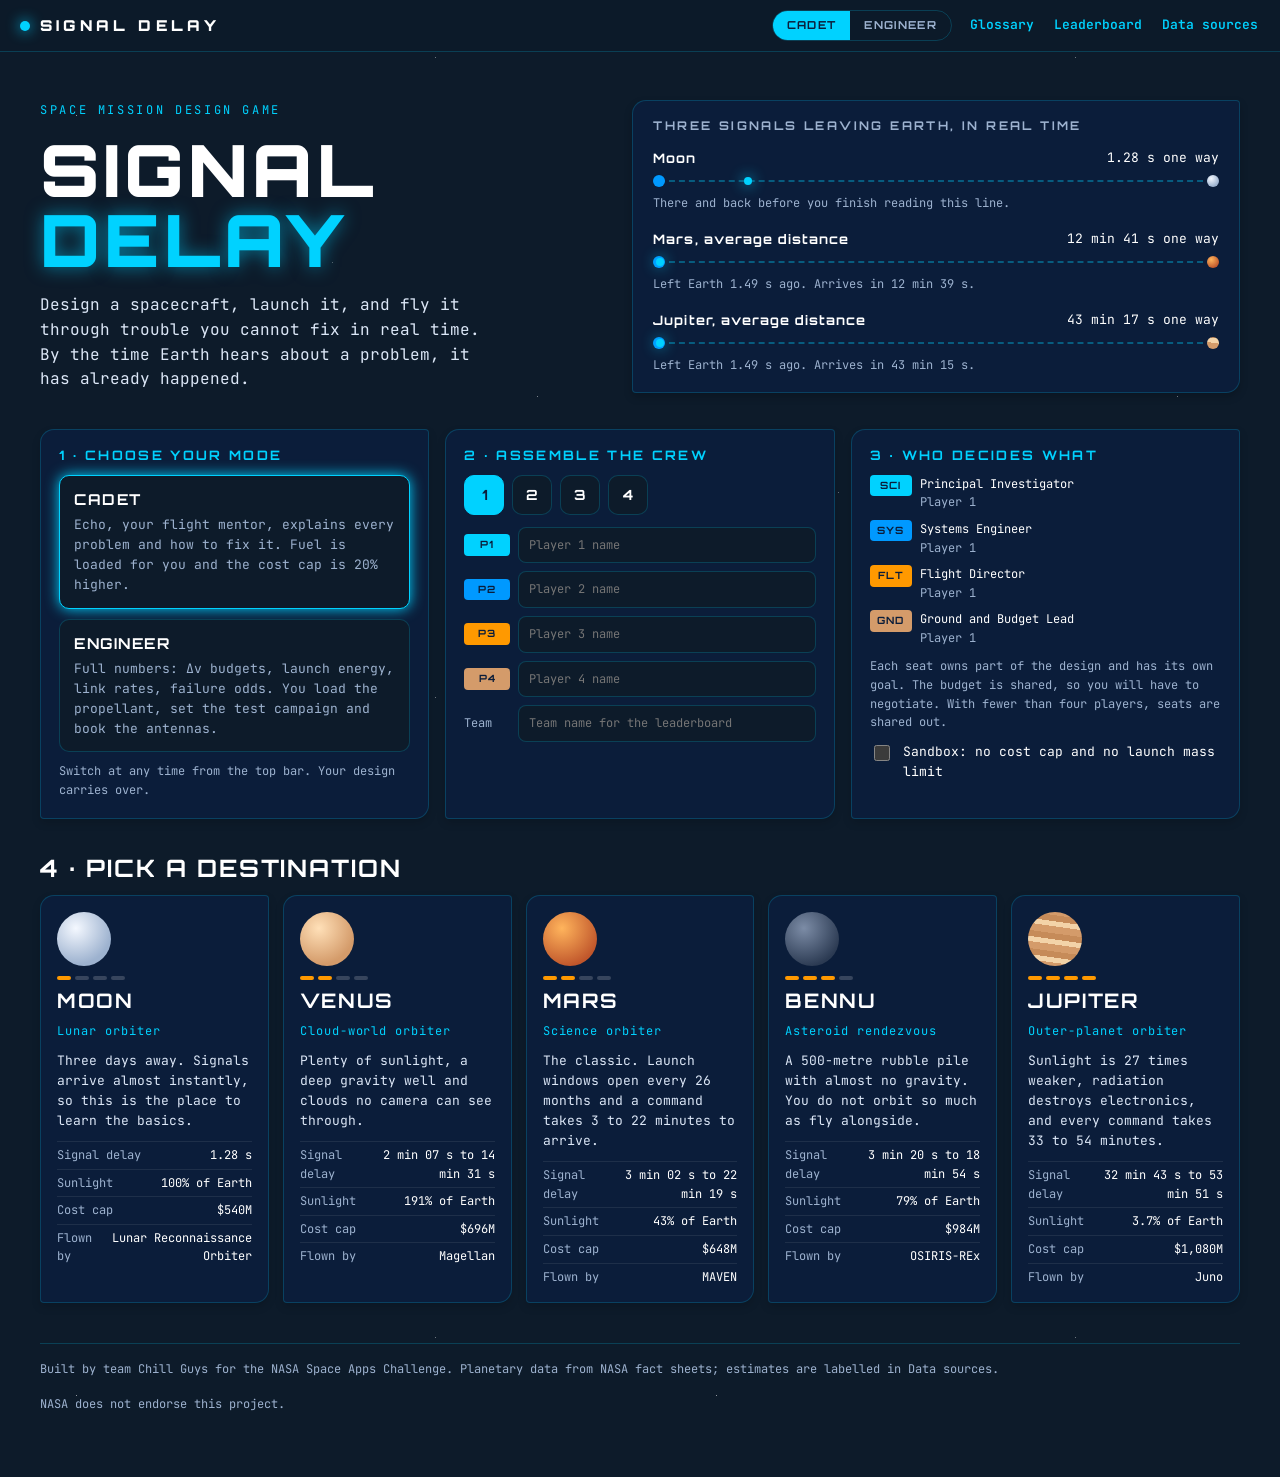
<file: team-documents/Signal Delay.html>
<!DOCTYPE html>
<html lang="en">
<head>
<meta charset="utf-8">
<meta name="viewport" content="width=device-width, initial-scale=1">
<title>Signal Delay</title>
<link rel="preconnect" href="https://fonts.googleapis.com">
<link href="https://fonts.googleapis.com/css2?family=Orbitron:wght@700;900&amp;family=JetBrains+Mono:wght@400;600&amp;display=swap" rel="stylesheet">
<style>
/* Signal Delay. One visual world: mission control at night, built on the team style sheet.
   Layout idea: a three-zone console (step rail, decisions, live telemetry) under a thin status bar. */
:root {
  color-scheme: dark;
  --ink: #0D1B2A;        /* page */
  --navy: #0B1D3A;       /* panels */
  --navy-2: #12294F;     /* raised panels */
  --cyan: #00D2FF;       /* secondary: live values, selection, glow */
  --blue: #0099FF;       /* secondary: links, second role */
  --orange: #FF9900;     /* accent: the one action that matters */
  --amber: #FFAE00;      /* accent: caution */
  --tan: #C68B59;        /* character tone */
  --sand: #D49B6A;       /* character tone */
  --white: #FFFFFF;
  --mute: #9DB2CF;       /* secondary text, navy-biased grey */
  --line: rgba(0, 210, 255, .20);
  --bad: #FF5D6C;        /* semantic: blocked */
  --display: 'Orbitron', 'Eurostile', 'Bank Gothic', 'Trebuchet MS', sans-serif;
  --body: 'JetBrains Mono', 'DejaVu Sans Mono', 'Menlo', 'Consolas', monospace;
  --shadow-1: 0 4px 8px rgba(0, 0, 0, .20);
  --shadow-2: 0 4px 8px rgba(0, 0, 0, .15);
  --shadow-3: 0 2px 4px rgba(0, 0, 0, .10);
  --glow: 0 0 14px #00D2FF;
  --leaf: 14px 4px 14px 4px;
}
* { box-sizing: border-box; }
html, body { margin: 0; }
body {
  background: var(--ink);
  background-image: radial-gradient(1px 1px at 12% 18%, rgba(255,255,255,.55) 50%, transparent 51%), radial-gradient(1px 1px at 68% 9%, rgba(255,255,255,.4) 50%, transparent 51%), radial-gradient(1px 1px at 84% 62%, rgba(255,255,255,.45) 50%, transparent 51%), radial-gradient(1px 1px at 31% 77%, rgba(255,255,255,.35) 50%, transparent 51%), radial-gradient(1px 1px at 52% 41%, rgba(255,255,255,.3) 50%, transparent 51%);
  background-size: 640px 640px;
  color: var(--white); font-family: var(--body); font-size: 14px; line-height: 1.55;
  -webkit-font-smoothing: antialiased;
}
h1, h2, h3, h4 { font-family: var(--display); font-weight: 700; line-height: 1.1; margin: 0; text-wrap: balance; letter-spacing: .02em; }
p { margin: 0; }
a { color: var(--cyan); font-weight: 600; }
button { font: inherit; color: inherit; cursor: pointer; }
:focus-visible { outline: 2px solid var(--amber); outline-offset: 2px; }
.num { font-variant-numeric: tabular-nums; }
.mute { color: var(--mute); }
.eng-only { display: none; }
body.engineer .eng-only { display: revert; }
body.engineer .cadet-only { display: none; }

/* ---------- status bar ---------- */
.bar { position: sticky; top: 0; z-index: 30; display: flex; align-items: center; gap: 16px; flex-wrap: wrap; padding: 10px 20px; background: rgba(13, 27, 42, .94); border-bottom: 1px solid var(--line); backdrop-filter: blur(6px); }
.brand { font-family: var(--display); font-weight: 900; letter-spacing: .28em; font-size: 15px; background: none; border: 0; padding: 0; display: flex; align-items: center; gap: 10px; }
.brand i { width: 10px; height: 10px; border-radius: 50%; background: var(--cyan); box-shadow: var(--glow); display: inline-block; }
.bar .spacer { flex: 1; }
.owlt { display: flex; align-items: baseline; gap: 8px; font-size: 12px; color: var(--mute); }
.owlt b { color: var(--cyan); font-size: 14px; }
.seg { display: inline-flex; border: 1px solid var(--line); border-radius: 999px; overflow: hidden; }
.seg button { background: none; border: 0; padding: 6px 14px; font-family: var(--display); font-weight: 700; font-size: 11px; letter-spacing: .12em; color: var(--mute); }
.seg button[aria-pressed="true"] { background: var(--cyan); color: var(--navy); }
.link { background: none; border: 0; color: var(--cyan); font-weight: 600; padding: 4px 2px; font-size: 13px; }
.link:hover { text-decoration: underline; }

/* ---------- buttons ---------- */
.btn { font-family: var(--display); font-weight: 700; font-size: 14px; letter-spacing: .08em; padding: 12px 22px; border-radius: var(--leaf); border: 1px solid var(--cyan); background: transparent; color: var(--cyan); box-shadow: var(--shadow-3); transition: box-shadow .15s, transform .15s; }
.btn:hover { box-shadow: var(--glow); }
.btn.primary { background: var(--orange); border-color: var(--orange); color: var(--navy); }
.btn.primary:hover { box-shadow: 0 0 14px var(--orange); }
.btn[disabled] { opacity: .4; cursor: not-allowed; box-shadow: none; }
.btn.small { font-size: 11px; padding: 8px 14px; }

/* ---------- home ---------- */
.wrap { max-width: 1240px; margin: 0 auto; padding: 0 20px 64px; }
.hero { display: grid; grid-template-columns: minmax(0, 1fr) minmax(0, 1.1fr); gap: 40px; align-items: center; padding: 48px 0 36px; }
.eyebrow { font-size: 12px; letter-spacing: .22em; text-transform: uppercase; color: var(--cyan); margin-bottom: 14px; }
.display { font-size: clamp(44px, 8vw, 72px); font-weight: 900; letter-spacing: .06em; text-transform: uppercase; line-height: .98; }
.display span { color: var(--cyan); text-shadow: 0 0 18px rgba(0, 210, 255, .55); }
.lede { font-size: 16px; max-width: 46ch; margin-top: 18px; color: #DCE7F7; }
.lanes { background: var(--navy); border: 1px solid var(--line); border-radius: var(--leaf); padding: 18px 20px; box-shadow: var(--shadow-1); display: grid; gap: 16px; }
.lanes h2 { font-size: 12px; letter-spacing: .2em; color: var(--mute); }
.lane { display: grid; gap: 6px; }
.lane-top { display: flex; justify-content: space-between; gap: 12px; font-size: 13px; }
.lane-top b { font-family: var(--display); letter-spacing: .08em; }
.track { position: relative; height: 14px; }
.track::before { content: ''; position: absolute; left: 6px; right: 6px; top: 6px; border-top: 2px dashed rgba(0, 210, 255, .35); }
.track .earth, .track .body { position: absolute; top: 1px; width: 12px; height: 12px; border-radius: 50%; }
.track .earth { left: 0; background: var(--blue); }
.track .body { right: 0; background: var(--sand); }
.track .pulse { position: absolute; top: 3px; width: 8px; height: 8px; margin-left: -4px; border-radius: 50%; background: var(--cyan); box-shadow: var(--glow); }
.lane small { color: var(--mute); font-size: 12px; }

.setup { display: grid; grid-template-columns: repeat(3, minmax(0, 1fr)); gap: 16px; margin-bottom: 36px; }
.panel { background: var(--navy); border: 1px solid var(--line); border-radius: var(--leaf); padding: 18px; box-shadow: var(--shadow-2); }
.panel h3 { font-size: 13px; letter-spacing: .18em; text-transform: uppercase; color: var(--cyan); margin-bottom: 12px; }
.modes { display: grid; gap: 10px; }
.mode { text-align: left; background: var(--ink); border: 1px solid var(--line); border-radius: 10px; padding: 12px 14px; display: grid; gap: 4px; }
.mode b { font-family: var(--display); letter-spacing: .1em; font-size: 15px; }
.mode span { color: var(--mute); font-size: 13px; }
.mode[aria-pressed="true"] { border-color: var(--cyan); box-shadow: var(--glow); }
.count { display: flex; gap: 8px; margin-bottom: 12px; }
.count button { width: 40px; height: 40px; border-radius: 10px; border: 1px solid var(--line); background: var(--ink); font-family: var(--display); font-weight: 700; }
.count button[aria-pressed="true"] { background: var(--cyan); color: var(--navy); border-color: var(--cyan); }
.crew { display: grid; gap: 8px; }
.crew label { display: grid; grid-template-columns: 46px 1fr; align-items: center; gap: 8px; font-size: 12px; }
input[type="text"] { width: 100%; background: var(--ink); border: 1px solid var(--line); border-radius: 8px; color: var(--white); font: inherit; padding: 8px 10px; }
.tagrole { font-family: var(--display); font-weight: 700; font-size: 10px; letter-spacing: .1em; padding: 3px 6px; border-radius: 4px; color: var(--navy); text-align: center; }
.r-pi { background: var(--cyan); } .r-se { background: var(--blue); } .r-fd { background: var(--orange); } .r-ops { background: var(--sand); }
.check { display: flex; gap: 10px; align-items: flex-start; font-size: 13px; }
.check input { width: 18px; height: 18px; accent-color: var(--cyan); margin-top: 2px; }

.sec-title { display: flex; align-items: baseline; justify-content: space-between; gap: 16px; flex-wrap: wrap; margin: 0 0 14px; }
.sec-title h2 { font-size: 24px; text-transform: uppercase; letter-spacing: .08em; }
.missions { display: grid; grid-template-columns: repeat(5, minmax(0, 1fr)); gap: 14px; }
.mission { text-align: left; background: var(--navy); border: 1px solid var(--line); border-radius: var(--leaf); padding: 16px; display: grid; gap: 10px; align-content: start; box-shadow: var(--shadow-2); transition: box-shadow .15s, transform .15s; }
.mission:hover { box-shadow: var(--glow); transform: translateY(-2px); }
.mission .planet { width: 54px; height: 54px; border-radius: 50%; }
.mission h3 { font-size: 20px; letter-spacing: .08em; text-transform: uppercase; }
.mission .tag { color: var(--cyan); font-size: 12px; letter-spacing: .08em; }
.mission p { color: #DCE7F7; font-size: 13px; }
.mission dl { margin: 0; display: grid; gap: 4px; font-size: 12px; }
.mission dl div { display: flex; justify-content: space-between; gap: 8px; border-top: 1px solid rgba(255,255,255,.08); padding-top: 4px; }
.mission dt { color: var(--mute); } .mission dd { margin: 0; text-align: right; }
.level { display: flex; gap: 4px; } .level i { width: 14px; height: 4px; background: rgba(255,255,255,.18); border-radius: 2px; } .level i.on { background: var(--orange); }
.foot { margin-top: 40px; padding-top: 16px; border-top: 1px solid var(--line); color: var(--mute); font-size: 12px; display: flex; gap: 16px; flex-wrap: wrap; justify-content: space-between; }

/* ---------- design console ---------- */
.console { display: grid; grid-template-columns: 210px minmax(0, 1fr) 340px; gap: 18px; max-width: 1400px; margin: 0 auto; padding: 18px 20px 64px; align-items: start; }
.rail { position: sticky; top: 64px; display: grid; gap: 6px; }
.rail .mname { font-family: var(--display); font-size: 18px; letter-spacing: .1em; text-transform: uppercase; }
.rail .cml { font-size: 11px; color: var(--amber); letter-spacing: .06em; margin: 2px 0 10px; }
.stepbtn { display: grid; grid-template-columns: 26px 1fr auto; gap: 8px; align-items: center; text-align: left; background: none; border: 1px solid transparent; border-radius: 10px; padding: 8px 8px; }
.stepbtn .n { width: 26px; height: 26px; border-radius: 50%; border: 1px solid var(--line); display: grid; place-items: center; font-family: var(--display); font-size: 11px; font-weight: 700; color: var(--mute); }
.stepbtn .t { font-size: 13px; } .stepbtn .s { display: block; font-size: 10px; color: var(--mute); letter-spacing: .08em; text-transform: uppercase; }
.stepbtn[aria-current="step"] { background: var(--navy); border-color: var(--cyan); box-shadow: var(--glow); }
.stepbtn[aria-current="step"] .n { background: var(--cyan); color: var(--navy); border-color: var(--cyan); }
.stepbtn .dot { width: 8px; height: 8px; border-radius: 50%; } .dot.bad { background: var(--bad); } .dot.warn { background: var(--amber); }
.main { display: grid; gap: 16px; min-width: 0; }
.stephead { display: flex; justify-content: space-between; gap: 16px; align-items: flex-end; flex-wrap: wrap; }
.stephead h2 { font-size: 32px; text-transform: uppercase; letter-spacing: .06em; }
.stephead .why { color: #DCE7F7; max-width: 62ch; margin-top: 8px; font-size: 14px; }
.owner { display: flex; align-items: center; gap: 8px; font-size: 12px; color: var(--mute); }
.group { display: grid; gap: 10px; }
.group > h3 { font-size: 13px; letter-spacing: .18em; text-transform: uppercase; color: var(--cyan); display: flex; gap: 10px; align-items: baseline; flex-wrap: wrap; }
.group > h3 small { font-family: var(--body); font-weight: 400; letter-spacing: 0; text-transform: none; color: var(--mute); font-size: 12px; }
.group > p.note { color: var(--mute); font-size: 13px; max-width: 70ch; }
.opts { display: grid; grid-template-columns: repeat(auto-fill, minmax(230px, 1fr)); gap: 10px; }
.opt { text-align: left; background: var(--navy); border: 1px solid var(--line); border-radius: var(--leaf); padding: 12px 14px; display: grid; gap: 6px; align-content: start; box-shadow: var(--shadow-3); transition: box-shadow .15s, border-color .15s; }
.opt:hover { border-color: var(--cyan); }
.opt.sel { border-color: var(--cyan); box-shadow: var(--glow); background: var(--navy-2); }
.opt.dim { opacity: .55; }
.opt-h { font-family: var(--display); font-weight: 700; font-size: 14px; letter-spacing: .04em; display: flex; justify-content: space-between; gap: 8px; }
.opt-h em { font-style: normal; font-family: var(--body); font-size: 11px; font-weight: 400; color: var(--navy); background: var(--cyan); border-radius: 4px; padding: 1px 6px; align-self: start; white-space: nowrap; }
.opt-d { color: #DCE7F7; font-size: 13px; }
.opt-n { color: var(--amber); font-size: 12px; }
.chips { display: flex; flex-wrap: wrap; gap: 4px 6px; }
.chip { font-size: 11px; border: 1px solid rgba(255,255,255,.16); border-radius: 4px; padding: 1px 6px; color: var(--mute); }
.chip b { color: var(--white); font-weight: 600; }
.src { font-size: 10px; letter-spacing: .06em; text-transform: uppercase; border-radius: 3px; padding: 1px 5px; border: 1px solid var(--line); color: var(--cyan); }
.src.est { color: var(--amber); border-color: rgba(255, 174, 0, .4); }
.slider { background: var(--navy); border: 1px solid var(--line); border-radius: var(--leaf); padding: 12px 14px; display: grid; gap: 6px; }
.slider label { display: flex; justify-content: space-between; gap: 12px; font-size: 13px; }
.slider output { color: var(--cyan); font-weight: 600; }
.slider small { color: var(--mute); font-size: 12px; }
input[type="range"] { width: 100%; accent-color: var(--cyan); }
.stepper { display: inline-flex; align-items: center; gap: 10px; }
.stepper button { width: 34px; height: 34px; border-radius: 8px; border: 1px solid var(--line); background: var(--ink); font-weight: 700; }
.navrow { display: flex; justify-content: space-between; gap: 12px; margin-top: 8px; }
.table { width: 100%; border-collapse: collapse; font-size: 13px; }
.table th, .table td { text-align: left; padding: 6px 8px; border-bottom: 1px solid rgba(255,255,255,.08); }
.table th { color: var(--mute); font-weight: 400; font-size: 11px; letter-spacing: .08em; text-transform: uppercase; }
.table td.r, .table th.r { text-align: right; }
.scroll { overflow-x: auto; }
details.numbers { background: var(--navy); border: 1px dashed var(--line); border-radius: 10px; padding: 10px 14px; }
details.numbers summary { cursor: pointer; font-family: var(--display); font-size: 12px; letter-spacing: .14em; text-transform: uppercase; color: var(--cyan); }
.plot { background: var(--navy); border: 1px solid var(--line); border-radius: var(--leaf); padding: 8px; }
.plot canvas { width: 100%; height: 240px; display: block; }

/* ---------- telemetry ---------- */
.tele { position: sticky; top: 64px; display: grid; gap: 12px; }
.tip { display: grid; grid-template-columns: 54px 1fr; gap: 10px; align-items: start; background: var(--navy-2); border: 1px solid var(--line); border-radius: var(--leaf); padding: 10px 12px; }
.tip svg { width: 54px; height: 54px; }
.tip b { font-family: var(--display); font-size: 11px; letter-spacing: .14em; color: var(--sand); display: block; }
.tip p { font-size: 13px; }
.tip p + p { color: var(--mute); margin-top: 4px; }
.craft { background: var(--navy); border: 1px solid var(--line); border-radius: var(--leaf); padding: 6px; }
.craft svg { width: 100%; height: auto; display: block; }
.meters { background: var(--navy); border: 1px solid var(--line); border-radius: var(--leaf); padding: 12px 14px; display: grid; gap: 10px; }
.meter { display: grid; gap: 3px; }
.meter-top { display: flex; justify-content: space-between; gap: 8px; font-size: 12px; }
.meter-top b { font-family: var(--display); letter-spacing: .1em; font-size: 11px; text-transform: uppercase; }
.meter-top span { color: var(--mute); }
.mbar { position: relative; height: 8px; background: rgba(255,255,255,.08); border-radius: 4px; overflow: hidden; }
.mbar i { position: absolute; left: 0; top: 0; bottom: 0; border-radius: 4px; background: var(--cyan); transition: width .25s; }
.mbar u { position: absolute; top: -2px; bottom: -2px; width: 2px; background: rgba(255,255,255,.6); }
.meter.tight .mbar i { background: var(--amber); } .meter.bad .mbar i { background: var(--bad); }
.meter small { font-size: 11px; color: var(--mute); }
.meter.tight small { color: var(--amber); } .meter.bad small { color: var(--bad); }
.forecast { display: flex; justify-content: space-between; align-items: center; gap: 10px; background: var(--navy); border: 1px solid var(--line); border-radius: var(--leaf); padding: 10px 14px; }
.forecast b { font-family: var(--display); font-size: 24px; color: var(--cyan); }
.forecast span { font-size: 12px; color: var(--mute); }
.goals { background: var(--navy); border: 1px solid var(--line); border-radius: var(--leaf); padding: 12px 14px; display: grid; gap: 8px; }
.goals h3 { font-size: 11px; letter-spacing: .16em; text-transform: uppercase; color: var(--mute); }
.goal { display: grid; grid-template-columns: 42px 1fr 18px; gap: 8px; align-items: start; font-size: 12px; }
.tick { font-weight: 700; } .tick.ok { color: var(--cyan); } .tick.no { color: var(--mute); }

/* ---------- review ---------- */
.reqs { display: grid; gap: 6px; }
.req { display: grid; grid-template-columns: 22px 1fr auto; gap: 8px; align-items: center; background: var(--navy); border: 1px solid rgba(255,255,255,.08); border-radius: 8px; padding: 8px 10px; font-size: 13px; }
.req.ok { border-color: rgba(0, 210, 255, .35); } .req.no { border-color: rgba(255, 174, 0, .45); }
.issue { background: var(--navy); border-left: 4px solid var(--cyan); border-radius: 4px 10px 10px 4px; padding: 10px 12px; display: grid; gap: 4px; }
.issue.block { border-left-color: var(--bad); } .issue.warn { border-left-color: var(--amber); }
.issue b { font-family: var(--display); font-size: 13px; letter-spacing: .04em; }
.issue .k { font-size: 10px; letter-spacing: .14em; text-transform: uppercase; }
.issue.block .k { color: var(--bad); } .issue.warn .k { color: var(--amber); } .issue.info .k { color: var(--cyan); }
.issue p { font-size: 13px; color: #DCE7F7; } .issue p.fix { color: var(--mute); }
.mc { display: grid; grid-template-columns: repeat(50, 1fr); gap: 2px; }
.mc i { aspect-ratio: 1; border-radius: 50%; background: var(--cyan); opacity: .85; }
.mc i.launch { background: var(--bad); } .mc i.cruise { background: var(--amber); } .mc i.arrival { background: var(--orange); } .mc i.ops { background: var(--tan); } .mc i.sample { background: var(--blue); }
.legend { display: flex; flex-wrap: wrap; gap: 6px 14px; font-size: 12px; color: var(--mute); }
.legend i { display: inline-block; width: 9px; height: 9px; border-radius: 50%; margin-right: 5px; }
.poll { display: flex; flex-wrap: wrap; gap: 8px; }
.poll button { border: 1px solid var(--line); background: var(--ink); border-radius: 10px; padding: 8px 12px; display: grid; gap: 2px; text-align: left; min-width: 150px; }
.poll button b { font-family: var(--display); font-size: 13px; letter-spacing: .1em; }
.poll button[aria-pressed="true"] { border-color: var(--cyan); box-shadow: var(--glow); }
.poll button[aria-pressed="true"] b { color: var(--cyan); }
.launchrow { display: flex; gap: 14px; align-items: center; flex-wrap: wrap; }
.spend { display: flex; height: 16px; border-radius: 4px; overflow: hidden; }
.spend i { display: block; }

/* ---------- flight ---------- */
.flight { max-width: 1280px; margin: 0 auto; padding: 18px 20px 64px; display: grid; grid-template-columns: minmax(0, 1fr) 320px; gap: 18px; align-items: start; }
.phases { grid-column: 1 / -1; display: flex; gap: 8px; flex-wrap: wrap; align-items: center; }
.phase { font-family: var(--display); font-size: 11px; letter-spacing: .14em; text-transform: uppercase; padding: 6px 12px; border: 1px solid var(--line); border-radius: 999px; color: var(--mute); }
.phase.on { background: var(--cyan); color: var(--navy); border-color: var(--cyan); box-shadow: var(--glow); } .phase.done { color: var(--cyan); }
.stage { position: relative; background: #060F1C; border: 1px solid var(--line); border-radius: var(--leaf); overflow: hidden; box-shadow: var(--shadow-1); }
.stage canvas { width: 100%; height: 520px; display: block; }
.hud { position: absolute; left: 14px; top: 12px; display: grid; gap: 2px; pointer-events: none; }
.hud .big { font-family: var(--display); font-size: 22px; color: var(--cyan); text-shadow: 0 0 12px rgba(0,210,255,.5); }
.hud small { color: var(--mute); font-size: 11px; letter-spacing: .14em; text-transform: uppercase; }
.hud .clock { margin-top: 8px; font-size: 13px; }
.ctrl { position: absolute; right: 12px; bottom: 12px; display: flex; gap: 8px; }
.side { display: grid; gap: 12px; }
.log { background: var(--navy); border: 1px solid var(--line); border-radius: var(--leaf); padding: 12px 14px; max-height: 420px; overflow: auto; display: grid; gap: 8px; align-content: start; }
.log h3 { font-size: 11px; letter-spacing: .16em; text-transform: uppercase; color: var(--mute); }
.log p { font-size: 13px; border-left: 2px solid var(--line); padding-left: 8px; }
.log p.bad { border-color: var(--bad); } .log p.good { border-color: var(--cyan); } .log p.warn { border-color: var(--amber); }
.log p small { display: block; color: var(--mute); font-size: 11px; }
.crisis { position: fixed; inset: 0; z-index: 40; background: rgba(6, 15, 28, .88); display: grid; place-items: center; padding: 16px; overflow: auto; }
.crisis-card { width: min(680px, 100%); margin: auto; background: var(--navy); border: 1px solid var(--amber); border-radius: var(--leaf); padding: 18px 20px; display: grid; gap: 12px; box-shadow: 0 0 22px rgba(255, 174, 0, .35); }
.crisis-card .k { font-size: 11px; letter-spacing: .18em; text-transform: uppercase; color: var(--amber); }
.crisis-card h3 { font-size: 24px; text-transform: uppercase; letter-spacing: .04em; }
.crisis-card .real { font-size: 12px; color: var(--mute); border-left: 2px solid var(--tan); padding-left: 10px; }
.crisis-card .delay { font-size: 13px; color: var(--cyan); }
.choice { text-align: left; background: var(--ink); border: 1px solid var(--line); border-radius: 10px; padding: 10px 12px; display: grid; gap: 3px; width: 100%; }
.choice:hover:not([disabled]) { border-color: var(--cyan); box-shadow: var(--glow); }
.choice b { font-size: 14px; } .choice span { font-size: 12px; color: var(--mute); } .choice em { font-style: normal; font-size: 12px; color: var(--amber); }
.choice[disabled] { opacity: .45; cursor: not-allowed; }
.transit { display: grid; gap: 8px; }
.transit .track { height: 14px; }
.outcome { font-size: 14px; }

/* ---------- debrief ---------- */
.debrief { max-width: 1180px; margin: 0 auto; padding: 24px 20px 64px; display: grid; gap: 22px; }
.verdict { display: grid; grid-template-columns: minmax(0, 1fr) auto; gap: 24px; align-items: center; background: var(--navy); border: 1px solid var(--line); border-radius: var(--leaf); padding: 24px; box-shadow: var(--shadow-1); }
.verdict.success { border-color: var(--cyan); box-shadow: var(--glow); } .verdict.failure { border-color: var(--bad); } .verdict.partial { border-color: var(--amber); }
.verdict h1 { font-size: clamp(30px, 5vw, 56px); text-transform: uppercase; letter-spacing: .05em; }
.verdict.success h1 { color: var(--cyan); } .verdict.failure h1 { color: var(--bad); } .verdict.partial h1 { color: var(--amber); }
.verdict p { margin-top: 10px; max-width: 60ch; color: #DCE7F7; font-size: 15px; }
.scorebox { text-align: right; }
.scorebox .n { font-family: var(--display); font-weight: 900; font-size: 64px; line-height: 1; }
.scorebox .of { color: var(--mute); font-size: 12px; }
.stars { color: var(--orange); font-size: 22px; letter-spacing: 4px; } .stars s { color: rgba(255,255,255,.18); text-decoration: none; }
.rank { font-family: var(--display); font-size: 12px; letter-spacing: .16em; text-transform: uppercase; color: var(--mute); }
.cols { display: grid; grid-template-columns: repeat(2, minmax(0, 1fr)); gap: 18px; }
.brk { display: grid; gap: 8px; }
.brk-row { display: grid; grid-template-columns: 180px 1fr 84px; gap: 10px; align-items: center; font-size: 13px; }
.chain { display: flex; flex-wrap: wrap; gap: 6px; align-items: stretch; }
.link-box { background: var(--ink); border: 1px solid var(--line); border-radius: 8px; padding: 8px 10px; min-width: 96px; }
.link-box small { display: block; color: var(--mute); font-size: 10px; letter-spacing: .1em; text-transform: uppercase; }
.link-box b { font-family: var(--display); font-size: 16px; }
.link-box.low b { color: var(--amber); } .link-box.end b { color: var(--cyan); }
.chain .x { align-self: center; color: var(--mute); }
.comic { display: grid; grid-template-columns: repeat(4, minmax(0, 1fr)); gap: 10px; }
.comic figure { margin: 0; background: var(--white); color: var(--navy); border: 3px solid var(--navy); outline: 1px solid var(--cyan); border-radius: 4px 14px 4px 14px; overflow: hidden; display: grid; grid-template-rows: auto 1fr; }
.comic svg { width: 100%; height: auto; display: block; background: #EAF4FF; }
.comic figcaption { padding: 8px 10px 10px; font-size: 12px; line-height: 1.4; border-top: 3px solid var(--navy); }
.comic figcaption b { font-family: var(--display); display: block; font-size: 11px; letter-spacing: .12em; text-transform: uppercase; color: var(--blue); margin-bottom: 2px; }
.actions { display: flex; gap: 12px; flex-wrap: wrap; align-items: center; }
.code { display: flex; gap: 8px; flex-wrap: wrap; align-items: center; }
.code input { flex: 1; min-width: 200px; font-size: 12px; }
.toast { color: var(--cyan); font-size: 12px; }

/* ---------- modal ---------- */
.modal { position: fixed; inset: 0; z-index: 50; background: rgba(6, 15, 28, .85); display: grid; place-items: center; padding: 16px; }
.modal-card { width: min(760px, 100%); max-height: min(86vh, 800px); overflow: auto; background: var(--navy); border: 1px solid var(--cyan); border-radius: var(--leaf); padding: 20px 22px; display: grid; gap: 14px; box-shadow: var(--glow); }
.modal-card h2 { font-size: 24px; text-transform: uppercase; letter-spacing: .06em; }
.modal-card dl { margin: 0; display: grid; gap: 10px; }
.modal-card dt { font-family: var(--display); font-size: 13px; letter-spacing: .06em; color: var(--cyan); }
.modal-card dd { margin: 2px 0 0; font-size: 13px; color: #DCE7F7; max-width: 68ch; }
.modal-card ul { margin: 0; padding-left: 18px; display: grid; gap: 6px; font-size: 13px; }

/* ---------- responsive ---------- */
@media (max-width: 1100px) {
  .console { grid-template-columns: minmax(0, 1fr) 320px; }
  .rail { position: static; grid-column: 1 / -1; grid-auto-flow: column; grid-auto-columns: max-content; overflow-x: auto; padding-bottom: 6px; }
  .rail .head { display: none; }
  .missions { grid-template-columns: repeat(3, minmax(0, 1fr)); }
  .comic { grid-template-columns: repeat(2, minmax(0, 1fr)); }
}
@media (max-width: 820px) {
  .hero { grid-template-columns: 1fr; padding-top: 28px; gap: 24px; }
  .setup, .cols { grid-template-columns: 1fr; }
  .missions { grid-template-columns: repeat(2, minmax(0, 1fr)); }
  .console { grid-template-columns: 1fr; }
  .tele { position: static; order: 2; }
  .main { order: 3; }
  .flight { grid-template-columns: 1fr; }
  .stage canvas { height: 380px; }
  .verdict { grid-template-columns: 1fr; } .scorebox { text-align: left; }
  .stephead h2 { font-size: 24px; }
  .brk-row { grid-template-columns: 96px 1fr 60px; }
}
@media (max-width: 460px) {
  .missions { grid-template-columns: 1fr; }
  .comic { grid-template-columns: 1fr; }
  .bar { padding: 8px 16px; gap: 10px; }
  .owlt span { display: none; }
}
@media (prefers-reduced-motion: reduce) { * { transition: none !important; animation: none !important; } }

</style>
</head>
<body class="cadet">
<div id="app"></div>
<script>
/* Signal Delay — simulation engine. Pure functions, no DOM. Runs in the browser and in Node.
   Every number is tagged in SOURCES below as NASA-published, computed, or a game estimate. */
(function (root) {
  'use strict';

  var K = {
    g0: 9.80665,            // m/s², SI exact
    AU: 149597870.7,        // km, IAU 2012
    c: 299792.458,          // km/s, SI exact
    S0: 1361.0,             // W/m² at 1 AU, NASA Earth Fact Sheet
    muSun: 1.32712e11,      // km³/s²
    etaSolar: 0.20,         // system efficiency, calibrated to MAVEN (12 m² → 1,150–1,700 W at Mars)
    tankFrac: 0.12,         // tank mass per kg of propellant (game approximation)
    growth: 0.30,           // concept-stage mass growth allowance
    dod: 0.30,              // usable battery depth of discharge (game estimate)
    tcm: 50,                // m/s reserved for trajectory corrections
    dsnRate: 1057,          // $/hour base DSN aperture fee (FY09)
    linkRef: { kbps: 500, pt: 100, d: 3, dist: 400e6 } // MRO anchor: 100 W, 3 m dish, 34 m station, 400 million km
  };

  /* ---------- orbital mechanics ---------- */
  function hohmann(r1, r2) {
    var mu = K.muSun, at = (r1 + r2) / 2;
    var v1 = Math.sqrt(mu / r1), v2 = Math.sqrt(mu / r2);
    var vd = Math.sqrt(mu * (2 / r1 - 1 / at)), va = Math.sqrt(mu * (2 / r2 - 1 / at));
    return { c3: Math.pow(vd - v1, 2), tof: Math.PI * Math.sqrt(at * at * at / mu) / 86400, vinf: Math.abs(v2 - va) };
  }
  // Faster, non-Hohmann transfer: leave tangentially, aim past the target orbit, cross it early.
  function fastTransfer(r1, r2, f) {
    var mu = K.muSun, outward = r2 > r1, X = outward ? r2 * f : r2 / f;
    var a = (r1 + X) / 2, e = Math.abs(X - r1) / (X + r1), p = a * (1 - e * e);
    var cosnu = Math.max(-1, Math.min(1, (p / r2 - 1) / e)), nu = Math.acos(cosnu);
    var E = 2 * Math.atan(Math.sqrt((1 - e) / (1 + e)) * Math.tan(nu / 2));
    var n = Math.sqrt(mu / (a * a * a)), tPeri = (E - e * Math.sin(E)) / n, T = 2 * Math.PI / n;
    var tof = outward ? tPeri : T / 2 - tPeri;
    var v1c = Math.sqrt(mu / r1), vd = Math.sqrt(mu * (2 / r1 - 1 / a));
    var v = Math.sqrt(mu * (2 / r2 - 1 / a)), gamma = Math.atan2(e * Math.sin(nu), 1 + e * Math.cos(nu)), vp = Math.sqrt(mu / r2);
    return { c3: Math.pow(vd - v1c, 2), tof: tof / 86400, vinf: Math.sqrt(v * v + vp * vp - 2 * v * vp * Math.cos(gamma)) };
  }
  // Δv (km/s) to brake from a hyperbolic approach into an orbit hp × ha (altitudes, km).
  function captureDv(mu, R, vinf, hp, ha) {
    var rp = R + hp, ra = R + ha, a = (rp + ra) / 2;
    return Math.sqrt(vinf * vinf + 2 * mu / rp) - Math.sqrt(mu * (2 / rp - 1 / a));
  }

  /* ---------- destinations (NASA Planetary Fact Sheet values) ---------- */
  var DEST = {
    moon: {
      name: 'Moon', tag: 'Lunar orbiter', level: 1, sunAU: 1.0, mu: 4902.8, R: 1738.1,
      dMin: 0.3633e6, dMax: 0.4055e6, rSun: K.AU, heater: 40, nominalYears: 1, deadline: 7, budget: 450,
      blurb: 'Three days away. Signals arrive almost instantly, so this is the place to learn the basics.',
      real: 'lro',
      objectives: [
        { key: 'surf', title: 'Map future landing sites', goal: 10, hint: 'Sharp images and terrain heights. A low orbit matters most.' },
        { key: 'ice', title: 'Hunt for polar water ice', goal: 10.5, hint: 'Ice hides in permanent shadow. Cameras cannot see it; neutrons and radar can.' },
        { key: 'env', title: 'Measure radiation for astronauts', goal: 10, hint: 'Particle and field instruments. Small, light and low on data.' }
      ],
      traj: [
        { id: 'direct', name: 'Direct transfer', c3: -2.0, tof: 4.5, vinf: 0.80, dsm: 0, est: false, desc: 'Four and a half days, the route Lunar Reconnaissance Orbiter flew.' },
        { id: 'lowenergy', name: 'Low-energy transfer', c3: -0.7, tof: 110, vinf: 0.20, dsm: 20, est: true, desc: 'Drift out past the Moon and fall back. Slow, but the braking burn is smaller (GRAIL and CAPSTONE style).' }
      ],
      orbits: [
        { id: 'low', name: 'Low polar, 50 km', hp: 50, ha: 50, sci: { surf: 1.0, ice: 1.0, env: 0.9 }, ecl: 0.8, sk: 150, rad: 1, desc: 'The LRO mapping orbit. Best detail, but lumpy lunar gravity costs 150 m/s of station-keeping every year.' },
        { id: 'ellip', name: 'Elliptical polar, 50 × 5,000 km', hp: 50, ha: 5000, sci: { surf: 0.65, ice: 0.7, env: 1.0 }, ecl: 1.2, sk: 20, rad: 1, desc: 'Dips low over one pole. Cheaper to reach and to hold.' },
        { id: 'high', name: 'High circular, 2,000 km', hp: 2000, ha: 2000, sci: { surf: 0.4, ice: 0.35, env: 0.95 }, ecl: 1.5, sk: 5, rad: 1, desc: 'Stable and easy. Too far for sharp imaging.' }
      ]
    },
    venus: {
      name: 'Venus', tag: 'Cloud-world orbiter', level: 2, sunAU: 108.2e6 / K.AU, mu: 324859, R: 6051.8,
      dMin: 38.2e6, dMax: 261.0e6, rSun: 108.2e6, heater: 20, nominalYears: 1.5, deadline: 8, budget: 580,
      blurb: 'Plenty of sunlight, a deep gravity well and clouds no camera can see through.',
      real: 'magellan',
      objectives: [
        { key: 'surf', title: 'See beneath the clouds', goal: 9, hint: 'Only radar reaches the surface. Cameras score nothing here.' },
        { key: 'atm', title: 'Study the runaway greenhouse', goal: 10.5, hint: 'Spectrometers and a radiometer read the atmosphere at many depths.' },
        { key: 'int', title: 'Weigh the interior', goal: 9.5, hint: 'Tiny changes in orbit speed reveal the inside. Needs a dish antenna.' }
      ],
      orbits: [
        { id: 'low', name: 'Low circular, 300 km', hp: 300, ha: 300, sci: { surf: 1.0, atm: 0.9, int: 1.0 }, ecl: 0.6, sk: 15, rad: 1.25, desc: 'Best radar and gravity data. The braking burn is enormous, and reflected heat stresses the spacecraft.' },
        { id: 'ellip', name: 'Elliptical, 295 × 8,460 km', hp: 295, ha: 8460, sci: { surf: 0.75, atm: 1.0, int: 0.7 }, ecl: 0.5, sk: 8, rad: 1.1, desc: 'The orbit Magellan mapped from. Much cheaper to enter.' },
        { id: 'high', name: '24-hour ellipse, 250 × 66,000 km', hp: 250, ha: 66000, sci: { surf: 0.4, atm: 0.8, int: 0.4 }, ecl: 0.4, sk: 4, rad: 1.0, desc: 'Venus Express style. Long looks at the whole planet, little detail.' }
      ]
    },
    mars: {
      name: 'Mars', tag: 'Science orbiter', level: 2, sunAU: 227.956e6 / K.AU, mu: 42828, R: 3396.2,
      dMin: 54.6e6, dMax: 401.4e6, rSun: 227.956e6, heater: 60, nominalYears: 1, deadline: 8, budget: 540,
      blurb: 'The classic. Launch windows open every 26 months and a command takes 3 to 22 minutes to arrive.',
      real: 'maven',
      objectives: [
        { key: 'atm', title: 'Find where the air went', goal: 11, hint: 'Sample the upper atmosphere directly. An orbit that dips low helps.' },
        { key: 'surf', title: 'Map the surface in detail', goal: 10, hint: 'High-resolution imaging needs steady pointing and a fast data link.' },
        { key: 'ice', title: 'Find buried water ice', goal: 10.5, hint: 'Radar and neutron counts see below the dust.' }
      ],
      orbits: [
        { id: 'low', name: 'Low circular, 300 km', hp: 300, ha: 300, sci: { atm: 0.75, surf: 1.0, ice: 1.0 }, ecl: 0.7, sk: 10, rad: 1, desc: 'A mapping orbit like Mars Reconnaissance Orbiter. Costly to enter without aerobraking.' },
        { id: 'ellip', name: 'Elliptical, 150 × 6,200 km', hp: 150, ha: 6200, sci: { atm: 1.0, surf: 0.6, ice: 0.6 }, ecl: 0.9, sk: 20, rad: 1, desc: 'MAVEN’s science orbit. Each pass skims the upper atmosphere.' },
        { id: 'high', name: 'Capture ellipse, 380 × 44,600 km', hp: 380, ha: 44600, sci: { atm: 0.55, surf: 0.3, ice: 0.25 }, ecl: 1.4, sk: 5, rad: 1, desc: 'The cheapest way to stay. Far from the planet most of the time.' }
      ]
    },
    bennu: {
      name: 'Bennu', tag: 'Asteroid rendezvous', level: 3, sunAU: 168e6 / K.AU, mu: 0, R: 0.25,
      dMin: 60e6, dMax: 340e6, rSun: 168e6, heater: 40, nominalYears: 1.5, deadline: 12, budget: 820,
      blurb: 'A 500-metre rubble pile with almost no gravity. You do not orbit so much as fly alongside.',
      real: 'orex',
      objectives: [
        { key: 'surf', title: 'Map the whole asteroid', goal: 9.5, hint: 'Cameras and a laser altimeter build the shape model.' },
        { key: 'comp', title: 'Find carbon and water', goal: 9.5, hint: 'Spectrometers identify minerals from reflected light.' },
        { key: 'samp', title: 'Bring a sample home', goal: 13.5, hint: 'Needs the sample arm, the touch-and-go plan and fuel for the trip back. Cameras and spectrometers choose the site.' }
      ],
      traj: [
        { id: 'flyby', name: 'Earth-flyby route', c3: 29.3, tof: 815, vinf: 0, dsm: 0, est: false, desc: 'The OSIRIS-REx route: one year around the Sun, an Earth gravity assist, then Bennu.' },
        { id: 'fast', name: 'Direct high-energy route', c3: 38, tof: 390, vinf: 0, dsm: 400, est: true, desc: 'Skip the flyby. Arrive a year sooner with a bigger rocket bill and a larger rendezvous burn.' }
      ],
      orbits: [
        { id: 'survey', name: 'Stand-off survey, 7 km', fixedDv: 960, sci: { surf: 0.7, comp: 0.75, samp: 0 }, ecl: 0, sk: 10, rad: 1, desc: 'Fly in formation and map from a safe distance.' },
        { id: 'close', name: 'Close orbit, 1 km', fixedDv: 990, sci: { surf: 1.0, comp: 1.0, samp: 0 }, ecl: 0.3, sk: 25, rad: 1.15, desc: 'The tightest orbit ever flown around a small body. Navigation is delicate.' },
        { id: 'tag', name: 'Touch-and-go, then return', fixedDv: 1010, ret: 300, retYears: 2.4, sci: { surf: 1.0, comp: 1.0, samp: 1.0 }, ecl: 0.3, sk: 25, rad: 1.3, sample: true, desc: 'Map, descend, touch for five seconds, leave and carry the sample to Earth.' }
      ]
    },
    jupiter: {
      name: 'Jupiter', tag: 'Outer-planet orbiter', level: 4, sunAU: 778.5e6 / K.AU, mu: 126686534, R: 71492,
      dMin: 588.5e6, dMax: 968.5e6, rSun: 778.5e6, heater: 150, nominalYears: 1.5, deadline: 13, budget: 900,
      blurb: 'Sunlight is 27 times weaker, radiation destroys electronics, and every command takes 33 to 54 minutes.',
      real: 'juno',
      objectives: [
        { key: 'atm', title: 'Measure water deep in the atmosphere', goal: 13, hint: 'A microwave radiometer sees hundreds of kilometres below the cloud tops.' },
        { key: 'env', title: 'Chart the magnetosphere and auroras', goal: 14, hint: 'Fields, particles and ultraviolet views over the poles.' },
        { key: 'int', title: 'Is there a core?', goal: 9.5, hint: 'Gravity science through the radio link, plus the magnetic field.' }
      ],
      orbits: [
        { id: 'p53', name: '53-day polar orbit', hp: 4200, ha: 8.11e6, sci: { atm: 0.85, env: 0.9, int: 0.85 }, ecl: 0, sk: 10, rad: 2.0, desc: 'Where Juno ended up. Close passes are rare, which limits the radiation dose.' },
        { id: 'p14', name: '14-day polar orbit', hp: 4200, ha: 3.273e6, sci: { atm: 1.0, env: 1.0, int: 1.0 }, ecl: 0, sk: 10, rad: 3.4, desc: 'Juno’s original plan. Four times the close passes and far more radiation.' },
        { id: 'far', name: 'Distant 200-day orbit', hp: 643000, ha: 1.9e7, sci: { atm: 0.3, env: 0.7, int: 0.25 }, ecl: 0, sk: 5, rad: 1.15, desc: 'Stays outside the worst radiation belts. Safe, and too far for most measurements.' }
      ]
    }
  };

  // Planetary transfers are computed from the fact-sheet distances (circular, coplanar orbits).
  (function buildTrajectories() {
    var H, F;
    H = hohmann(K.AU, DEST.mars.rSun); F = fastTransfer(K.AU, DEST.mars.rSun, 1.15);
    DEST.mars.traj = [
      { id: 'hohmann', name: 'Minimum-energy transfer', c3: H.c3, tof: H.tof, vinf: H.vinf, dsm: 0, est: false, desc: 'Half an ellipse around the Sun. The least fuel for the trip.' },
      { id: 'fast', name: 'Fast transfer', c3: F.c3, tof: F.tof, vinf: F.vinf, dsm: 0, est: false, desc: 'Leave harder and cross Mars’s orbit early. You arrive sooner and faster, so braking costs more.' }
    ];
    H = hohmann(K.AU, DEST.venus.rSun); F = fastTransfer(K.AU, DEST.venus.rSun, 1.12);
    DEST.venus.traj = [
      { id: 'hohmann', name: 'Minimum-energy transfer', c3: H.c3, tof: H.tof, vinf: H.vinf, dsm: 0, est: false, desc: 'Fall inward on half an ellipse. Cheapest in fuel.' },
      { id: 'fast', name: 'Fast transfer', c3: F.c3, tof: F.tof, vinf: F.vinf, dsm: 0, est: false, desc: 'A steeper dive toward the Sun. Weeks shorter, with a harder braking burn.' }
    ];
    H = hohmann(K.AU, DEST.jupiter.rSun);
    DEST.jupiter.traj = [
      { id: 'ega', name: 'Earth gravity assist', c3: 31.1, tof: 1796, vinf: H.vinf, dsm: 730, est: false, desc: 'Juno’s route: loop out past Mars, burn in deep space, swing past Earth for a free boost. Five years.' },
      { id: 'hohmann', name: 'Direct transfer', c3: H.c3, tof: H.tof, vinf: H.vinf, dsm: 0, est: false, desc: 'Straight there in under three years. Needs a huge rocket for even a small spacecraft.' }
    ];
  })();

  /* ---------- launch vehicles: payload (kg) against launch energy C3 (km²/s²) ---------- */
  var LV = {
    rideshare: { name: 'Rideshare slot', price: 22, rel: 0.985, moonOnly: true, pts: [[-2, 1000], [-0.5, 1000]], note: 'Ride along as a secondary payload, as LCROSS did on LRO’s Atlas V. Fuelled mass limit 1,000 kg, Moon only.' },
    falcon9: { name: 'Falcon 9 (booster recovered)', price: 70, rel: 0.99, pts: [[-2, 3400], [0, 3200], [10, 2500], [20, 1900], [30, 1400], [40, 950], [60, 250], [70, 0]], note: 'Cheapest full rocket. Runs out of energy quickly for distant targets.' },
    atlas401: { name: 'Atlas V 401', price: 110, rel: 0.985, pts: [[-2, 3150], [0, 3035], [10, 2530], [20, 2090], [30, 1700], [40, 1370], [60, 800], [80, 380], [95, 0]], note: 'Launched MAVEN and LRO.' },
    atlas411: { name: 'Atlas V 411', price: 125, rel: 0.985, pts: [[-2, 4050], [0, 3900], [10, 3290], [20, 2750], [30, 2280], [40, 1860], [60, 1150], [80, 600], [100, 150], [105, 0]], note: 'One strap-on booster. Launched OSIRIS-REx.' },
    atlas551: { name: 'Atlas V 551', price: 165, rel: 0.985, pts: [[-2, 6300], [0, 6100], [10, 5270], [20, 4530], [30, 3870], [40, 3280], [60, 2280], [80, 1480], [100, 850], [120, 300], [130, 0]], note: 'Five boosters. Launched Juno.' },
    fheavy: { name: 'Falcon Heavy (expended)', price: 185, rel: 0.93, pts: [[-2, 15600], [0, 15000], [10, 12300], [20, 10100], [30, 8300], [40, 6700], [60, 4300], [80, 2600], [100, 1400], [120, 500], [135, 0]], note: 'The heavy lifter. Few flights so far, so its record counts for less.' }
  };
  function lvCap(id, c3) {
    var p = LV[id].pts; if (c3 <= p[0][0]) return p[0][1];
    for (var i = 1; i < p.length; i++) if (c3 <= p[i][0]) { var t = (c3 - p[i - 1][0]) / (p[i][0] - p[i - 1][0]); return p[i - 1][1] + t * (p[i][1] - p[i - 1][1]); }
    return 0;
  }

  /* ---------- parts catalogue (masses and power from flown hardware where noted; costs are game estimates) ---------- */
  var PROP = {
    mono: { name: 'Hydrazine monopropellant', isp: 225, mass: 45, cost: 18, power: 5, desc: 'One fuel over a catalyst. Simple and dependable. MAVEN and OSIRIS-REx flew this.', risk: 0.9 },
    biprop: { name: 'Bipropellant', isp: 315, mass: 70, cost: 38, power: 8, desc: 'Fuel plus oxidiser. About 40% more push from each kilogram, with more plumbing to go wrong.', risk: 1.1 },
    ion: { name: 'Solar-electric ion engine', isp: 3000, mass: 130, cost: 70, power: 2000, lowThrust: true, desc: 'Xenon, electricity and patience. Sips propellant but pushes like a sheet of paper, so every manoeuvre takes months.', risk: 1.0 }
  };
  var BATT = {
    s: { name: 'Small, 500 Wh', wh: 500, mass: 5, cost: 1 },
    m: { name: 'Medium, 1,500 Wh', wh: 1500, mass: 14, cost: 3 },
    l: { name: 'Large, 4,000 Wh', wh: 4000, mass: 35, cost: 7 }
  };
  var ANT = {
    lga: { name: 'Low-gain antenna only', d: 0.03, mass: 2, cost: 1, desc: 'Talks in every direction, weakly. Fine near Earth.' },
    hga1: { name: '1 m dish', d: 1, mass: 9, cost: 6, desc: 'A fixed dish. The spacecraft turns to point it.' },
    hga2: { name: '2 m dish', d: 2, mass: 22, cost: 12, desc: 'Four times the data rate of the 1 m dish.' },
    hga3: { name: '3 m dish', d: 3, mass: 38, cost: 22, desc: 'The size Mars Reconnaissance Orbiter carries.' }
  };
  var TX = {
    tx15: { name: '15 W transmitter', pt: 15, dc: 40, mass: 3, cost: 4 },
    tx35: { name: '35 W transmitter', pt: 35, dc: 85, mass: 5, cost: 8 },
    tx100: { name: '100 W amplifier', pt: 100, dc: 220, mass: 8, cost: 14 }
  };
  var COMP = {
    basic: { name: 'Single computer', gb: 8, mass: 6, power: 15, cost: 8, fault: 1.8, radTol: 1.0, desc: 'No backup. A single fault can end the mission.' },
    std: { name: 'Redundant computer', gb: 32, mass: 12, power: 30, cost: 20, fault: 1.0, radTol: 0.85, desc: 'Two computers. If one fails the other takes over.' },
    rad: { name: 'Radiation-hardened redundant', gb: 128, mass: 18, power: 45, cost: 45, fault: 0.8, radTol: 0.55, desc: 'Built for harsh radiation, with far more storage.' }
  };
  var ADCS = {
    basic: { name: 'Basic pointing', mass: 18, power: 20, cost: 10, precise: false, desc: 'Three reaction wheels and Sun sensors. Good enough for antennas and wide cameras.' },
    precise: { name: 'Precision pointing', mass: 32, power: 45, cost: 28, precise: true, desc: 'Four wheels and star trackers. Telescopes, radar and lasers need this.' }
  };
  var EXTRA = {
    autonomy: { name: 'Onboard autonomy', mass: 2, power: 10, cost: 18, months: 3, desc: 'Software that diagnoses faults and acts without waiting for Earth. The longer the signal delay, the more it matters.' },
    vault: { name: 'Radiation vault', mass: 170, power: 0, cost: 28, months: 2, desc: 'A titanium box around the electronics, as on Juno. Heavy, and only worth it in intense radiation.' },
    compress: { name: 'Data compression software', mass: 0, power: 5, cost: 6, months: 1, desc: 'Shrinks science data by 40% before sending. It rescued Galileo’s mission.' }
  };
  // Science value by objective. needs: p = precision pointing, hga = a dish antenna.
  var INST = {
    cam: { name: 'Context camera', mass: 4, power: 8, cost: 6, gb: 0.5, v: { surf: 2, atm: 1, comp: 1 }, desc: 'Wide views that place every other measurement in context.' },
    hires: { name: 'High-resolution camera', mass: 65, power: 60, cost: 45, gb: 6, needs: 'p', v: { surf: 5, ice: 1, comp: 1 }, desc: 'A telescope the size of HiRISE. Stunning detail and a flood of data.' },
    ir: { name: 'Infrared spectrometer', mass: 20, power: 25, cost: 25, gb: 2, v: { comp: 5, ice: 3, surf: 2, atm: 2 }, desc: 'Reads minerals and ices from the colours our eyes cannot see.' },
    mag: { name: 'Magnetometer', mass: 3, power: 3, cost: 5, gb: 0.02, v: { env: 4, int: 3, atm: 1 }, desc: 'Measures magnetic fields. Tiny, cheap and nearly data-free.' },
    ms: { name: 'Mass spectrometer', mass: 12, power: 25, cost: 20, gb: 0.05, v: { atm: 5, comp: 2, env: 1 }, desc: 'Sniffs individual atoms and molecules, like NGIMS on MAVEN.' },
    radar: { name: 'Imaging radar', mass: 40, power: 150, cost: 60, gb: 8, needs: 'p', v: { ice: 5, surf: 4, int: 1 }, desc: 'Sees through cloud and into the ground. Hungry for power and bandwidth.' },
    lidar: { name: 'Laser altimeter', mass: 12, power: 35, cost: 18, gb: 0.3, needs: 'p', v: { surf: 3, int: 2, ice: 2 }, desc: 'Fires laser pulses and times the echo to measure terrain height.' },
    plasma: { name: 'Particle and plasma suite', mass: 10, power: 12, cost: 12, gb: 0.05, v: { env: 5, atm: 3 }, desc: 'Counts charged particles and measures their energy.' },
    mwr: { name: 'Microwave radiometer', mass: 45, power: 30, cost: 40, gb: 0.1, v: { atm: 5, int: 1 }, desc: 'Listens to heat from deep inside an atmosphere, like Juno’s MWR.' },
    uv: { name: 'Ultraviolet spectrometer', mass: 8, power: 10, cost: 14, gb: 0.2, v: { atm: 4, env: 3, comp: 1 }, desc: 'Watches upper atmospheres and auroras glow.' },
    neutron: { name: 'Neutron spectrometer', mass: 25, power: 10, cost: 15, gb: 0.02, v: { ice: 5, comp: 2 }, desc: 'Counts neutrons that hydrogen slows down. The way LRO traced lunar ice.' },
    grav: { name: 'Gravity science radio', mass: 3, power: 5, cost: 4, gb: 0, needs: 'hga', v: { int: 5 }, desc: 'Tracks tiny shifts in the radio signal as hidden mass tugs the spacecraft.' },
    tagsam: { name: 'Sample arm and return capsule', mass: 85, power: 40, cost: 95, gb: 0.1, needs: 'p', only: 'bennu', v: { samp: 10, comp: 2 }, desc: 'A touch-and-go collector and a heat-shielded capsule, as on OSIRIS-REx.' }
  };
  var SCHED = {
    fast: { name: 'Fast-track', months: -10, costF: 0.92, test: 1.5, desc: 'Skip some end-to-end tests to save a year. Several lost missions made this choice.' },
    std: { name: 'Standard test campaign', months: 0, costF: 1.0, test: 1.0, desc: 'The normal balance of schedule and testing.' },
    ext: { name: 'Extended test campaign', months: 10, costF: 1.09, test: 0.65, desc: 'Test as you fly, twice. Catches the faults that end missions.' }
  };
  var REAL = {
    lro: { name: 'Lunar Reconnaissance Orbiter', year: 2009, wet: 1916, dry: 1018, power: 1850, lv: 'Atlas V 401', cruise: '4.5 days', cost: 504, note: 'Still mapping the Moon from a polar orbit. Its 100 Mbps link returns more data than every other planetary mission combined.' },
    magellan: { name: 'Magellan', year: 1989, wet: 3449, dry: 1035, power: 1030, lv: 'Space Shuttle + IUS', cruise: '15 months', cost: null, note: 'Mapped 98% of Venus by radar from an elliptical orbit, using a spare Voyager dish.' },
    maven: { name: 'MAVEN', year: 2013, wet: 2454, dry: 809, power: 1150, lv: 'Atlas V 401', cruise: '10 months', cost: 671, note: 'Showed that the solar wind stripped most of Mars’s atmosphere into space.' },
    orex: { name: 'OSIRIS-REx', year: 2016, wet: 2110, dry: 880, power: 1226, lv: 'Atlas V 411', cruise: '27 months', cost: 1160, note: 'Delivered 121 grams of asteroid Bennu to Utah in September 2023.' },
    juno: { name: 'Juno', year: 2011, wet: 3625, dry: 1593, power: 500, lv: 'Atlas V 551', cruise: '5 years', cost: 1130, note: 'The first solar-powered spacecraft at Jupiter. A stuck valve kept it in the 53-day orbit.' }
  };

  /* ---------- helpers ---------- */
  function clamp(x, a, b) { return Math.max(a, Math.min(b, x)); }
  function marginFactor(m) { return m >= 0.10 ? 1 : m <= 0 ? 3 : 1 + (0.10 - m) / 0.10 * 2; }
  function mulberry32(seed) { var a = seed >>> 0; return function () { a |= 0; a = a + 0x6D2B79F5 | 0; var t = Math.imul(a ^ a >>> 15, 1 | a); t = t + Math.imul(t ^ t >>> 7, 61 | t) ^ t; return ((t ^ t >>> 14) >>> 0) / 4294967296; }; }
  function linkRate(pt, d, gs70, dist) { var L = K.linkRef; return L.kbps * (pt / L.pt) * Math.pow(d / L.d, 2) * (gs70 ? 4.28 : 1) * Math.pow(L.dist / dist, 2); }
  function solarPower(area, sunAU) { return K.S0 / (sunAU * sunAU) * area * K.etaSolar; }

  var STARTER = {
    moon: { objective: 'surf', orbit: 'low', lv: 'falcon9', solarM2: 6, instruments: ['cam', 'lidar'], antenna: 'hga1', tx: 'tx15', adcs: 'precise' },
    venus: { objective: 'surf', orbit: 'ellip', lv: 'atlas401', solarM2: 6, instruments: ['radar'], antenna: 'hga2', tx: 'tx35', adcs: 'precise', prop: 'biprop' },
    mars: { objective: 'atm', orbit: 'ellip', lv: 'atlas401', solarM2: 9, instruments: ['ms', 'mag'], antenna: 'hga1', tx: 'tx35', adcs: 'basic' },
    bennu: { objective: 'surf', orbit: 'survey', lv: 'atlas411', solarM2: 7, instruments: ['cam', 'lidar'], antenna: 'hga2', tx: 'tx35', adcs: 'precise' },
    jupiter: { objective: 'atm', orbit: 'p53', lv: 'atlas551', solarM2: 62, instruments: ['mwr', 'mag'], antenna: 'hga2', tx: 'tx35', adcs: 'basic', prop: 'biprop', computer: 'std' }
  };
  function defaultDesign(destId, mode) {
    var d = DEST[destId], st = STARTER[destId], k;
    var base = {
      dest: destId, objective: d.objectives[0].key, traj: d.traj[0].id, orbit: d.orbits[1].id, years: d.nominalYears,
      prop: 'mono', propKg: 600, autoFuel: true, solarM2: 8, rtg: 0, battery: 'm',
      antenna: 'hga1', tx: 'tx35', dsn: '34', hours: 8, computer: 'std', adcs: 'basic',
      extras: {}, instruments: ['cam'], lv: 'atlas401', schedule: 'std'
    };
    for (k in st) base[k] = Array.isArray(st[k]) ? st[k].slice() : st[k];
    if (mode === 'engineer') { var ev = evaluate(base, { mode: 'engineer' }); base.propKg = Math.min(ev.propKg, 6000); base.autoFuel = false; }
    return base;
  }

  /* ---------- the model ---------- */
  function evaluate(D, opts) {
    opts = opts || {};
    var d = DEST[D.dest], cadet = opts.mode !== 'engineer', sandbox = !!opts.sandbox;
    var tr = d.traj.filter(function (t) { return t.id === D.traj; })[0] || d.traj[0];
    var orb = d.orbits.filter(function (o) { return o.id === D.orbit; })[0] || d.orbits[0];
    var obj = d.objectives.filter(function (o) { return o.key === D.objective; })[0] || d.objectives[0];
    var P = PROP[D.prop], A = ANT[D.antenna], T = TX[D.tx], C = COMP[D.computer], G = ADCS[D.adcs], B = BATT[D.battery], S = SCHED[D.schedule], lv = LV[D.lv];
    var ex = D.extras || {}, insts = (D.instruments || []).filter(function (i) { return INST[i] && (!INST[i].only || INST[i].only === D.dest); });
    var years = D.years, issues = [];
    function issue(level, area, title, why, fix) { issues.push({ level: level, area: area, title: title, why: why, fix: fix }); }

    /* Δv budget */
    var capture = orb.fixedDv != null ? orb.fixedDv : captureDv(d.mu, d.R, tr.vinf, orb.hp, orb.ha) * 1000;
    var dv = { tcm: K.tcm, dsm: tr.dsm, capture: capture, sk: orb.sk * years, ret: orb.ret || 0 };
    var lowF = P.lowThrust ? 1.8 : 1;
    dv.total = (dv.tcm + dv.dsm + dv.capture + dv.sk + dv.ret) * lowF;
    dv.lowF = lowF;

    /* mass */
    var instMass = insts.reduce(function (s, i) { return s + INST[i].mass; }, 0);
    var solarMass = D.solarM2 * 3.5, rtgMass = D.rtg * 45;
    var hw = P.mass + solarMass + rtgMass + B.mass + A.mass + T.mass + C.mass + G.mass + 85 + instMass;
    Object.keys(EXTRA).forEach(function (k) { if (ex[k]) hw += EXTRA[k].mass; });
    var structure = hw * 0.22;
    var dryNoTank = (hw + structure) * (1 + K.growth);
    var tankK = K.tankFrac * (1 + K.growth), ve = P.isp * K.g0;
    var propKg = D.propKg, autoTarget = 0.15;
    if (D.autoFuel) {
      var k = Math.exp(dv.total * (1 + autoTarget) / ve) - 1;
      propKg = tankK * k >= 0.95 ? 99999 : Math.ceil(dryNoTank * k / (1 - tankK * k) / 10) * 10;
    }
    var dry = dryNoTank + tankK * propKg, wet = dry + propKg;
    var dvAvail = ve * Math.log(wet / dry);
    var dvMargin = dv.total > 0 ? dvAvail / dv.total - 1 : 1;
    var cap = lvCap(D.lv, tr.c3);
    var massMargin = cap > 0 ? (cap - wet) / cap : -1;

    /* power */
    var pSolar = solarPower(D.solarM2, d.sunAU), rtgYears = tr.tof / 365.25 + years;
    var pRtg = D.rtg * 110 * Math.pow(0.975, rtgYears);
    var pGen = pSolar + pRtg;
    var instPower = insts.reduce(function (s, i) { return s + INST[i].power; }, 0);
    var extraPower = Object.keys(EXTRA).reduce(function (s, k) { return s + (ex[k] ? EXTRA[k].power : 0); }, 0);
    var pBus = 180 + d.heater + C.power + G.power + (P.lowThrust ? 0 : P.power) + extraPower;
    var pLoad = pBus + T.dc + instPower;
    var powerMargin = pLoad > 0 ? pGen / pLoad - 1 : 1;
    var ionOK = !P.lowThrust || pGen >= P.power + pBus;
    var eclNeed = Math.max(0, pBus - pRtg) * orb.ecl, eclHave = B.wh * K.dod;
    var eclOK = eclNeed <= eclHave + 1e-6;

    /* communications and data */
    var dTyp = (d.dMin + d.dMax) / 2, rateCap = D.dest === 'moon' ? 100000 : 6000;
    var gs70 = D.dsn === '70';
    var rate = Math.min(rateCap, linkRate(T.pt, A.d, gs70, dTyp));
    var rateWorst = Math.min(rateCap, linkRate(T.pt, A.d, gs70, d.dMax));
    var downGB = rate * 3600 * D.hours / 8e6;
    var genGB = insts.reduce(function (s, i) { return s + INST[i].gb; }, 0) * (ex.compress ? 0.6 : 1);
    var dataFrac = genGB > 0 ? clamp(downGB / genGB, 0, 1) : 1;
    var storageDays = genGB > 0 ? C.gb / genGB : 99;
    var owlt = { min: d.dMin / K.c, max: d.dMax / K.c };

    /* science */
    var others = d.objectives.filter(function (o) { return o.key !== obj.key; }).map(function (o) { return o.key; });
    var sciItems = insts.map(function (id) {
      var I = INST[id], pts = (I.v[obj.key] || 0) + 0.3 * others.reduce(function (s, kx) { return s + (I.v[kx] || 0); }, 0), note = '';
      if (D.dest === 'venus' && (id === 'cam' || id === 'hires' || id === 'lidar' || id === 'neutron')) { pts *= (id === 'cam' ? 0.5 : 0.1); note = 'Venus’s clouds block it'; }
      if (D.dest === 'venus' && id === 'radar') { pts *= 1.4; note = 'radar is the only way to the surface'; }
      if (id === 'mwr' && D.dest !== 'jupiter' && D.dest !== 'venus') { pts *= 0.3; note = 'needs a deep atmosphere'; }
      if (id === 'neutron' && (D.dest === 'jupiter' || D.dest === 'bennu')) { pts *= 0.3; note = 'little to detect from this orbit'; }
      if (I.needs === 'p' && !G.precise) { pts *= 0.4; note = 'blurred without precision pointing'; }
      if (I.needs === 'hga' && A.d < 1) { pts *= 0.2; note = 'needs a dish antenna'; }
      if (id === 'tagsam' && !orb.sample) { pts *= 0.15; note = 'no touch-and-go in this plan'; }
      return { id: id, pts: pts, note: note };
    });
    var sciRaw = sciItems.reduce(function (s, x) { return s + x.pts; }, 0);
    var orbF = orb.sci[obj.key] != null ? orb.sci[obj.key] : 0.6;
    if (obj.key === 'samp' && !orb.sample) orbF = 0.1;
    var durF = clamp((1 - Math.exp(-years / 1.2)) / (1 - Math.exp(-d.nominalYears / 1.2)), 0, 1.25);
    var sciPct = sciRaw * orbF * dataFrac * durF / obj.goal;

    /* development time and cost ($M) */
    var devMonths = 42 + 2.5 * insts.length + (P.lowThrust ? 6 : 0) + (D.rtg > 0 ? 10 : 0) + (orb.sample ? 8 : 0) + S.months;
    Object.keys(EXTRA).forEach(function (kx) { if (ex[kx]) devMonths += EXTRA[kx].months; });
    var cruiseDays = tr.tof * (P.lowThrust ? 1.5 : 1) + (P.lowThrust ? 200 : 0);
    var retYears = orb.retYears || 0;
    var timeline = devMonths / 12 + cruiseDays / 365.25 + years + retYears;
    var instCost = insts.reduce(function (s, i) { return s + INST[i].cost; }, 0);
    var extraCost = Object.keys(EXTRA).reduce(function (s, kx) { return s + (ex[kx] ? EXTRA[kx].cost : 0); }, 0);
    var busCost = 35 + 0.04 * dry + P.cost + (D.solarM2 > 0 ? 4 + 0.7 * D.solarM2 : 0) + D.rtg * 80 + (D.rtg > 0 ? 25 : 0) + B.cost + A.cost + T.cost + C.cost + G.cost + extraCost;
    var wraps = (busCost + instCost) * 0.60 * S.costF;
    var dsnHourly = K.dsnRate * (gs70 ? 4 : 1) * 1.6 / 1e6; // $M per contact hour, 7 contacts a week
    var opsCost = (cruiseDays / 365.25) * (8 + 2 * 365 * K.dsnRate * 1.6 / 1e6) + (years + retYears * 0.4) * (16 + D.hours * 365 * dsnHourly);
    var cost = { bus: busCost, payload: instCost, wraps: wraps, launch: lv.price, ops: opsCost };
    cost.total = cost.bus + cost.payload + cost.wraps + cost.launch + cost.ops;
    var budget = d.budget * (cadet ? 1.2 : 1);

    /* risk */
    var owltMin = dTyp / K.c / 60;
    var radF = 1 + (orb.rad - 1) * (ex.vault ? 0.35 : 1) * C.radTol;
    var risk = {};
    risk.launch = 1 - lv.rel;
    risk.cruise = clamp((0.02 * C.fault * S.test * P.risk + 0.004 * Math.max(0, cruiseDays / 365.25 - 1)) * (ex.autonomy ? 0.7 : 1), 0, 0.9);
    risk.arrival = clamp((P.lowThrust ? 0.02 : 0.04) * marginFactor(dvMargin) * S.test * (owltMin > 5 && !ex.autonomy ? 1.4 : 1) * (orb.sample ? 1.3 : 1), 0, 0.95);
    risk.opsPerYear = clamp(0.02 * marginFactor(powerMargin) * radF * C.fault * (eclOK ? 1 : 2.2), 0, 0.9);
    risk.ops = 1 - Math.pow(1 - risk.opsPerYear, years);
    risk.sample = orb.sample ? clamp(0.04 * S.test, 0, 0.5) : 0;
    risk.success = (1 - risk.launch) * (1 - risk.cruise) * (1 - risk.arrival) * (1 - risk.ops) * (1 - risk.sample);

    /* issues, each with the reason and a way out */
    var needLv = lv.moonOnly && D.dest !== 'moon';
    if (needLv) issue('block', 'launch', 'A rideshare slot only reaches the Moon', 'Secondary payloads go wherever the main passenger is going.', 'Choose a dedicated rocket.');
    else if (!sandbox && massMargin < 0) issue('block', 'mass', 'Too heavy for ' + lv.name, 'Fuelled, the spacecraft is ' + fmt(wet) + ' kg. This rocket can throw ' + fmt(cap) + ' kg onto the chosen route (C3 ' + tr.c3.toFixed(1) + ').', 'Remove mass, pick a gentler route or orbit, or buy a bigger rocket.');
    else if (!sandbox && massMargin < 0.05) issue('warn', 'mass', 'Almost no mass margin', 'Spacecraft always gain weight during design. With under 5% spare, the first surprise forces a redesign.', 'Aim for 10% or more.');
    if (propKg >= 99999) issue('block', 'dv', 'No amount of fuel is enough', 'Each extra kilogram of fuel needs fuel to carry it. With this engine the spiral never closes.', 'Use a more efficient engine, or a cheaper route and orbit.');
    else if (dvMargin < 0) issue('block', 'dv', 'Not enough fuel to finish the mission', 'The plan needs ' + fmt(dv.total) + ' m/s of velocity change and the tanks provide ' + fmt(dvAvail) + ' m/s.', D.autoFuel ? 'Lighten the spacecraft.' : 'Load more propellant, switch engine, or choose an orbit that is cheaper to enter.');
    else if (dvMargin < 0.10) issue('warn', 'dv', 'Thin fuel margin', 'Under 10% spare, a slightly long burn or an extra correction can strand the spacecraft. Risk at arrival rises steeply.', 'Add propellant.');
    else if (dvMargin > 0.6 && !D.autoFuel) issue('info', 'dv', 'You are hauling spare fuel', 'A margin above 60% is mass and money that could have been science.', 'Offload some propellant.');
    if (P.lowThrust && D.dest === 'jupiter') issue('block', 'power', 'Ion engines starve at Jupiter', 'Sunlight there is 3.7% of what it is at Earth, far too weak to run a 2 kW thruster.', 'Use a chemical engine.');
    else if (!ionOK) issue('block', 'power', 'Not enough power to run the ion engine', 'The thruster draws 2,000 W on top of the spacecraft’s own ' + fmt(pBus) + ' W.', 'Add solar array area or switch to a chemical engine.');
    if (powerMargin < 0) issue('block', 'power', 'Power demand exceeds supply', 'Everything on at once draws ' + fmt(pLoad) + ' W. The spacecraft makes ' + fmt(pGen) + ' W at ' + d.name + ', where sunlight is ' + Math.round(100 / (d.sunAU * d.sunAU)) + '% of Earth’s.', 'Add array area or an RTG, or remove power-hungry parts.');
    else if (powerMargin < 0.10) issue('warn', 'power', 'Thin power margin', 'Arrays degrade and dust, pointing and seasons all cut output. Under 10% spare the spacecraft will brown out.', 'Add generation.');
    if (!eclOK) issue('warn', 'power', 'Battery too small for the shadow', 'Each orbit spends about ' + orb.ecl + ' h in darkness. Keeping the core systems alive needs ' + fmt(eclNeed) + ' Wh and the battery can safely give ' + fmt(eclHave) + ' Wh.', 'Fit a larger battery or add an RTG.');
    if (D.solarM2 === 0 && D.rtg === 0) issue('block', 'power', 'No power source', 'Nothing generates electricity.', 'Add solar arrays or an RTG.');
    if (genGB > 0 && dataFrac < 0.5) issue('warn', 'data', 'Most of the science never reaches Earth', 'Instruments record ' + genGB.toFixed(1) + ' GB a day. The link can return ' + downGB.toFixed(2) + ' GB a day, so ' + Math.round((1 - dataFrac) * 100) + '% is overwritten before it is sent.', 'Bigger dish, stronger transmitter, 70 m stations, more contact hours, or compression.');
    else if (genGB > 0 && dataFrac < 0.95) issue('warn', 'data', 'The downlink is a bottleneck', Math.round((1 - dataFrac) * 100) + '% of recorded data cannot be returned.', 'Improve the link or trim the heaviest data producers.');
    if (genGB > 0 && storageDays < 1) issue('warn', 'data', 'Storage fills in under a day', 'The recorder holds ' + C.gb + ' GB and the payload writes ' + genGB.toFixed(1) + ' GB a day. Any missed pass loses data.', 'Fit a computer with more storage.');
    if (!insts.length) issue('block', 'science', 'No instruments on board', 'A spacecraft with nothing to measure returns no science.', 'Add at least one instrument.');
    if (obj.key === 'samp' && (!orb.sample || insts.indexOf('tagsam') < 0)) issue('block', 'science', 'Sample return needs the arm and the plan', 'The objective is to bring material home. That takes the sample arm and the touch-and-go orbit plan together.', 'Select both.');
    sciItems.forEach(function (x) { if (x.note && x.pts < 1.2 && INST[x.id].cost >= 12) issue('info', 'science', INST[x.id].name + ' is wasted here', 'It is returning little because: ' + x.note + '.', 'Fix the cause or remove it and spend the mass elsewhere.'); });
    if (!sandbox && cost.total > budget) issue('block', 'budget', 'Over budget by $' + fmt(cost.total - budget) + 'M', 'The cost cap for this mission class is $' + fmt(budget) + 'M including launch and operations.', 'Cut the most expensive items or shorten operations.');
    if (timeline > d.deadline + (orb.sample ? 2 : 0)) issue('warn', 'time', 'Past the programme deadline', 'Development, cruise and operations add up to ' + timeline.toFixed(1) + ' years. The programme expects results within ' + (d.deadline + (orb.sample ? 2 : 0)) + '.', 'Shorten the route, the test campaign or the science phase.');
    if (orb.rad > 1.5 && !ex.vault && C.radTol > 0.6) issue('warn', 'risk', 'Electronics are exposed to intense radiation', 'In this orbit an unprotected computer absorbs a lethal dose within months.', 'Add the radiation vault, a hardened computer, or pick a gentler orbit.');
    if (owltMin > 5 && !ex.autonomy) issue('info', 'risk', 'Earth cannot help in time', 'A command takes about ' + Math.round(owltMin) + ' minutes to arrive. Without onboard autonomy the spacecraft waits for instructions while a fault develops.', 'Consider the autonomy package.');
    if (S.test > 1) issue('info', 'risk', 'Fast-track raises risk in every phase', 'Skipped tests are how unit mix-ups and upside-down sensors reach the launch pad.', 'Use the standard campaign if the schedule allows.');
    if (lowF > 1 && D.dest !== 'jupiter') issue('info', 'dv', 'Low thrust needs more velocity change', 'An ion engine cannot brake in one burn. It spirals, which costs about 1.8 times the Δv and adds months.', 'This is the price of its fuel economy.');

    var blocked = issues.some(function (i) { return i.level === 'block'; });
    var deadline = d.deadline + (orb.sample ? 2 : 0);
    var reqs = [
      { id: 'sci', label: 'Science return reaches the objective', ok: sciPct >= 1, value: Math.round(sciPct * 100) + '%' },
      { id: 'mass', label: 'Fits the launch vehicle with 10% to spare', ok: sandbox || massMargin >= 0.10, value: Math.round(massMargin * 100) + '%' },
      { id: 'dv', label: 'Fuel margin of 10% or more', ok: dvMargin >= 0.10, value: Math.round(dvMargin * 100) + '%' },
      { id: 'power', label: 'Power margin of 10% or more', ok: powerMargin >= 0.10 && eclOK, value: Math.round(powerMargin * 100) + '%' },
      { id: 'data', label: 'At least 95% of data returned', ok: dataFrac >= 0.95, value: Math.round(dataFrac * 100) + '%' },
      { id: 'budget', label: 'Within the cost cap', ok: sandbox || cost.total <= budget, value: '$' + fmt(cost.total) + 'M' },
      { id: 'time', label: 'Results before the deadline', ok: timeline <= deadline, value: timeline.toFixed(1) + ' yr' },
      { id: 'risk', label: 'Chance of success above 80%', ok: risk.success >= 0.80, value: Math.round(risk.success * 100) + '%' }
    ];

    return {
      d: d, tr: tr, orb: orb, obj: obj, lv: lv, insts: insts, years: years,
      dv: dv, isp: P.isp, propKg: propKg, dry: dry, wet: wet, dvAvail: dvAvail, dvMargin: dvMargin, cap: cap, massMargin: massMargin,
      massParts: { payload: instMass, bus: hw - instMass, structure: structure, growth: (hw + structure) * K.growth, tanks: tankK * propKg, prop: propKg },
      pSolar: pSolar, pRtg: pRtg, pGen: pGen, pLoad: pLoad, pBus: pBus, powerMargin: powerMargin, eclOK: eclOK, eclNeed: eclNeed, eclHave: eclHave,
      rate: rate, rateWorst: rateWorst, downGB: downGB, genGB: genGB, dataFrac: dataFrac, storageGB: C.gb, storageDays: storageDays, owlt: owlt, owltMin: owltMin,
      sciItems: sciItems, sciRaw: sciRaw, orbF: orbF, durF: durF, sciPct: sciPct,
      devMonths: devMonths, cruiseDays: cruiseDays, retYears: retYears, timeline: timeline, deadline: deadline,
      cost: cost, budget: budget, risk: risk, radF: radF, issues: issues, blocked: blocked, reqs: reqs, sandbox: sandbox, cadet: cadet
    };
  }
  function fmt(x) { return Math.round(x).toLocaleString('en-US'); }

  /* Monte Carlo: where do 500 virtual flights of this design end? */
  function monteCarlo(ev, n, seed) {
    var rng = mulberry32(seed || 2026), out = [], tally = { ok: 0, launch: 0, cruise: 0, arrival: 0, ops: 0, sample: 0 };
    for (var i = 0; i < n; i++) {
      var r = rng() < ev.risk.launch ? 'launch' : rng() < ev.risk.cruise ? 'cruise' : rng() < ev.risk.arrival ? 'arrival' : rng() < ev.risk.ops ? 'ops' : rng() < ev.risk.sample ? 'sample' : 'ok';
      out.push(r); tally[r]++;
    }
    return { runs: out, tally: tally };
  }

  /* ---------- scoring ---------- */
  function bandScore(m) { return m < 0 ? 0 : m < 0.10 ? m / 0.10 : m <= 0.35 ? 1 : Math.max(0.6, 1 - (m - 0.35) * 0.6); }
  function score(ev, flight) {
    var f = flight || { survived: true, sciMult: 1, opsFrac: 1, crisisGrades: [], extraCost: 0 };
    var sciAchieved = f.reachedOps ? ev.sciPct * f.sciMult * f.opsFrac : 0;
    if (!flight) sciAchieved = ev.sciPct;
    var parts = {};
    parts.science = 400 * clamp(sciAchieved, 0, 1.25) / 1.25;
    parts.reliability = 150 * clamp((ev.risk.success - 0.6) / 0.35, 0, 1);
    var cost = ev.cost.total + (f.extraCost || 0);
    parts.budget = ev.sandbox ? 75 : cost <= ev.budget ? 100 + 50 * clamp((ev.budget - cost) / ev.budget / 0.15, 0, 1) : Math.max(0, 100 - (cost / ev.budget - 1) * 500);
    parts.margins = 37.5 * (bandScore(ev.massMargin) + bandScore(ev.dvMargin) + bandScore(ev.powerMargin) + clamp(ev.dataFrac, 0, 1));
    parts.schedule = 50 * clamp(1 - (ev.timeline + (f.extraYears || 0) - ev.deadline) / 3, 0, 1);
    var g = f.crisisGrades || [];
    parts.crisis = g.length ? g.reduce(function (s, x) { return s + x; }, 0) / g.length : (flight ? 70 : 0);
    var total = Math.round(parts.science + parts.reliability + parts.budget + parts.margins + parts.schedule + parts.crisis);
    var outcome = !flight ? 'forecast' : (f.survived && sciAchieved >= 0.7) ? 'success' : (f.reachedOps && sciAchieved >= 0.3) ? 'partial' : 'failure';
    var stars = total >= 880 ? 5 : total >= 760 ? 4 : total >= 620 ? 3 : total >= 450 ? 2 : 1;
    return { total: total, parts: parts, sciAchieved: sciAchieved, outcome: outcome, stars: stars, cost: cost,
      max: { science: 400, reliability: 150, budget: 150, margins: 150, schedule: 50, crisis: 100 } };
  }

  /* ---------- team roles and their department goals ---------- */
  var ROLES = [
    { id: 'pi', name: 'Principal Investigator', short: 'SCI', owns: ['objective', 'payload'], goal: 'Science return of 110% or more', test: function (ev) { return ev.sciPct >= 1.10; } },
    { id: 'se', name: 'Systems Engineer', short: 'SYS', owns: ['spacecraft'], goal: 'Mass, fuel and power margins all at 15% or more', test: function (ev) { return ev.massMargin >= 0.15 && ev.dvMargin >= 0.15 && ev.powerMargin >= 0.15; } },
    { id: 'fd', name: 'Flight Director', short: 'FLT', owns: ['route', 'launch'], goal: 'Chance of success of 88% or more', test: function (ev) { return ev.risk.success >= 0.88; } },
    { id: 'ops', name: 'Ground and Budget Lead', short: 'GND', owns: ['comms'], goal: 'Finish 8% or more under the cost cap, with all data returned', test: function (ev) { return ev.cost.total <= ev.budget * 0.92 && ev.dataFrac >= 0.99; } }
  ];

  var api = { K: K, DEST: DEST, LV: LV, PROP: PROP, BATT: BATT, ANT: ANT, TX: TX, COMP: COMP, ADCS: ADCS, EXTRA: EXTRA, INST: INST, SCHED: SCHED, REAL: REAL, ROLES: ROLES,
    hohmann: hohmann, fastTransfer: fastTransfer, captureDv: captureDv, lvCap: lvCap, linkRate: linkRate, solarPower: solarPower,
    defaultDesign: defaultDesign, evaluate: evaluate, monteCarlo: monteCarlo, score: score, mulberry32: mulberry32, clamp: clamp, fmt: fmt, marginFactor: marginFactor };
  if (typeof module !== 'undefined' && module.exports) module.exports = api; else root.SD = api;
})(typeof window !== 'undefined' ? window : globalThis);

</script>
<script>
/* Signal Delay — interface: home, design console, review. Flight and debrief live in flight.js. */
(function () {
  'use strict';
  var E = window.SD, fmt = E.fmt;
  var $ = function (s, r) { return (r || document).querySelector(s); };
  var app = $('#app');

  /* ---------- state ---------- */
  var S = { screen: 'home', mode: 'cadet', sandbox: false, players: [''], team: '', design: null, step: 0, go: {}, history: [], result: null, modal: null, toast: '' };
  var UI = window.SDUI = { S: S, E: E };
  function persist() { try { localStorage.setItem('signal-delay', JSON.stringify({ mode: S.mode, sandbox: S.sandbox, players: S.players, team: S.team, design: S.design, step: S.step, history: S.history })); } catch (e) { /* storage is optional */ } }
  function restore(snap) {
    var o = snap; if (!o || !o.mode) { try { o = JSON.parse(localStorage.getItem('signal-delay') || 'null'); } catch (e) { o = null; } }
    if (!o) return;
    ['mode', 'sandbox', 'players', 'team', 'design', 'step', 'history'].forEach(function (k) { if (o[k] != null) S[k] = o[k]; });
    if (!Array.isArray(S.players) || !S.players.length) S.players = [''];
    if (o.screen === 'design' && S.design) S.screen = 'design';
  }
  function board() { try { return JSON.parse(localStorage.getItem('signal-delay-board') || '[]'); } catch (e) { return []; } }
  function boardAdd(row) { var b = board(); b.push(row); b.sort(function (x, y) { return y.score - x.score; }); b = b.slice(0, 12); try { localStorage.setItem('signal-delay-board', JSON.stringify(b)); } catch (e) { /* optional */ } return b; }
  UI.board = board; UI.boardAdd = boardAdd; UI.persist = persist;

  function esc(s) { return String(s).replace(/[&<>"]/g, function (c) { return { '&': '&amp;', '<': '&lt;', '>': '&gt;', '"': '&quot;' }[c]; }); }
  function dur(sec) { if (sec < 90) return sec.toFixed(sec < 10 ? 2 : 0) + ' s'; var m = Math.floor(sec / 60), s = Math.round(sec % 60); if (s === 60) { m++; s = 0; } return m + ' min ' + (s < 10 ? '0' : '') + s + ' s'; }
  function days(d) { return d < 60 ? d.toFixed(d < 10 ? 1 : 0) + ' days' : d < 730 ? Math.round(d / 30.44) + ' months' : (d / 365.25).toFixed(1) + ' years'; }
  function pct(x) { return Math.round(x * 100) + '%'; }
  function sunPct(d) { var v = 100 / (d.sunAU * d.sunAU); return v < 10 ? v.toFixed(1) : Math.round(v); }
  function ev() { return E.evaluate(S.design, { mode: S.mode, sandbox: S.sandbox }); }
  function playerName(i) { var n = S.players[i % S.players.length]; return n && n.trim() ? n.trim() : 'Player ' + (i % S.players.length + 1); }
  function roleOf(id) { for (var i = 0; i < E.ROLES.length; i++) if (E.ROLES[i].id === id) return i; return -1; }
  UI.esc = esc; UI.dur = dur; UI.days = days; UI.pct = pct; UI.playerName = playerName;

  var STEPS = [
    { id: 'objective', title: 'Objective', seg: 'User segment', role: 'pi', cml: 'CML 1 · Cocktail napkin', why: 'Every mission starts from a question. The objective decides which instruments earn their place, which orbit suits them and how much data must come home.' },
    { id: 'route', title: 'Route and orbit', seg: 'Mission design', role: 'fd', cml: 'CML 2 · Initial feasibility', why: 'How you travel sets the launch energy the rocket must supply and the speed you arrive with. The orbit sets the braking burn and how well the instruments can see.' },
    { id: 'spacecraft', title: 'Spacecraft', seg: 'Space segment', role: 'se', cml: 'CML 3 · Trade space', why: 'The bus keeps the instruments alive: it pushes, powers, points and thinks. Every kilogram here needs fuel to move it, and that fuel needs a bigger rocket.' },
    { id: 'payload', title: 'Instruments', seg: 'Space segment', role: 'pi', cml: 'CML 3 · Trade space', why: 'Instruments are why the mission exists. Each one adds science, and also mass, power draw, cost and data that has to be sent home.' },
    { id: 'comms', title: 'Comms and ground', seg: 'Ground segment', role: 'ops', cml: 'CML 3 · Trade space', why: 'Radio signals spread out as they travel, so the data rate falls with the square of the distance. Twice as far means a quarter of the data.' },
    { id: 'launch', title: 'Launch', seg: 'Launch segment', role: 'fd', cml: 'CML 3 · Trade space', why: 'The rocket must throw the whole fuelled spacecraft onto the chosen route. The more launch energy the route needs, the less mass the rocket can carry.' },
    { id: 'review', title: 'Review and launch', seg: 'Go / no-go', role: null, cml: 'CML 4 · Point design', why: 'A design is ready when every requirement closes with margin. See what is still open, watch how 500 simulated flights end, then poll the team.' }
  ];
  var AREA_STEP = { mass: 5, dv: 5, launch: 5, power: 2, data: 4, science: 3, budget: 6, time: 1, risk: 2 };
  var PLANET = { moon: 'radial-gradient(circle at 35% 30%, #F4F8FF, #9DB2CF 70%)', venus: 'radial-gradient(circle at 35% 30%, #FFE0B8, #D49B6A 70%)', mars: 'radial-gradient(circle at 35% 30%, #FFB45C, #C0562B 75%)', bennu: 'radial-gradient(circle at 35% 30%, #7C8CA6, #2B3A52 75%)', jupiter: 'repeating-linear-gradient(8deg, #D49B6A 0 7px, #F3D3A8 7px 12px, #C68B59 12px 18px)' };
  UI.STEPS = STEPS; UI.PLANET = PLANET;

  /* ---------- Echo, the flight mentor (original character) ---------- */
  function echo(mood) {
    var mouth = mood === 'happy' ? '<path d="M24 37 q6 6 12 0" fill="none" stroke="#0B1D3A" stroke-width="2" stroke-linecap="round"/>' : mood === 'sad' ? '<path d="M24 40 q6 -5 12 0" fill="none" stroke="#0B1D3A" stroke-width="2" stroke-linecap="round"/>' : mood === 'worried' ? '<path d="M25 39 h10" stroke="#0B1D3A" stroke-width="2" stroke-linecap="round"/><path d="M45 20 q3 5 0 7 q-3 -2 0 -7" fill="#00D2FF"/>' : '<path d="M25 38 q5 3 10 0" fill="none" stroke="#0B1D3A" stroke-width="2" stroke-linecap="round"/>';
    var brows = mood === 'worried' || mood === 'sad' ? '<path d="M21 25 l6 -2 M39 25 l-6 -2" stroke="#0B1D3A" stroke-width="1.6" stroke-linecap="round"/>' : '';
    return '<svg viewBox="0 0 60 60" role="img" aria-label="Echo, the flight mentor"><circle cx="30" cy="30" r="29" fill="#EAF4FF"/><path d="M12 60 q2 -14 18 -14 q16 0 18 14 z" fill="#0B1D3A"/><path d="M26 47 h8 v4 h-8 z" fill="#00D2FF"/><rect x="26" y="40" width="8" height="8" fill="#C68B59"/><circle cx="30" cy="30" r="14" fill="#D49B6A"/><path d="M16 29 q0 -16 14 -16 q14 0 14 16 q-4 -9 -14 -9 q-10 0 -14 9 z" fill="#0B1D3A"/><path d="M15 31 q0 -19 15 -19 q15 0 15 19" fill="none" stroke="#00D2FF" stroke-width="2.4"/><rect x="12" y="27" width="5" height="9" rx="2" fill="#0099FF"/><rect x="43" y="27" width="5" height="9" rx="2" fill="#0099FF"/><path d="M14 36 q2 8 11 6" fill="none" stroke="#0B1D3A" stroke-width="1.6"/><circle cx="25" cy="42" r="1.8" fill="#FF9900"/><circle cx="25" cy="30" r="1.9" fill="#0B1D3A"/><circle cx="35" cy="30" r="1.9" fill="#0B1D3A"/>' + brows + mouth + '</svg>';
  }
  UI.echo = echo;

  /* ---------- spacecraft drawing that follows the design ---------- */
  function craftSVG(D, e) {
    var wing = D.solarM2 > 0 ? Math.min(118, 14 + Math.sqrt(D.solarM2) * 13) : 0, tank = Math.min(46, 8 + Math.sqrt(e.propKg) * 0.75);
    var dish = E.ANT[D.antenna].d, bx = 132, by = 78 - tank / 2, bw = 56, bh = 44 + tank;
    var s = '<svg viewBox="0 0 320 200" role="img" aria-label="Your spacecraft: ' + fmt(e.wet) + ' kilograms fuelled">';
    s += '<defs><linearGradient id="pv" x1="0" x2="0" y1="0" y2="1"><stop offset="0" stop-color="#0099FF"/><stop offset="1" stop-color="#0B3A7A"/></linearGradient></defs>';
    if (wing) {
      [-1, 1].forEach(function (dir) {
        var x0 = dir < 0 ? bx - 6 - wing : bx + bw + 6, n = Math.max(2, Math.round(wing / 20));
        s += '<line x1="' + (dir < 0 ? bx : bx + bw) + '" y1="100" x2="' + (dir < 0 ? bx - 6 : bx + bw + 6) + '" y2="100" stroke="#9DB2CF" stroke-width="2"/>';
        s += '<rect x="' + x0 + '" y="84" width="' + wing + '" height="32" fill="url(#pv)" stroke="#00D2FF" stroke-width="1"/>';
        for (var i = 1; i < n; i++) s += '<line x1="' + (x0 + wing * i / n) + '" y1="84" x2="' + (x0 + wing * i / n) + '" y2="116" stroke="#00D2FF" stroke-width=".6" opacity=".6"/>';
      });
    }
    for (var r = 0; r < D.rtg && r < 6; r++) { var ry = by + 8 + r * 12; s += '<line x1="' + (bx + bw) + '" y1="' + (ry + 3) + '" x2="' + (bx + bw + 16) + '" y2="' + (ry + 3) + '" stroke="#9DB2CF" stroke-width="1.5"/><rect x="' + (bx + bw + 16) + '" y="' + ry + '" width="22" height="7" rx="2" fill="#FF9900" stroke="#FFAE00"/>'; }
    // engine
    var ny = by + bh;
    if (D.prop === 'ion') s += '<rect x="150" y="' + ny + '" width="20" height="8" fill="#9DB2CF"/><ellipse cx="160" cy="' + (ny + 12) + '" rx="13" ry="4" fill="#00D2FF" opacity=".85"/><ellipse cx="160" cy="' + (ny + 20) + '" rx="8" ry="7" fill="#00D2FF" opacity=".25"/>';
    else { var nw = D.prop === 'biprop' ? 15 : 10; s += '<path d="M' + (160 - nw / 2) + ' ' + ny + ' h' + nw + ' l' + nw / 2 + ' ' + (nw + 3) + ' h-' + nw * 2 + ' z" fill="#9DB2CF" stroke="#DCE7F7"/>'; }
    // bus
    s += '<rect x="' + bx + '" y="' + by + '" width="' + bw + '" height="' + bh + '" rx="5" fill="#12294F" stroke="' + (D.extras.vault ? '#FFAE00' : '#DCE7F7') + '" stroke-width="' + (D.extras.vault ? 4 : 1.6) + '"/>';
    s += '<rect x="' + (bx + 8) + '" y="' + (by + bh - tank - 4) + '" width="' + (bw - 16) + '" height="' + tank + '" rx="8" fill="none" stroke="#0099FF" stroke-dasharray="3 3"/>';
    // antenna
    if (dish >= 1) { var rw = 12 + dish * 11; s += '<line x1="160" y1="' + by + '" x2="160" y2="' + (by - 10) + '" stroke="#DCE7F7" stroke-width="2"/><path d="M' + (160 - rw) + ' ' + (by - 12 - rw * 0.42) + ' Q160 ' + (by - 2) + ' ' + (160 + rw) + ' ' + (by - 12 - rw * 0.42) + ' z" fill="#DCE7F7" stroke="#FFFFFF"/><circle cx="160" cy="' + (by - 14 - rw * 0.42) + '" r="2.5" fill="#00D2FF"/>'; }
    else s += '<line x1="160" y1="' + by + '" x2="160" y2="' + (by - 14) + '" stroke="#DCE7F7" stroke-width="2"/><circle cx="160" cy="' + (by - 16) + '" r="3" fill="#00D2FF"/>';
    // instruments
    e.insts.slice(0, 8).forEach(function (id, i) {
      var col = i % 2, row = Math.floor(i / 2), x = bx + 6 + col * 24, y = by + 6 + row * 11;
      s += '<rect x="' + x + '" y="' + y + '" width="20" height="8" rx="2" fill="#FF9900"/><text x="' + (x + 10) + '" y="' + (y + 6.6) + '" text-anchor="middle" font-size="5.6" font-family="monospace" fill="#0B1D3A" font-weight="700">' + id.slice(0, 4).toUpperCase() + '</text>';
    });
    s += '<text x="10" y="18" font-size="10" fill="#9DB2CF" font-family="monospace">' + fmt(e.dry) + ' kg dry · ' + fmt(e.propKg) + ' kg propellant</text>';
    s += '<text x="10" y="192" font-size="10" fill="#9DB2CF" font-family="monospace">' + fmt(e.pGen) + ' W at ' + e.d.name + ' · ' + (e.rate >= 1000 ? (e.rate / 1000).toFixed(1) + ' Mbps' : e.rate.toFixed(e.rate < 10 ? 1 : 0) + ' kbps') + '</text>';
    return s + '</svg>';
  }

  /* ---------- small view helpers ---------- */
  function chips(a) { return a && a.length ? '<span class="chips">' + a.map(function (c) { return '<span class="chip">' + c[0] + ' <b>' + c[1] + '</b></span>'; }).join('') + '</span>' : ''; }
  function opt(o) { return '<button type="button" class="opt' + (o.sel ? ' sel' : '') + (o.dim ? ' dim' : '') + '" data-act="' + o.act + '" data-k="' + (o.k || '') + '" data-v="' + o.v + '" aria-pressed="' + (!!o.sel) + '"><span class="opt-h">' + o.title + (o.badge ? '<em>' + o.badge + '</em>' : '') + '</span><span class="opt-d">' + o.desc + '</span>' + chips(o.stats) + (o.note ? '<span class="opt-n">' + o.note + '</span>' : '') + '</button>'; }
  function group(title, small, body, note) { return '<section class="group"><h3>' + title + (small ? ' <small>' + small + '</small>' : '') + '</h3>' + (note ? '<p class="note">' + note + '</p>' : '') + body + '</section>'; }
  function src(est, text) { return '<span class="src' + (est ? ' est' : '') + '">' + (text || (est ? 'game estimate' : 'NASA data')) + '</span>'; }
  function slider(k, label, min, max, step, val, out, small) { return '<div class="slider"><label for="in-' + k + '"><span>' + label + '</span><output id="out-' + k + '">' + out + '</output></label><input type="range" id="in-' + k + '" data-k="' + k + '" min="' + min + '" max="' + max + '" step="' + step + '" value="' + val + '"><small id="sm-' + k + '">' + (small || '') + '</small></div>'; }
  function meter(name, demand, supply, label, phrase, help) {
    var r = supply > 0 ? demand / supply : 2, cls = r > 1 ? 'bad' : r > 0.9 ? 'tight' : 'ok';
    return '<div class="meter ' + cls + '" title="' + esc(help) + '"><div class="meter-top"><b>' + name + '</b><span class="num">' + label + '</span></div><div class="mbar"><i style="width:' + Math.min(100, r * 100 / 1.1).toFixed(1) + '%"></i><u style="left:' + (100 / 1.1).toFixed(1) + '%"></u></div><small>' + phrase[cls] + '</small></div>';
  }
  function level(n) { var s = '<span class="level" aria-label="Difficulty ' + n + ' of 4">'; for (var i = 1; i <= 4; i++) s += '<i' + (i <= n ? ' class="on"' : '') + '></i>'; return s + '</span>'; }

  /* ---------- status bar ---------- */
  function bar() {
    var d = S.design ? E.DEST[S.design.dest] : null, lt = '';
    if (d && S.screen !== 'home') lt = '<div class="owlt" title="How long a radio signal takes to cross from Earth to the spacecraft"><span>One-way light time · ' + d.name + '</span><b class="num">' + dur(d.dMin / E.K.c) + (d.dMax / d.dMin > 1.2 ? ' – ' + dur(d.dMax / E.K.c) : '') + '</b></div>';
    return '<header class="bar"><button class="brand" data-act="home" type="button" aria-label="Signal Delay, back to mission select"><i></i>SIGNAL DELAY</button>' + lt + '<span class="spacer"></span>' +
      '<div class="seg" role="group" aria-label="Difficulty mode"><button type="button" data-act="mode" data-v="cadet" aria-pressed="' + (S.mode === 'cadet') + '">CADET</button><button type="button" data-act="mode" data-v="engineer" aria-pressed="' + (S.mode === 'engineer') + '">ENGINEER</button></div>' +
      '<button class="link" data-act="modal" data-v="glossary" type="button">Glossary</button><button class="link" data-act="modal" data-v="board" type="button">Leaderboard</button><button class="link" data-act="modal" data-v="sources" type="button">Data sources</button></header>';
  }

  /* ---------- home ---------- */
  function home() {
    var lanes = [['Moon', 384400, 'moon'], ['Mars, average distance', 228e6, 'mars'], ['Jupiter, average distance', 778.5e6, 'jupiter']].map(function (l, i) {
      var t = l[1] / E.K.c;
      return '<div class="lane" data-lane="' + t + '"><div class="lane-top"><b>' + l[0] + '</b><span class="num">' + dur(t) + ' one way</span></div><div class="track"><span class="earth"></span><span class="body" style="background:' + PLANET[l[2]] + '"></span><span class="pulse" id="pulse-' + i + '"></span></div><small class="num" id="lane-' + i + '">&nbsp;</small></div>';
    }).join('');
    var roles = E.ROLES.map(function (r, i) { return '<label for="pl-' + i + '"' + (i < S.players.length ? '' : ' hidden') + '><span class="tagrole r-' + E.ROLES[i].id + '">P' + (i + 1) + '</span><input type="text" id="pl-' + i + '" data-player="' + i + '" maxlength="18" placeholder="Player ' + (i + 1) + ' name" value="' + esc(S.players[i] || '') + '"></label>'; }).join('');
    var roleList = E.ROLES.map(function (r, i) { return '<div class="goal"><span class="tagrole r-' + r.id + '">' + r.short + '</span><span>' + r.name + '<br><span class="mute">' + esc(playerName(i)) + '</span></span><span></span></div>'; }).join('');
    var missions = Object.keys(E.DEST).map(function (id) {
      var d = E.DEST[id], real = E.REAL[d.real];
      return '<button type="button" class="mission" data-act="start" data-v="' + id + '"><span class="planet" style="background:' + PLANET[id] + '"></span><span>' + level(d.level) + '</span><h3>' + d.name + '</h3><span class="tag">' + d.tag + '</span><p>' + d.blurb + '</p><dl>' +
        '<div><dt>Signal delay</dt><dd class="num">' + (d.dMax / d.dMin > 1.2 ? dur(d.dMin / E.K.c) + ' to ' + dur(d.dMax / E.K.c) : dur((d.dMin + d.dMax) / 2 / E.K.c)) + '</dd></div>' +
        '<div><dt>Sunlight</dt><dd class="num">' + sunPct(d) + '% of Earth</dd></div>' +
        '<div><dt>Cost cap</dt><dd class="num">$' + fmt(d.budget * (S.mode === 'cadet' ? 1.2 : 1)) + 'M</dd></div>' +
        '<div><dt>Flown by</dt><dd>' + real.name + '</dd></div></dl></button>';
    }).join('');
    var resume = S.design ? '<button class="btn" type="button" data-act="resume">Continue your ' + E.DEST[S.design.dest].name + ' design</button>' : '';
    return '<div class="wrap"><section class="hero"><div><p class="eyebrow">Space mission design game</p><h1 class="display">Signal <span>Delay</span></h1><p class="lede">Design a spacecraft, launch it, and fly it through trouble you cannot fix in real time. By the time Earth hears about a problem, it has already happened.</p></div>' +
      '<div class="lanes"><h2>THREE SIGNALS LEAVING EARTH, IN REAL TIME</h2>' + lanes + '</div></section>' +
      '<section class="setup"><div class="panel"><h3>1 · Choose your mode</h3><div class="modes">' +
      '<button type="button" class="mode" data-act="mode" data-v="cadet" aria-pressed="' + (S.mode === 'cadet') + '"><b>CADET</b><span>Echo, your flight mentor, explains every problem and how to fix it. Fuel is loaded for you and the cost cap is 20% higher.</span></button>' +
      '<button type="button" class="mode" data-act="mode" data-v="engineer" aria-pressed="' + (S.mode === 'engineer') + '"><b>ENGINEER</b><span>Full numbers: Δv budgets, launch energy, link rates, failure odds. You load the propellant, set the test campaign and book the antennas.</span></button></div>' +
      '<p class="mute" style="margin-top:10px;font-size:12px">Switch at any time from the top bar. Your design carries over.</p></div>' +
      '<div class="panel"><h3>2 · Assemble the crew</h3><div class="count" role="group" aria-label="Number of players">' + [1, 2, 3, 4].map(function (n) { return '<button type="button" data-act="players" data-v="' + n + '" aria-pressed="' + (S.players.length === n) + '">' + n + '</button>'; }).join('') + '</div><div class="crew">' + roles + '<label for="team-name"><span class="mute">Team</span><input type="text" id="team-name" data-team="1" maxlength="24" placeholder="Team name for the leaderboard" value="' + esc(S.team) + '"></label></div></div>' +
      '<div class="panel"><h3>3 · Who decides what</h3><div class="goals" style="border:0;padding:0;background:none">' + roleList + '</div><p class="mute" style="margin:10px 0;font-size:12px">Each seat owns part of the design and has its own goal. The budget is shared, so you will have to negotiate. With fewer than four players, seats are shared out.</p><label class="check" for="sandbox"><input type="checkbox" id="sandbox" data-act="sandbox"' + (S.sandbox ? ' checked' : '') + '><span>Sandbox: no cost cap and no launch mass limit</span></label></div></section>' +
      '<div class="sec-title"><h2>4 · Pick a destination</h2>' + resume + '</div><section class="missions">' + missions + '</section>' +
      '<footer class="foot"><span>Built by team Chill Guys for the NASA Space Apps Challenge. Planetary data from NASA fact sheets; estimates are labelled in Data sources.</span><span>NASA does not endorse this project.</span></footer></div>';
  }

  /* ---------- telemetry column ---------- */
  function tele(e) {
    var D = S.design, worst = e.issues.filter(function (i) { return i.level === 'block'; })[0] || e.issues.filter(function (i) { return i.level === 'warn'; })[0];
    var open = e.reqs.filter(function (r) { return !r.ok; });
    var tip;
    if (worst) tip = '<div class="tip">' + echo(worst.level === 'block' ? 'worried' : 'calm') + '<div><b>ECHO · FLIGHT MENTOR</b><p>' + esc(worst.title) + '.</p><p class="cadet-only">' + esc(worst.why) + ' ' + esc(worst.fix) + '</p><p class="eng-only">' + esc(worst.why) + '</p></div></div>';
    else if (open.length) tip = '<div class="tip">' + echo('calm') + '<div><b>ECHO · FLIGHT MENTOR</b><p>Nothing is broken. Still open: ' + esc(open[0].label.toLowerCase()) + ' (now ' + open[0].value + ').</p></div></div>';
    else tip = '<div class="tip">' + echo('happy') + '<div><b>ECHO · FLIGHT MENTOR</b><p>Every requirement closes with margin. Go to Review and poll the team.</p></div></div>';
    var sc = E.score(e), cad = S.mode === 'cadet';
    var m = '';
    m += meter('Mass', e.wet, e.sandbox ? e.wet * 3 : e.cap, fmt(e.wet) + ' / ' + (e.sandbox ? 'no limit' : fmt(e.cap) + ' kg'), { ok: 'Fits the rocket with ' + pct(Math.max(0, e.massMargin)) + ' to spare', tight: 'Fits, with almost no margin', bad: 'Too heavy for this rocket' }, 'Fuelled spacecraft mass against what the launch vehicle can send onto this route.');
    m += meter('Fuel', e.dv.total, e.dvAvail, fmt(e.dv.total) + ' / ' + fmt(e.dvAvail) + ' m/s', { ok: 'Enough for every burn, ' + pct(e.dvMargin) + ' spare', tight: 'Barely enough fuel', bad: 'Runs dry before the mission ends' }, 'Velocity change the mission needs against what the tanks can deliver.');
    m += meter('Power', e.pLoad, e.pGen, fmt(e.pLoad) + ' / ' + fmt(e.pGen) + ' W', { ok: 'Supply covers demand' + (e.eclOK ? '' : ', but the battery is too small'), tight: 'Almost no power to spare', bad: 'Demand exceeds supply' }, 'Power drawn with everything on against power generated at the destination.');
    m += meter('Data', e.genGB, e.downGB, e.genGB.toFixed(1) + ' / ' + (e.downGB >= 100 ? fmt(e.downGB) : e.downGB.toFixed(2)) + ' GB a day', { ok: 'Everything recorded gets home', tight: 'The link is nearly full', bad: 'Only ' + pct(e.dataFrac) + ' of the data gets home' }, 'Data the instruments record each day against what the radio link can return.');
    m += meter('Budget', e.cost.total, e.sandbox ? e.cost.total * 3 : e.budget, '$' + fmt(e.cost.total) + 'M / ' + (e.sandbox ? 'no cap' : '$' + fmt(e.budget) + 'M'), { ok: '$' + fmt(e.budget - e.cost.total) + 'M under the cap', tight: 'Close to the cap', bad: 'Over the cost cap' }, 'Total cost including launch and operations against the cap for this mission class.');
    m += meter('Time', e.timeline, e.deadline, e.timeline.toFixed(1) + ' / ' + e.deadline + ' years', { ok: 'Build ' + (e.devMonths / 12).toFixed(1) + ' yr, cruise ' + days(e.cruiseDays) + ', science ' + e.years + ' yr', tight: 'Results arrive just before the deadline', bad: 'Results arrive after the deadline' }, 'Development, cruise and operations against the programme deadline.');
    var sciCls = e.sciPct >= 1 ? 'ok' : e.sciPct >= 0.7 ? 'tight' : 'bad', riskCls = e.risk.success >= 0.85 ? 'ok' : e.risk.success >= 0.7 ? 'tight' : 'bad';
    m += '<div class="meter ' + sciCls + '" title="Science the design should return, as a share of the objective"><div class="meter-top"><b>Science</b><span class="num">' + pct(e.sciPct) + ' of objective</span></div><div class="mbar"><i style="width:' + Math.min(100, e.sciPct / 1.25 * 100).toFixed(1) + '%"></i><u style="left:80%"></u></div><small>' + (e.sciPct >= 1 ? 'Meets the objective' : e.sciPct >= 0.7 ? 'Short of the objective' : 'Far short of the objective') + '</small></div>';
    m += '<div class="meter ' + riskCls + '" title="Chance the mission survives launch, cruise, arrival and operations"><div class="meter-top"><b>Success chance</b><span class="num">' + pct(e.risk.success) + '</span></div><div class="mbar"><i style="width:' + (e.risk.success * 100).toFixed(1) + '%"></i><u style="left:80%"></u></div><small>' + (cad ? (e.risk.success >= 0.85 ? 'A robust design' : 'Riskier than a review board would accept') : 'Launch ' + (e.risk.launch * 100).toFixed(1) + '% · cruise ' + (e.risk.cruise * 100).toFixed(1) + '% · arrival ' + (e.risk.arrival * 100).toFixed(1) + '% · ops ' + (e.risk.ops * 100).toFixed(1) + '% loss') + '</small></div>';
    var goals = '';
    if (S.players.length > 1) goals = '<div class="goals"><h3>Department goals</h3>' + E.ROLES.map(function (r, i) { var ok = r.test(e); return '<div class="goal"><span class="tagrole r-' + r.id + '">' + r.short + '</span><span>' + esc(playerName(i)) + ': ' + r.goal + '</span><span class="tick ' + (ok ? 'ok' : 'no') + '">' + (ok ? '✓' : '–') + '</span></div>'; }).join('') + '</div>';
    return tip + '<div class="craft">' + craftSVG(D, e) + '</div><div class="meters">' + m + '</div><div class="forecast"><span>Design forecast<br>before flight events</span><b class="num">' + sc.total + '<span style="font-size:12px;color:var(--mute)"> / 900</span></b></div>' + goals;
  }

  /* ---------- step bodies ---------- */
  function stepObjective(e) {
    var d = e.d, D = S.design, real = E.REAL[d.real];
    var body = '<div class="opts">' + d.objectives.map(function (o) { return opt({ act: 'set', k: 'objective', v: o.key, sel: D.objective === o.key, title: o.title, desc: o.hint, stats: [['Science goal', o.goal + ' pts']] }); }).join('') + '</div>';
    var facts = '<div class="scroll"><table class="table"><tbody>' +
      '<tr><th>Distance from Earth</th><td class="num">' + fmt(d.dMin / 1e6 >= 1 ? d.dMin / 1e6 : d.dMin) + (d.dMin / 1e6 >= 1 ? ' to ' + fmt(d.dMax / 1e6) + ' million km' : ' to ' + fmt(d.dMax) + ' km') + '</td><td>' + src(D.dest === 'bennu') + '</td></tr>' +
      '<tr><th>Signal delay, one way</th><td class="num">' + dur(d.dMin / E.K.c) + ' to ' + dur(d.dMax / E.K.c) + '</td><td>' + src(false, 'computed') + '</td></tr>' +
      '<tr><th>Sunlight</th><td class="num">' + sunPct(d) + '% of Earth’s, ' + fmt(E.K.S0 / (d.sunAU * d.sunAU)) + ' W/m²</td><td>' + src(false) + '</td></tr>' +
      '<tr><th>Gravity (GM)</th><td class="num">' + (d.mu ? fmt(d.mu) + ' km³/s²' : 'negligible') + '</td><td>' + src(false) + '</td></tr>' +
      '<tr><th>Cost cap</th><td class="num">$' + fmt(e.budget) + 'M, launch and operations included</td><td>' + src(true) + '</td></tr>' +
      '<tr><th>Deadline</th><td class="num">Results within ' + e.deadline + ' years of project start</td><td>' + src(true) + '</td></tr></tbody></table></div>';
    var reqs = '<div class="reqs">' + e.reqs.map(function (r) { return '<div class="req ' + (r.ok ? 'ok' : 'no') + '"><span class="tick ' + (r.ok ? 'ok' : 'no') + '">' + (r.ok ? '✓' : '○') + '</span><span>' + r.label + '</span><span class="num mute">' + r.value + '</span></div>'; }).join('') + '</div>';
    return group('What question will this mission answer?', '', body) + group('Mission requirements', 'these close as you design', reqs, 'Real projects write requirements before hardware. These eight follow from the objective and the mission class.') + group('The destination', '', facts) +
      group('Who flew it for real', '', '<div class="panel"><b style="font-family:var(--display);letter-spacing:.06em">' + real.name + ' · ' + real.year + '</b><p style="margin-top:6px;color:#DCE7F7">' + real.note + '</p><p class="mute" style="margin-top:6px;font-size:12px">' + fmt(real.wet) + ' kg at launch on ' + real.lv + '. Your debrief compares your design with it.</p></div>');
  }
  function stepRoute(e) {
    var d = e.d, D = S.design;
    var tr = '<div class="opts">' + d.traj.map(function (t) {
      return opt({ act: 'set', k: 'traj', v: t.id, sel: D.traj === t.id, title: t.name, badge: t.est ? 'estimate' : '', desc: t.desc, stats: [['Launch energy C3', t.c3.toFixed(1) + ' km²/s²'], ['Cruise', days(t.tof)], ['Arrival speed', t.vinf ? t.vinf.toFixed(2) + ' km/s' : 'matched'], ['Deep-space burns', fmt(t.dsm) + ' m/s']] });
    }).join('') + '</div>';
    var or = '<div class="opts">' + d.orbits.map(function (o) {
      var cap = o.fixedDv != null ? o.fixedDv : E.captureDv(d.mu, d.R, e.tr.vinf, o.hp, o.ha) * 1000, f = o.sci[D.objective];
      return opt({ act: 'set', k: 'orbit', v: o.id, sel: D.orbit === o.id, title: o.name, desc: o.desc, stats: [['Burn to get in', fmt(cap) + ' m/s'], ['Science here', '×' + (f != null ? f : 0.6).toFixed(2)], ['Shadow each orbit', o.ecl ? o.ecl + ' h' : 'none'], ['Upkeep', o.sk + ' m/s a year'], ['Radiation', o.rad > 2.5 ? 'severe' : o.rad > 1.5 ? 'high' : o.rad > 1.05 ? 'raised' : 'normal']], note: D.objective === 'samp' && !o.sample ? 'Sample return needs the touch-and-go plan.' : '' });
    }).join('') + '</div>';
    var yrs = slider('years', 'Science phase', 0.5, 5, 0.5, D.years, D.years + (D.years === 1 ? ' year' : ' years'), 'Longer means more science, more operations cost, more upkeep fuel and more time for something to break.');
    var nums = '<details class="numbers eng-only" open><summary>Δv budget</summary><div class="scroll"><table class="table"><tbody>' +
      '<tr><td>Trajectory corrections</td><td class="r num">' + fmt(e.dv.tcm) + ' m/s</td></tr><tr><td>Deep-space manoeuvres</td><td class="r num">' + fmt(e.dv.dsm) + ' m/s</td></tr><tr><td>Orbit insertion or rendezvous</td><td class="r num">' + fmt(e.dv.capture) + ' m/s</td></tr><tr><td>Station-keeping, ' + e.years + ' yr</td><td class="r num">' + fmt(e.dv.sk) + ' m/s</td></tr>' + (e.dv.ret ? '<tr><td>Departure for Earth</td><td class="r num">' + fmt(e.dv.ret) + ' m/s</td></tr>' : '') + (e.dv.lowF > 1 ? '<tr><td>Low-thrust penalty</td><td class="r num">×' + e.dv.lowF + '</td></tr>' : '') +
      '<tr><th>Required</th><th class="r num">' + fmt(e.dv.total) + ' m/s</th></tr><tr><th>Available (Isp ' + e.isp + ' s, ' + fmt(e.propKg) + ' kg)</th><th class="r num">' + fmt(e.dvAvail) + ' m/s</th></tr></tbody></table></div><p class="mute" style="font-size:12px;margin-top:6px">Insertion burn from the vis-viva equation at periapsis. Transfers assume circular, coplanar planetary orbits.</p></details>';
    return group('Trajectory', src(false, 'computed from NASA fact sheets'), tr, 'Launch energy, written C3, is how hard the rocket must throw the spacecraft away from Earth. Higher C3 means a smaller spacecraft on the same rocket.') +
      '<div class="plot"><canvas id="plot" width="900" height="360" aria-label="Diagram of the transfer from Earth"></canvas></div>' +
      group('Science orbit', '', or, 'Braking into orbit is usually the biggest burn of the mission. Low orbits see the most and cost the most to reach.') + group('How long will you operate?', '', yrs) + nums;
  }
  function stepSpacecraft(e) {
    var D = S.design, d = e.d, cad = S.mode === 'cadet';
    var props = Object.keys(E.PROP).filter(function (k) { return !(cad && k === 'ion') || D.prop === 'ion'; }).map(function (k) { var p = E.PROP[k]; return opt({ act: 'set', k: 'prop', v: k, sel: D.prop === k, title: p.name, desc: p.desc, stats: [['Efficiency (Isp)', p.isp + ' s'], ['Hardware', p.mass + ' kg'], ['Cost', '$' + p.cost + 'M']].concat(p.lowThrust ? [['Needs', '2,000 W']] : []) }); }).join('');
    var per = E.solarPower(1, d.sunAU);
    var pow = slider('solarM2', 'Solar array area', 0, 70, 1, D.solarM2, D.solarM2 + ' m² → ' + fmt(e.pSolar) + ' W', 'Each square metre makes ' + per.toFixed(0) + ' W at ' + d.name + ' (it would make ' + E.solarPower(1, 1).toFixed(0) + ' W at Earth). 3.5 kg and $0.7M per m².') +
      '<div class="slider"><label><span>Radioisotope generators (MMRTG)</span><span class="stepper"><button type="button" data-act="rtg" data-v="-1" aria-label="Remove one generator">−</button><output class="num">' + D.rtg + '</output><button type="button" data-act="rtg" data-v="1" aria-label="Add one generator">+</button></span></label><small>110 W each at launch, in any light, fading about 2.5% a year. 45 kg and $80M each, plus $25M and ten months for nuclear launch approval. ' + src(false, 'NASA MMRTG') + '</small></div>';
    var batt = Object.keys(E.BATT).map(function (k) { var b = E.BATT[k]; return opt({ act: 'set', k: 'battery', v: k, sel: D.battery === k, title: b.name, desc: 'Safely gives ' + fmt(b.wh * E.K.dod) + ' Wh per shadow pass. This orbit needs ' + fmt(e.eclNeed) + ' Wh.', stats: [['Mass', b.mass + ' kg'], ['Cost', '$' + b.cost + 'M']] }); }).join('');
    var comp = Object.keys(E.COMP).map(function (k) { var c = E.COMP[k]; return opt({ act: 'set', k: 'computer', v: k, sel: D.computer === k, title: c.name, desc: c.desc, stats: [['Storage', c.gb + ' GB'], ['Mass', c.mass + ' kg'], ['Power', c.power + ' W'], ['Cost', '$' + c.cost + 'M']] }); }).join('');
    var adcs = Object.keys(E.ADCS).map(function (k) { var a = E.ADCS[k]; return opt({ act: 'set', k: 'adcs', v: k, sel: D.adcs === k, title: a.name, desc: a.desc, stats: [['Mass', a.mass + ' kg'], ['Power', a.power + ' W'], ['Cost', '$' + a.cost + 'M']] }); }).join('');
    var ext = Object.keys(E.EXTRA).map(function (k) { var x = E.EXTRA[k]; return opt({ act: 'extra', v: k, sel: !!D.extras[k], title: x.name, desc: x.desc, stats: [['Mass', x.mass + ' kg'], ['Cost', '$' + x.cost + 'M'], ['Schedule', '+' + x.months + ' mo']] }); }).join('');
    var mp = e.massParts, nums = '<details class="numbers eng-only" open><summary>Mass and power budgets</summary><div class="scroll"><table class="table"><thead><tr><th>Mass</th><th class="r">kg</th><th>Power</th><th class="r">W</th></tr></thead><tbody>' +
      '<tr><td>Instruments</td><td class="r num">' + fmt(mp.payload) + '</td><td>Solar arrays at ' + d.name + '</td><td class="r num">' + fmt(e.pSolar) + '</td></tr>' +
      '<tr><td>Bus subsystems</td><td class="r num">' + fmt(mp.bus) + '</td><td>Generators, end of mission</td><td class="r num">' + fmt(e.pRtg) + '</td></tr>' +
      '<tr><td>Structure (22%)</td><td class="r num">' + fmt(mp.structure) + '</td><td>Bus and heaters</td><td class="r num">−' + fmt(e.pBus) + '</td></tr>' +
      '<tr><td>Growth allowance (30%)</td><td class="r num">' + fmt(mp.growth) + '</td><td>Transmitter and instruments</td><td class="r num">−' + fmt(e.pLoad - e.pBus) + '</td></tr>' +
      '<tr><td>Tanks</td><td class="r num">' + fmt(mp.tanks) + '</td><th>Margin</th><th class="r num">' + pct(e.powerMargin) + '</th></tr>' +
      '<tr><th>Dry mass</th><th class="r num">' + fmt(e.dry) + '</th><td></td><td></td></tr><tr><td>Propellant</td><td class="r num">' + fmt(mp.prop) + '</td><td></td><td></td></tr><tr><th>Launch mass</th><th class="r num">' + fmt(e.wet) + '</th><td></td><td></td></tr></tbody></table></div></details>';
    return group('Propulsion', src(true, 'costs are game estimates'), '<div class="opts">' + props + '</div>', 'Specific impulse, Isp, is fuel economy: how long one kilogram of propellant can produce one kilogram of thrust. Higher is better.') +
      group('Power', src(false, 'calibrated to MAVEN'), pow, 'Sunlight weakens with the square of distance from the Sun. Arrays that run a spacecraft at Earth give a trickle at Jupiter.') +
      group('Battery', '', '<div class="opts">' + batt + '</div>', 'In the planet’s shadow the arrays make nothing. The battery carries the core systems until sunrise.') +
      group('Flight computer', '', '<div class="opts">' + comp + '</div>') + group('Pointing', '', '<div class="opts">' + adcs + '</div>') + group('Optional systems', '', '<div class="opts">' + ext + '</div>') + nums;
  }
  function stepPayload(e) {
    var D = S.design, cur = {};
    e.sciItems.forEach(function (x) { cur[x.id] = x; });
    var cards = Object.keys(E.INST).filter(function (k) { return !E.INST[k].only || E.INST[k].only === D.dest; }).map(function (k) {
      var I = E.INST[k], sel = D.instruments.indexOf(k) >= 0, x = cur[k];
      if (!x) { var T = JSON.parse(JSON.stringify(D)); T.instruments.push(k); x = E.evaluate(T, { mode: S.mode, sandbox: S.sandbox }).sciItems.filter(function (y) { return y.id === k; })[0]; }
      return opt({ act: 'inst', v: k, sel: sel, dim: !sel && x.pts < 1, title: I.name, badge: (x.pts >= 10 ? x.pts.toFixed(0) : x.pts.toFixed(1)) + ' pts', desc: I.desc, stats: [['Mass', I.mass + ' kg'], ['Power', I.power + ' W'], ['Cost', '$' + I.cost + 'M'], ['Data', I.gb + ' GB a day']], note: x.note ? 'Reduced: ' + x.note + '.' : (I.needs === 'p' ? 'Needs precision pointing.' : '') });
    }).join('');
    var chain = '<div class="chain"><div class="link-box"><small>Instruments</small><b class="num">' + e.sciRaw.toFixed(1) + ' pts</b></div><span class="x">×</span><div class="link-box' + (e.orbF < 0.8 ? ' low' : '') + '"><small>Orbit</small><b class="num">' + e.orbF.toFixed(2) + '</b></div><span class="x">×</span><div class="link-box' + (e.dataFrac < 0.95 ? ' low' : '') + '"><small>Data returned</small><b class="num">' + e.dataFrac.toFixed(2) + '</b></div><span class="x">×</span><div class="link-box' + (e.durF < 0.9 ? ' low' : '') + '"><small>Time on station</small><b class="num">' + e.durF.toFixed(2) + '</b></div><span class="x">÷</span><div class="link-box"><small>Goal</small><b class="num">' + e.obj.goal + ' pts</b></div><span class="x">=</span><div class="link-box end"><small>Science</small><b class="num">' + pct(e.sciPct) + '</b></div></div>';
    return group('Science chain', '', chain, 'Points count in full toward your objective, “' + e.obj.title + '”, and at 30% toward the other two. Then the orbit, the data link and time each take their share.') +
      group('Instruments', 'tap to add or remove · ' + D.instruments.length + ' on board', '<div class="opts">' + cards + '</div>');
  }
  function stepComms(e) {
    var D = S.design, d = e.d, cad = S.mode === 'cadet';
    function rateWith(k, v) { var T = JSON.parse(JSON.stringify(D)); T[k] = v; return E.evaluate(T, { mode: S.mode, sandbox: S.sandbox }); }
    function rtxt(r) { return r >= 1000 ? (r / 1000).toFixed(1) + ' Mbps' : r.toFixed(r < 10 ? 1 : 0) + ' kbps'; }
    var ant = Object.keys(E.ANT).map(function (k) { var a = E.ANT[k], x = rateWith('antenna', k); return opt({ act: 'set', k: 'antenna', v: k, sel: D.antenna === k, title: a.name, desc: a.desc, stats: [['Rate here', rtxt(x.rate)], ['Mass', a.mass + ' kg'], ['Cost', '$' + a.cost + 'M']] }); }).join('');
    var tx = Object.keys(E.TX).map(function (k) { var t = E.TX[k], x = rateWith('tx', k); return opt({ act: 'set', k: 'tx', v: k, sel: D.tx === k, title: t.name, desc: 'Radiates ' + t.pt + ' W and draws ' + t.dc + ' W from the bus.', stats: [['Rate here', rtxt(x.rate)], ['Mass', t.mass + ' kg'], ['Cost', '$' + t.cost + 'M']] }); }).join('');
    var dsnH = E.K.dsnRate * 1.6;
    var gs = [['34', '34 m antennas', 'The workhorses of the Deep Space Network.', 1], ['70', '70 m antennas', 'Collect 4.28 times more signal. Only three exist, so time on them costs four times as much.', 4]].map(function (g) { var x = rateWith('dsn', g[0]); return opt({ act: 'set', k: 'dsn', v: g[0], sel: D.dsn === g[0], title: g[1], desc: g[2], stats: [['Rate here', rtxt(x.rate)], ['Fee', '$' + fmt(dsnH * g[3]) + ' an hour']] }); }).join('');
    var hrs = slider('hours', 'Contact time booked', 2, 16, 1, D.hours, D.hours + ' h a day', 'More hours return more data and cost more. At this rate each hour a day returns ' + (e.rate * 3600 / 8e6).toFixed(2) + ' GB.');
    var sum = '<div class="scroll"><table class="table"><tbody><tr><th>Data rate at typical distance</th><td class="r num">' + rtxt(e.rate) + '</td></tr><tr><th>Data rate at the farthest point</th><td class="r num">' + rtxt(e.rateWorst) + '</td></tr><tr><th>Returned each day</th><td class="r num">' + (e.downGB >= 100 ? fmt(e.downGB) : e.downGB.toFixed(2)) + ' GB</td></tr><tr><th>Recorded each day' + (D.extras.compress ? ', compressed' : '') + '</th><td class="r num">' + e.genGB.toFixed(2) + ' GB</td></tr><tr><th>Onboard storage</th><td class="r num">' + e.storageGB + ' GB, ' + (e.storageDays >= 99 ? 'never fills' : e.storageDays.toFixed(1) + ' days of data') + '</td></tr><tr><th>Round-trip signal time</th><td class="r num">' + dur(2 * d.dMin / E.K.c) + ' to ' + dur(2 * d.dMax / E.K.c) + '</td></tr></tbody></table></div>';
    var nums = '<p class="mute eng-only" style="font-size:12px">Link model: rate scales with transmitter power, the square of both antenna diameters and the inverse square of distance, anchored to Mars Reconnaissance Orbiter (100 W, 3 m dish, 34 m station, 500 kbps at 400 million km). Capped at ' + (D.dest === 'moon' ? '100 Mbps (LRO Ka-band)' : '6 Mbps (the X-band coding limit)') + '.</p>';
    return group('Spacecraft antenna', src(false, 'anchored to MRO'), '<div class="opts">' + ant + '</div>', 'A dish focuses the signal like a torch beam. Doubling its diameter quadruples the data rate.') +
      group('Transmitter', '', '<div class="opts">' + tx + '</div>') + group('Ground stations', src(false, 'DSN fee formula'), '<div class="opts">' + gs + '</div>') +
      (cad ? '' : group('Contact schedule', '', hrs)) + group('Link summary', '', sum + nums);
  }
  function stepLaunch(e) {
    var D = S.design, cad = S.mode === 'cadet';
    var lvs = Object.keys(E.LV).map(function (k) {
      var l = E.LV[k], cap = E.lvCap(k, e.tr.c3), bad = l.moonOnly && D.dest !== 'moon', fits = !bad && cap >= e.wet;
      return opt({ act: 'set', k: 'lv', v: k, sel: D.lv === k, dim: !fits && !S.sandbox, title: l.name, desc: l.note, stats: [['Can send', bad ? 'Moon only' : fmt(cap) + ' kg'], ['Price', '$' + l.price + 'M'], ['Reliability', (l.rel * 100).toFixed(1) + '%']], note: bad ? '' : fits ? 'Margin ' + pct((cap - e.wet) / cap) + '.' : fmt(e.wet - cap) + ' kg too little.' });
    }).join('');
    var fuel = '<label class="check" for="autofuel"><input type="checkbox" id="autofuel" data-act="autofuel"' + (D.autoFuel ? ' checked' : '') + '><span>Load propellant automatically for a 15% margin</span></label>' +
      (D.autoFuel ? '<p class="note mute">' + (e.propKg >= 99999 ? 'No load closes the design.' : 'Loading ' + fmt(e.propKg) + ' kg.') + '</p>' : slider('propKg', 'Propellant loaded', 50, 6000, 10, D.propKg, fmt(D.propKg) + ' kg → ' + fmt(e.dvAvail) + ' m/s', 'The mission needs ' + fmt(e.dv.total) + ' m/s. Tanks add 12% of the propellant mass.'));
    var sch = Object.keys(E.SCHED).map(function (k) { var s = E.SCHED[k]; return opt({ act: 'set', k: 'schedule', v: k, sel: D.schedule === k, title: s.name, desc: s.desc, stats: [['Schedule', (s.months > 0 ? '+' : '') + s.months + ' months'], ['Project cost', (s.costF >= 1 ? '+' : '−') + Math.abs(Math.round((s.costF - 1) * 100)) + '%'], ['Failure odds', '×' + s.test]] }); }).join('');
    return group('Launch vehicle', src(true, 'curves approximate NASA LSP data'), '<div class="opts">' + lvs + '</div>', 'Capacities are for your route, at a launch energy of C3 ' + e.tr.c3.toFixed(1) + ' km²/s². Your spacecraft weighs ' + fmt(e.wet) + ' kg fuelled.') +
      (cad ? '' : group('Propellant', '', fuel, 'The rocket equation: every kilogram of propellant also has to be pushed, so adding fuel gives less and less.')) +
      (cad ? '' : group('Test campaign', '', '<div class="opts">' + sch + '</div>'));
  }
  function stepReview(e) {
    var D = S.design, mc = E.monteCarlo(e, 500, 2026), t = mc.tally;
    var reqs = '<div class="reqs">' + e.reqs.map(function (r) { return '<div class="req ' + (r.ok ? 'ok' : 'no') + '"><span class="tick ' + (r.ok ? 'ok' : 'no') + '">' + (r.ok ? '✓' : '○') + '</span><span>' + r.label + '</span><span class="num mute">' + r.value + '</span></div>'; }).join('') + '</div>';
    var order = { block: 0, warn: 1, info: 2 }, label = { block: 'Blocks launch', warn: 'Warning', info: 'Worth knowing' };
    var iss = e.issues.slice().sort(function (a, b) { return order[a.level] - order[b.level]; }).map(function (i) { return '<div class="issue ' + i.level + '"><span class="k">' + label[i.level] + '</span><b>' + esc(i.title) + '</b><p>' + esc(i.why) + '</p><p class="fix cadet-only">Try: ' + esc(i.fix) + '</p></div>'; }).join('') || '<p class="mute">No open issues.</p>';
    var dots = '<div class="mc" aria-label="500 simulated flights">' + mc.runs.map(function (r) { return '<i class="' + r + '"></i>'; }).join('') + '</div><div class="legend"><span><i style="background:var(--cyan)"></i>' + t.ok + ' completed</span><span><i style="background:var(--bad)"></i>' + t.launch + ' lost at launch</span><span><i style="background:var(--amber)"></i>' + t.cruise + ' in cruise</span><span><i style="background:var(--orange)"></i>' + t.arrival + ' at arrival</span><span><i style="background:var(--tan)"></i>' + t.ops + ' during science</span>' + (t.sample ? '<span><i style="background:var(--blue)"></i>' + t.sample + ' on return</span>' : '') + '</div>';
    var c = e.cost, spend = [['SCI', c.payload * 1.6, 'var(--cyan)', 'Instruments and their share of project costs'], ['SYS', (c.bus - 0) * 1.6 - 0, 'var(--blue)', 'Spacecraft bus and its share of project costs'], ['FLT', c.launch, 'var(--orange)', 'Launch'], ['GND', c.ops, 'var(--sand)', 'Operations and antenna time']];
    var tot = spend.reduce(function (s, x) { return s + x[1]; }, 0);
    var spendBar = '<div class="spend">' + spend.map(function (x) { return '<i style="width:' + (x[1] / tot * 100).toFixed(1) + '%;background:' + x[2] + '" title="' + x[3] + '"></i>'; }).join('') + '</div><div class="legend">' + spend.map(function (x) { return '<span><i style="background:' + x[2] + '"></i>' + x[3] + ' $' + fmt(x[1] * c.total / tot) + 'M</span>'; }).join('') + '</div>';
    var n = S.players.length, allGo = true, poll = '';
    for (var i = 0; i < n; i++) { var go = !!S.go[i]; if (!go) allGo = false; var seats = E.ROLES.filter(function (r, ri) { return ri % n === i; }).map(function (r) { return r.short; }).join(' + '); poll += '<button type="button" data-act="go" data-v="' + i + '" aria-pressed="' + go + '"><b>' + (go ? 'GO' : 'NO-GO') + '</b><span>' + esc(playerName(i)) + ' · ' + seats + '</span></button>'; }
    var can = !e.blocked && allGo;
    var why = e.blocked ? 'Launch is blocked until the red issues are fixed.' : !allGo ? (n > 1 ? 'Every seat must call GO.' : 'Call GO when you are ready.') : 'All stations are go.';
    var code = ''; try { code = btoa(unescape(encodeURIComponent(JSON.stringify(D)))); } catch (x) { code = ''; }
    return group('Requirements', e.reqs.filter(function (r) { return r.ok; }).length + ' of ' + e.reqs.length + ' closed', reqs) + group('Open issues', '', iss) +
      group('500 simulated flights', src(true, 'risk model is a game estimate'), dots, 'Each dot is one flight of this exact design with different luck. The colours show where the losses happen, which tells you where margin would help most.') +
      group('Where the money goes', '$' + fmt(c.total) + 'M of ' + (e.sandbox ? 'no cap' : '$' + fmt(e.budget) + 'M'), spendBar) +
      group('Go / no-go poll', '', '<div class="poll">' + poll + '</div><div class="launchrow" style="margin-top:6px"><button type="button" class="btn primary" data-act="launch"' + (can ? '' : ' disabled') + '>LAUNCH</button><span class="mute">' + why + '</span></div>') +
      group('Save or share this design', '', '<div class="code"><input type="text" id="code" aria-label="Design code" value="' + code + '"><button type="button" class="btn small" data-act="copy">Copy code</button><button type="button" class="btn small" data-act="load">Load code</button><span class="toast" id="toast">' + esc(S.toast) + '</span></div>', 'Copy the code to send this design to a teammate, or paste one here and load it.');
  }
  var BODY = { objective: stepObjective, route: stepRoute, spacecraft: stepSpacecraft, payload: stepPayload, comms: stepComms, launch: stepLaunch, review: stepReview };

  function design() {
    var e = ev(), st = STEPS[S.step], d = e.d;
    var marks = {}; e.issues.forEach(function (i) { var s = AREA_STEP[i.area]; if (i.level === 'info' || s == null) return; if (i.level === 'block' || !marks[s]) marks[s] = i.level === 'block' ? 'bad' : (marks[s] || 'warn'); });
    var rail = '<nav class="rail" aria-label="Design steps"><div class="head"><div class="mname">' + d.name + '</div><div class="cml" title="Concept Maturity Level, the JPL scale for how developed a mission concept is">' + st.cml + '</div></div>' + STEPS.map(function (s, i) {
      return '<button type="button" class="stepbtn" data-act="step" data-v="' + i + '"' + (i === S.step ? ' aria-current="step"' : '') + '><span class="n">' + (i + 1) + '</span><span class="t">' + s.title + '<span class="s">' + s.seg + '</span></span>' + (marks[i] ? '<span class="dot ' + marks[i] + '" title="Open issue in this step"></span>' : '<span></span>') + '</button>';
    }).join('') + '</nav>';
    var own = '';
    if (st.role) { var ri = roleOf(st.role), r = E.ROLES[ri]; own = '<div class="owner"><span class="tagrole r-' + r.id + '">' + r.short + '</span><span>' + r.name + (S.players.length > 1 ? ' · ' + esc(playerName(ri)) + ' decides' : '') + '</span></div>'; }
    var head = '<div class="stephead"><div><h2>' + st.title + '</h2><p class="why">' + st.why + '</p></div>' + own + '</div>';
    var nav = '<div class="navrow">' + (S.step > 0 ? '<button type="button" class="btn" data-act="step" data-v="' + (S.step - 1) + '">Back</button>' : '<span></span>') + (S.step < STEPS.length - 1 ? '<button type="button" class="btn primary" data-act="step" data-v="' + (S.step + 1) + '">Next: ' + STEPS[S.step + 1].title + '</button>' : '') + '</div>';
    return '<div class="console">' + rail + '<main class="main" id="main">' + head + BODY[st.id](e) + nav + '</main><aside class="tele" id="tele" aria-label="Live telemetry">' + tele(e) + '</aside></div>';
  }

  /* ---------- modals ---------- */
  function modal() {
    var body = '';
    if (S.modal === 'glossary') body = '<h2>Glossary</h2><dl>' + [
      ['Signal delay (one-way light time)', 'Radio travels at the speed of light, 299,792 km every second. Mars is far enough that a command takes 3 to 22 minutes to arrive, and the answer takes as long to come back.'],
      ['Δv (delta-v)', 'The total change in speed a spacecraft can make with its propellant, in metres per second. Every manoeuvre spends some. It is the currency of spaceflight.'],
      ['C3 (launch energy)', 'How much energy the rocket gives the spacecraft beyond what is needed to escape Earth, in km²/s². Mars needs about 9, Jupiter about 77 for a direct flight.'],
      ['Specific impulse (Isp)', 'The fuel economy of a rocket engine, in seconds. A 315 s engine gets about 40% more Δv from the same propellant as a 225 s engine.'],
      ['The rocket equation', 'Δv = Isp × g₀ × ln(fuelled mass ÷ dry mass). Because of the logarithm, doubling the Δv needs far more than double the propellant.'],
      ['Margin', 'Spare capacity held back for surprises. Review boards expect roughly 10% or more on mass, fuel and power. Too little is dangerous; far too much is wasted science.'],
      ['Growth allowance', 'Spacecraft get heavier as the design matures. Early concepts add 30% to the estimated dry mass to allow for it.'],
      ['Link budget', 'The sum that gives the data rate: transmitter power, both antenna sizes and distance. Rate falls with the square of distance.'],
      ['Deep Space Network (DSN)', 'NASA’s three ground complexes in California, Spain and Australia, with 34 m and 70 m dishes. Missions book and pay for time on them.'],
      ['Eclipse and depth of discharge', 'In a planet’s shadow solar arrays make nothing. Batteries last longest when only part of their capacity is used each cycle; this game allows 30%.'],
      ['RTG', 'A radioisotope thermoelectric generator turns the heat of decaying plutonium into electricity. It works anywhere, costs a great deal and fades slowly.'],
      ['Concept Maturity Level (CML)', 'JPL’s scale for how developed a mission idea is, from CML 1, a sketch on a napkin, to CML 4, a single worked-out point design.'],
      ['The four segments', 'NASA divides a mission into the launch segment (the rocket), the space segment (spacecraft and instruments), the ground segment (antennas and control) and the user segment (the scientists who use the data).']
    ].map(function (g) { return '<div><dt>' + g[0] + '</dt><dd>' + g[1] + '</dd></div>'; }).join('') + '</dl>';
    if (S.modal === 'sources') body = '<h2>Data sources</h2><p>Every number in the game is one of three kinds. Tags beside each group show which.</p><ul>' +
      '<li>' + src(false) + ' Planet distances, gravity, radii and sunlight: <a href="https://nssdc.gsfc.nasa.gov/planetary/factsheet/">NASA Planetary Fact Sheet</a>. Solar constant 1,361 W/m². Earth–Moon distance 384,400 km.</li>' +
      '<li>' + src(false) + ' Reference missions MAVEN, OSIRIS-REx, LRO, Juno and Magellan: published launch mass, dry mass, launch vehicle and cost from NASA mission pages.</li>' +
      '<li>' + src(false) + ' Communications anchor: Mars Reconnaissance Orbiter telecom (JPL DESCANSO), 34 m against 70 m gain from the DSN handbook, DSN aperture fee of $1,057 an hour base rate.</li>' +
      '<li>' + src(false) + ' MMRTG output of about 110 W and 45 kg: NASA fact sheet. LCROSS rideshare limit of 1,000 kg on LRO’s launch.</li>' +
      '<li>' + src(false, 'computed') + ' Transfers use Hohmann and vis-viva equations with circular, coplanar orbits. The model gives C3 8.7 and 259 days for Mars and 542 m/s for Juno’s orbit insertion, matching the flown values.</li>' +
      '<li>' + src(true) + ' Launch vehicle curves follow the shape of <a href="https://elvperf.ksc.nasa.gov/">NASA Launch Services Program</a> data, anchored so MAVEN fits Atlas V 401, OSIRIS-REx fits 411 and Juno fits 551. Treat them as approximate.</li>' +
      '<li>' + src(true) + ' All prices, cost caps, deadlines, failure rates, the Bennu rendezvous burns and science point values are game estimates chosen to keep the trade-offs realistic.</li></ul>' +
      '<p>Mission structure follows NASA’s <a href="https://www.nasa.gov/wp-content/uploads/2025/04/250323-design-and-develop-science-mission.pdf?emrc=a454cf">Design and Develop Science Missions</a> (four segments), JPL’s <a href="https://dataverse.jpl.nasa.gov/dataset.xhtml?persistentId=hdl:2014/44299">Concept Maturity Levels</a>, Goddard’s <a href="https://etd.gsfc.nasa.gov/capabilities/integrated-design-center/mission-design-lab/">Mission Design Lab</a> and <a href="https://www3.nasa.gov/sites/default/files/atoms/files/nasa_csli_cubesat_101_508.pdf">CubeSat 101</a>. For real trajectory work, use <a href="https://sourceforge.net/projects/gmat/">GMAT</a>.</p><p class="mute">Crisis events retell Mars Climate Orbiter (1999), SOHO (1998), Galileo (1991), Akatsuki (2010) and Spirit (2004).</p>';
    if (S.modal === 'board') { var b = board(); body = '<h2>Leaderboard</h2>' + (b.length ? '<div class="scroll"><table class="table"><thead><tr><th>#</th><th>Team</th><th>Mission</th><th>Mode</th><th class="r">Score</th></tr></thead><tbody>' + b.map(function (r, i) { return '<tr><td class="num">' + (i + 1) + '</td><td>' + esc(r.team) + '</td><td>' + esc(r.mission) + '</td><td>' + esc(r.mode) + '</td><td class="r num">' + r.score + '</td></tr>'; }).join('') + '</tbody></table></div>' : '<p class="mute">No flights yet. Fly a mission to post a score.</p>') + '<p class="mute" style="font-size:12px">Scores are kept in this browser.</p>'; }
    return '<div class="modal" data-act="close" role="dialog" aria-modal="true"><div class="modal-card" data-stop="1">' + body + '<div><button type="button" class="btn small" data-act="close">Close</button></div></div></div>';
  }

  /* ---------- render ---------- */
  function render(keepScroll) {
    document.body.className = S.mode;
    var y = window.scrollY, html = bar();
    if (S.screen === 'home') html += home();
    else if (S.screen === 'design') html += design();
    else if (S.screen === 'flight') html += UI.flightView();
    else if (S.screen === 'debrief') html += UI.debriefView();
    if (S.modal) html += modal();
    app.innerHTML = html;
    if (keepScroll) window.scrollTo(0, y); else window.scrollTo(0, 0);
    if (S.screen === 'design' && STEPS[S.step].id === 'route') UI.drawPlot($('#plot'), ev());
    if (S.screen === 'flight') UI.flightMount();
    persist();
  }
  UI.render = render;
  function live() { // slider drag: refresh numbers without rebuilding the control in use
    var e = ev(), D = S.design, t = $('#tele'); if (t) t.innerHTML = tele(e);
    var o;
    if ((o = $('#out-years'))) o.textContent = D.years + (D.years === 1 ? ' year' : ' years');
    if ((o = $('#out-solarM2'))) o.textContent = D.solarM2 + ' m² → ' + fmt(e.pSolar) + ' W';
    if ((o = $('#out-hours'))) o.textContent = D.hours + ' h a day';
    if ((o = $('#out-propKg'))) o.textContent = fmt(D.propKg) + ' kg → ' + fmt(e.dvAvail) + ' m/s';
  }

  /* ---------- home lanes: three pulses in real time ---------- */
  var t0 = Date.now();
  function lanes() {
    if (S.screen === 'home') {
      var el = document.querySelectorAll('.lane');
      for (var i = 0; i < el.length; i++) {
        var T = +el[i].getAttribute('data-lane'), t = ((Date.now() - t0) / 1000) % T, p = $('#pulse-' + i), l = $('#lane-' + i);
        if (p) p.style.left = 'calc(6px + (100% - 12px) * ' + (t / T).toFixed(4) + ')';
        if (l) l.textContent = T < 5 ? 'There and back before you finish reading this line.' : 'Left Earth ' + dur(t) + ' ago. Arrives in ' + dur(T - t) + '.';
      }
    }
    requestAnimationFrame(lanes);
  }

  /* ---------- events ---------- */
  function setMode(m) {
    if (S.mode === m) return; S.mode = m;
    if (S.design) { if (m === 'engineer') { var e = E.evaluate(S.design, { mode: 'cadet', sandbox: S.sandbox }); S.design.propKg = Math.min(6000, e.propKg >= 99999 ? 6000 : e.propKg); S.design.autoFuel = false; } else { S.design.autoFuel = true; S.design.schedule = 'std'; S.design.hours = 8; if (S.design.prop === 'ion') S.design.prop = 'biprop'; } }
  }
  document.addEventListener('click', function (x) {
    var el = x.target.closest('[data-act]'); if (!el) return;
    var act = el.getAttribute('data-act'), v = el.getAttribute('data-v'), k = el.getAttribute('data-k'), D = S.design;
    if (act === 'close') { if (x.target.closest('[data-stop]') && el.classList.contains('modal')) return; S.modal = null; return render(true); }
    if (el.tagName === 'INPUT') return; // checkboxes are handled on change
    S.go = act === 'go' ? S.go : (['set', 'inst', 'extra', 'rtg'].indexOf(act) >= 0 ? {} : S.go);
    switch (act) {
      case 'home': UI.flightStop(); S.screen = 'home'; return render();
      case 'resume': S.screen = 'design'; return render();
      case 'mode': setMode(v); return render(true);
      case 'players': var n = +v; while (S.players.length < n) S.players.push(''); S.players.length = n; S.go = {}; return render(true);
      case 'start': S.design = E.defaultDesign(v, S.mode); S.step = 0; S.go = {}; S.history = []; S.screen = 'design'; return render();
      case 'step': S.step = +v; S.toast = ''; return render();
      case 'set': D[k] = v; if (k === 'objective' && v === 'samp') { D.orbit = 'tag'; if (D.instruments.indexOf('tagsam') < 0) D.instruments.push('tagsam'); if (D.adcs !== 'precise') D.adcs = 'precise'; } return render(true);
      case 'inst': var i = D.instruments.indexOf(v); if (i >= 0) D.instruments.splice(i, 1); else D.instruments.push(v); return render(true);
      case 'extra': D.extras[v] = !D.extras[v]; return render(true);
      case 'rtg': D.rtg = E.clamp(D.rtg + (+v), 0, 6); return render(true);
      case 'go': S.go[v] = !S.go[v]; return render(true);
      case 'launch': if (!ev().blocked) UI.flightStart(); return;
      case 'modal': S.modal = v; return render(true);
      case 'copy': var c = $('#code'); if (c) { c.select(); try { navigator.clipboard.writeText(c.value).then(function () { S.toast = 'Copied.'; $('#toast').textContent = S.toast; }, function () { S.toast = 'Select the code and copy it.'; $('#toast').textContent = S.toast; }); } catch (err) { S.toast = 'Select the code and copy it.'; $('#toast').textContent = S.toast; } } return;
      case 'load': try { var o = JSON.parse(decodeURIComponent(escape(atob($('#code').value.trim())))); if (!E.DEST[o.dest] || !Array.isArray(o.instruments)) throw 0; var base = E.defaultDesign(o.dest, S.mode); Object.keys(base).forEach(function (kk) { if (o[kk] != null) base[kk] = o[kk]; }); S.design = base; S.toast = 'Design loaded.'; } catch (err) { S.toast = 'That code is not a valid design.'; } return render(true);
      default: if (UI.flightAct) UI.flightAct(act, v, el);
    }
  });
  document.addEventListener('input', function (x) {
    var el = x.target;
    if (el.matches('input[type="range"][data-k]')) { S.design[el.getAttribute('data-k')] = +el.value; S.go = {}; live(); }
    if (el.hasAttribute('data-player')) { S.players[+el.getAttribute('data-player')] = el.value; persist(); }
    if (el.hasAttribute('data-team')) { S.team = el.value; persist(); }
  });
  document.addEventListener('change', function (x) {
    var el = x.target, act = el.getAttribute && el.getAttribute('data-act');
    if (el.matches('input[type="range"][data-k]')) return render(true);
    if (act === 'sandbox') { S.sandbox = el.checked; return render(true); }
    if (act === 'autofuel') { var e = ev(); if (!el.checked) S.design.propKg = Math.min(6000, e.propKg >= 99999 ? 6000 : e.propKg); S.design.autoFuel = el.checked; return render(true); }
    if (el.hasAttribute('data-player')) return render(true);
  });
  document.addEventListener('keydown', function (x) { if (x.key === 'Escape' && S.modal) { S.modal = null; render(true); } });

  /* ---------- boot ---------- */
  UI.boot = function (snap) { restore(snap); render(); requestAnimationFrame(lanes); };
})();

</script>
<script>
/* Signal Delay — flight simulation, crisis events and debrief. */
(function () {
  'use strict';
  var UI = window.SDUI, E = UI.E, S = UI.S, fmt = E.fmt, esc = UI.esc, dur = UI.dur, days = UI.days, pct = UI.pct;
  var $ = function (s) { return document.querySelector(s); };
  var F = null, raf = 0;
  var COL = { cyan: '#00D2FF', blue: '#0099FF', orange: '#FF9900', amber: '#FFAE00', sand: '#D49B6A', tan: '#C68B59', mute: '#9DB2CF', white: '#FFFFFF', navy: '#0B1D3A', bad: '#FF5D6C' };
  var BODYCOL = { moon: '#C9D6E8', venus: '#D49B6A', mars: '#E0703A', bennu: '#6F7F99', jupiter: '#D49B6A' };
  var SYN = { moon: 0.0748, venus: 1.6, mars: 2.14, bennu: 6, jupiter: 1.09 };
  var starRng = E.mulberry32(11), STARS = []; for (var i = 0; i < 160; i++) STARS.push([starRng(), starRng(), 0.2 + starRng() * 0.7]);

  /* ---------- the path a spacecraft follows, for drawing and for the live signal delay ---------- */
  function pathModel(D, e) {
    var d = e.d, id = e.tr.id;
    if (D.dest === 'moon') {
      var low = id === 'lowenergy', end = low ? Math.PI * 1.25 : Math.PI, ec0 = (1 - 0.06) / (1 + 0.06), p0 = 0.06 * (1 + ec0);
      return { geo: true, max: low ? 2.9 : 1.2, r2: 1, at: function (f) { var th = f * end, r = low ? (1 - f) * 0.06 + f + 2.1 * Math.sin(Math.PI * f) : p0 / (1 + ec0 * Math.cos(th)); var mt = end - (1 - f) * (e.tr.tof / 27.3) * 2 * Math.PI; return { s: [r * Math.cos(th), r * Math.sin(th)], e: [0, 0], t: [Math.cos(mt), Math.sin(mt)] }; }, km: function (p) { return Math.hypot(p.s[0], p.s[1]) * 384400; } };
    }
    var r2 = d.sunAU, tofY = e.tr.tof / 365.25, out = r2 > 1, FAR = { mars: 1.15, venus: 1.12 };
    function conic(X) {
      var ec, p;
      if (out) { ec = (X - 1) / (X + 1); p = 1 + ec; return { sweep: Math.abs(X - r2) < 1e-9 ? Math.PI : Math.acos(E.clamp((p / r2 - 1) / ec, -1, 1)), r: function (th) { return p / (1 + ec * Math.cos(th)); } }; }
      ec = (1 - X) / (1 + X); p = X * (1 + ec); return { sweep: Math.abs(X - r2) < 1e-9 ? Math.PI : Math.acos(E.clamp((1 - p / r2) / ec, -1, 1)), r: function (th) { return p / (1 - ec * Math.cos(th)); } };
    }
    var loop = id === 'ega' ? { ap: 2.3, revs: 2, years: 2.17 } : id === 'flyby' ? { ap: 1.25, revs: 1, years: 1.0 } : null;
    var leg = conic(id === 'fast' && FAR[D.dest] ? (out ? r2 * FAR[D.dest] : r2 / FAR[D.dest]) : r2);
    var fA = loop ? loop.years / tofY : 0, legY = tofY - (loop ? loop.years : 0), nT = 2 * Math.PI / Math.pow(r2, 1.5);
    return { geo: false, max: Math.max(r2, loop ? loop.ap : 0, 1) * 1.1, r2: r2, fA: fA, at: function (f) {
      var th, r, eth, g;
      if (loop && f < fA) { g = f / fA; th = g * 2 * Math.PI; var ec = (loop.ap - 1) / (loop.ap + 1); r = (1 + ec) / (1 + ec * Math.cos(th)); eth = g * loop.revs * 2 * Math.PI; }
      else { g = loop ? (f - fA) / (1 - fA) : f; th = g * leg.sweep; r = leg.r(th); eth = g * legY * 2 * Math.PI; }
      var tth = leg.sweep - nT * tofY * (1 - f);
      return { s: [r * Math.cos(th), r * Math.sin(th)], e: [Math.cos(eth), Math.sin(eth)], t: [r2 * Math.cos(tth), r2 * Math.sin(tth)] };
    }, km: function (p) { return Math.hypot(p.s[0] - p.e[0], p.s[1] - p.e[1]) * E.K.AU; } };
  }

  /* ---------- canvas scenes ---------- */
  function fit(cv) { var r = cv.getBoundingClientRect(), dpr = Math.min(2, window.devicePixelRatio || 1); if (cv.width !== Math.round(r.width * dpr) || cv.height !== Math.round(r.height * dpr)) { cv.width = Math.round(r.width * dpr); cv.height = Math.round(r.height * dpr); } var c = cv.getContext('2d'); c.setTransform(dpr, 0, 0, dpr, 0, 0); return { c: c, w: r.width, h: r.height }; }
  function stars(c, w, h) { c.fillStyle = '#060F1C'; c.fillRect(0, 0, w, h); for (var i = 0; i < STARS.length; i++) { c.globalAlpha = STARS[i][2]; c.fillStyle = '#fff'; c.fillRect(STARS[i][0] * w, STARS[i][1] * h, 1.2, 1.2); } c.globalAlpha = 1; }
  function dot(c, x, y, r, col, glow) { c.save(); if (glow) { c.shadowColor = col; c.shadowBlur = glow; } c.fillStyle = col; c.beginPath(); c.arc(x, y, r, 0, 7); c.fill(); c.restore(); }
  function label(c, t, x, y, col, align) { c.font = '11px JetBrains Mono, monospace'; c.fillStyle = col || COL.mute; c.textAlign = align || 'left'; c.fillText(t, x, y); }
  function drawTransfer(c, w, h, M, f, dest, time) {
    stars(c, w, h);
    var cx = w / 2, cy = h / 2, sc = (Math.min(w, h) / 2 - 26) / M.max;
    function X(p) { return cx + p[0] * sc; } function Y(p) { return cy - p[1] * sc; }
    c.lineWidth = 1; c.setLineDash([]);
    if (M.geo) { c.strokeStyle = 'rgba(201,214,232,.35)'; c.beginPath(); c.arc(cx, cy, sc, 0, 7); c.stroke(); dot(c, cx, cy, 9, COL.blue, 14); label(c, 'Earth', cx + 13, cy + 4); }
    else { c.strokeStyle = 'rgba(0,153,255,.45)'; c.beginPath(); c.arc(cx, cy, sc, 0, 7); c.stroke(); c.strokeStyle = 'rgba(212,155,106,.45)'; c.beginPath(); c.arc(cx, cy, M.r2 * sc, 0, 7); c.stroke(); dot(c, cx, cy, 7, COL.amber, 22); label(c, 'Sun', cx + 11, cy + 4); }
    var n = 240, k, p;
    c.strokeStyle = 'rgba(0,210,255,.3)'; c.setLineDash([4, 5]); c.beginPath();
    for (k = 0; k <= n; k++) { p = M.at(k / n).s; if (k) c.lineTo(X(p), Y(p)); else c.moveTo(X(p), Y(p)); } c.stroke();
    c.setLineDash([]); c.strokeStyle = COL.cyan; c.lineWidth = 2; c.beginPath();
    var m = Math.max(1, Math.round(n * f)); for (k = 0; k <= m; k++) { p = M.at(Math.min(f, k / n)).s; if (k) c.lineTo(X(p), Y(p)); else c.moveTo(X(p), Y(p)); } c.stroke();
    var q = M.at(f);
    if (!M.geo) { dot(c, X(q.e), Y(q.e), 6, COL.blue, 10); label(c, 'Earth', X(q.e) + 9, Y(q.e) - 7); }
    dot(c, X(q.t), Y(q.t), dest === 'jupiter' ? 9 : 6, BODYCOL[dest], 8); label(c, E.DEST[dest].name, X(q.t) + 11, Y(q.t) - 7);
    // the signal: Earth to spacecraft
    c.strokeStyle = 'rgba(255,255,255,.35)'; c.lineWidth = 1; c.setLineDash([2, 4]); c.beginPath(); c.moveTo(X(q.e), Y(q.e)); c.lineTo(X(q.s), Y(q.s)); c.stroke(); c.setLineDash([]);
    if (time != null) { var u = (time * 0.35) % 1; dot(c, X(q.e) + (X(q.s) - X(q.e)) * u, Y(q.e) + (Y(q.s) - Y(q.e)) * u, 2.5, COL.white, 8); }
    dot(c, X(q.s), Y(q.s), 4.5, COL.cyan, 16);
    if (M.fA && f < 1) { var fb = M.at(M.fA); label(c, 'Earth flyby', X(fb.s) + 8, Y(fb.s) + 14, COL.amber); }
  }
  function drawLaunch(c, w, h, p) {
    stars(c, w, h);
    var g = c.createRadialGradient(w / 2, h + w * 0.9, w * 0.85, w / 2, h + w * 0.9, w * 1.02); g.addColorStop(0, '#0B3A7A'); g.addColorStop(0.9, COL.blue); g.addColorStop(1, 'rgba(0,153,255,0)');
    c.fillStyle = g; c.beginPath(); c.arc(w / 2, h + w * 0.9, w * 1.02, 0, 7); c.fill();
    var x = w * 0.3 + p * w * 0.42, y = h * 0.82 - Math.pow(p, 0.8) * h * 0.66;
    c.strokeStyle = 'rgba(255,174,0,.5)'; c.lineWidth = 3; c.beginPath(); for (var k = 0; k <= 30; k++) { var pp = p * k / 30, xx = w * 0.3 + pp * w * 0.42, yy = h * 0.82 - Math.pow(pp, 0.8) * h * 0.66; if (k) c.lineTo(xx, yy); else c.moveTo(xx, yy); } c.stroke();
    var hd = Math.atan2(-0.528 * h * Math.pow(Math.max(p, 0.02), -0.2), 0.42 * w); c.save(); c.translate(x, y); c.rotate(hd + Math.PI / 2); c.fillStyle = COL.white; c.fillRect(-4, -16, 8, 26); c.beginPath(); c.moveTo(-4, -16); c.lineTo(0, -26); c.lineTo(4, -16); c.fill(); c.fillStyle = COL.orange; c.shadowColor = COL.orange; c.shadowBlur = 18; c.beginPath(); c.moveTo(-4, 10); c.lineTo(0, 24 + Math.random() * 8); c.lineTo(4, 10); c.fill(); c.restore();
  }
  function drawOrbit(c, w, h, e, dest, t, science) {
    stars(c, w, h);
    var cx = w * 0.56, cy = h * 0.5, R = dest === 'bennu' ? 20 : dest === 'jupiter' ? 60 : 44, o = e.orb;
    var q = o.fixedDv != null ? 1 : (e.d.R + o.ha) / (e.d.R + o.hp), per = R + 22, apo = per * Math.min(3.1, 1 + Math.log10(q) * 1.5), a = (per + apo) / 2, ec = (apo - per) / (apo + per), b = a * Math.sqrt(1 - ec * ec);
    if (dest === 'bennu') { c.fillStyle = BODYCOL.bennu; c.beginPath(); for (var k = 0; k < 9; k++) { var an = k / 9 * 6.283, rr = R * (0.82 + 0.25 * Math.sin(k * 2.3)); if (k) c.lineTo(cx + rr * Math.cos(an), cy + rr * Math.sin(an)); else c.moveTo(cx + rr * Math.cos(an), cy + rr * Math.sin(an)); } c.closePath(); c.fill(); }
    else { var g = c.createRadialGradient(cx - R * 0.35, cy - R * 0.35, R * 0.1, cx, cy, R); g.addColorStop(0, '#FFE9CF'); g.addColorStop(0.35, BODYCOL[dest]); g.addColorStop(1, '#1b2436'); c.fillStyle = g; c.beginPath(); c.arc(cx, cy, R, 0, 7); c.fill(); if (dest === 'jupiter') { c.save(); c.beginPath(); c.arc(cx, cy, R, 0, 7); c.clip(); c.globalAlpha = 0.35; c.fillStyle = COL.tan; for (var s = -3; s <= 3; s += 2) c.fillRect(cx - R, cy + s * R / 4.2 - 5, R * 2, 9); c.restore(); } }
    c.strokeStyle = 'rgba(0,210,255,.5)'; c.lineWidth = 1.2; c.beginPath(); c.ellipse(cx + (a - per), cy, a, b, 0, 0, 7); c.stroke();
    // Kepler's equation so the spacecraft speeds up at periapsis
    var Mn = (t * 0.9) % 6.283, En = Mn; for (var it = 0; it < 6; it++) En = En - (En - ec * Math.sin(En) - Mn) / (1 - ec * Math.cos(En));
    var sx = cx + (a - per) - a * Math.cos(En), sy = cy - b * Math.sin(En);
    var ex = 26, ey = h - 30; dot(c, ex, ey, 6, COL.blue, 10); label(c, 'to Earth', ex + 12, ey + 4);
    c.strokeStyle = 'rgba(255,255,255,.25)'; c.setLineDash([2, 5]); c.beginPath(); c.moveTo(sx, sy); c.lineTo(ex, ey); c.stroke(); c.setLineDash([]);
    if (science) for (var j = 0; j < 3; j++) { var u = ((t * 0.3) + j / 3) % 1; dot(c, sx + (ex - sx) * u, sy + (ey - sy) * u, 2.2, COL.cyan, 8); }
    dot(c, sx, sy, 4.5, COL.cyan, 16);
    label(c, E.DEST[dest].name + ' · ' + o.name, w - 14, h - 14, COL.mute, 'right');
  }
  UI.drawPlot = function (cv, e) { if (!cv) return; var v = fit(cv); drawTransfer(v.c, v.w, v.h, pathModel(S.design, e), 1, S.design.dest, null); };

  /* ---------- crisis cards, each retelling a real event ---------- */
  function rt(x) { return dur(2 * x.owlt); }
  var CARDS = {
    mco: { phase: 'cruise', title: 'The trajectory does not add up', real: 'Mars Climate Orbiter, 1999. One team sent thruster data in pound-seconds, another read it as newton-seconds. Navigators saw small discrepancies for months. The spacecraft arrived 170 km too low and was destroyed.',
      text: function () { return 'Two navigation solutions disagree by a few kilometres and the gap is growing. Nobody can say which is right.'; },
      hint: function () { return 'Small unexplained errors are how big failures announce themselves. The check costs little compared with the mission.'; },
      options: [
        { label: 'Order an independent navigation check, then burn', detail: 'Costs $4M and 25 m/s of fuel.', odds: 'Always works', run: function (x) { x.F.extraCost += 4; x.F.dvExtra += 25; return { grade: 100, tone: 'good', text: 'A second team reruns the numbers and finds a unit mismatch between two software files. A 25 m/s burn puts you back on course.' }; } },
        { label: 'Fly a small correction now and move on', detail: 'Costs 10 m/s of fuel.', odds: '70% enough', ground: true, run: function (x) { x.F.dvExtra += 10; if (x.rng() < 0.3) { x.F.arrMult *= 2; return { grade: 50, tone: 'warn', text: 'The burn helps, but the cause is still in the software. Arrival will be twice as risky.' }; } return { grade: 80, tone: 'good', text: 'The small burn was enough this time.' }; } },
        { label: 'Trust the main trajectory solution', detail: 'Free.', odds: '50% fine', run: function (x) { if (x.rng() < 0.5) { x.F.arrMult *= 3.5; return { grade: 10, tone: 'bad', text: 'Nobody finds the mix-up. The spacecraft is heading for a closest approach far lower than planned.' }; } return { grade: 55, tone: 'warn', text: 'The discrepancy turns out to be noise. You were lucky, and you learned nothing.' }; } }
      ] },
    soho: { phase: 'cruise', title: 'The spacecraft is tumbling', real: 'SOHO, 1998. A faulty command sequence left the observatory spinning with its arrays edge-on to the Sun. Contact was lost for six weeks. Engineers found it by radar and thawed its frozen fuel to save it.',
      text: function (x) { return 'A gyro fault has put the spacecraft into a slow spin. The arrays are off the Sun and the battery is draining. A command and its reply take ' + rt(x) + '.'; },
      hint: function (x) { return x.D.extras.autonomy ? 'You bought the autonomy package for exactly this. It acts in seconds; Earth cannot.' : 'Without autonomy, everything depends on how long your battery lasts against the signal delay. A generator keeps power on whatever the attitude.'; },
      options: [
        { label: 'Let onboard autonomy recover', detail: function (x) { return x.D.extras.autonomy ? 'Acts within seconds. No round trip needed.' : 'Needs the autonomy package.'; }, odds: '97%', need: function (x) { return !!x.D.extras.autonomy; }, run: function (x) { if (x.rng() < 0.97) return { grade: 100, tone: 'good', text: 'Fault protection stops the spin, finds the Sun and calls home. It took four minutes. Earth hears about it ' + dur(x.owlt) + ' later.' }; x.F.extraCost += 10; x.F.opsMult *= 1.3; return { grade: 70, tone: 'warn', text: 'Autonomy stabilises the spacecraft but a wheel is damaged. Operations will be harder.' }; } },
        { label: 'Send a recovery sequence from Earth', detail: 'Each try takes a full round trip.', ground: true, odds: function (x) { return pct(pGround(x)); }, run: function (x) { if (x.rng() < pGround(x)) return { grade: 85, tone: 'good', text: 'The commands arrive with the battery at 11%. The spin stops and the arrays find the Sun.' }; x.F.extraCost += 15; x.F.dvExtra += 40; x.F.extraYears += 0.25; x.F.opsMult *= 1.3; return { grade: 30, tone: 'bad', text: 'The battery died before the commands arrived. Three months later the antennas catch a faint carrier, and the team nurses the spacecraft back. It cost $15M, 40 m/s and a quarter of a year.' }; } },
        { label: 'Wait for the spin to bring the arrays round', detail: 'Free, and out of your hands.', odds: function (x) { return x.D.rtg > 0 ? '90%' : '45%'; }, run: function (x) { if (x.rng() < (x.D.rtg > 0 ? 0.9 : 0.45)) { x.F.extraYears += 0.15; return { grade: 45, tone: 'warn', text: (x.D.rtg > 0 ? 'The generators keep the computer alive whatever the attitude. ' : 'Sunlight sweeps across the arrays often enough. ') + 'Weeks later it stabilises on its own.' }; } x.F.lose('cruise', 'The battery ran flat while the spacecraft tumbled and the computer never restarted.'); return { grade: 0, tone: 'bad', text: 'The battery runs flat. The computer never restarts.' }; } }
      ] },
    galileo: { phase: 'cruise', title: 'The dish will not open', real: 'Galileo, 1991. Its 4.8 m umbrella antenna jammed half-open on the way to Jupiter. The team rewrote the flight software for heavy data compression and arrayed ground antennas, and still returned about 70% of the planned science through a low-gain antenna.',
      text: function () { return 'The high-gain antenna deployment has stalled. Three ribs are stuck. On the low-gain antenna the data rate is a tiny fraction of the plan.'; },
      hint: function (x) { return 'Shaking it loose almost never works. Planning around the fault is slower and surer' + (x.D.extras.compress ? ', and your compression software makes it cheaper.' : '.'); },
      options: [
        { label: 'Keep trying to free it', detail: 'Heat it, cool it, hammer the motors.', odds: '20%', ground: true, run: function (x) { if (x.rng() < 0.2) return { grade: 75, tone: 'good', text: 'On the fourth thermal cycle the ribs pop free. Full data rate restored.' }; x.F.sciMult *= 0.35; return { grade: 25, tone: 'bad', text: 'It stays stuck. With no plan B prepared, most of the data never comes home.' }; } },
        { label: 'Redesign the mission around the low-gain antenna', detail: function (x) { return 'Costs $' + (x.D.extras.compress ? 10 : 25) + 'M for new software and antenna arraying.'; }, odds: 'Always works', run: function (x) { x.F.extraCost += x.D.extras.compress ? 10 : 25; x.F.sciMult *= x.D.extras.compress ? 0.8 : 0.65; return { grade: 95, tone: 'good', text: 'New compression and arrayed 70 m antennas recover ' + (x.D.extras.compress ? '80' : '65') + '% of the science. Slower, and enough.' }; } }
      ] },
    akatsuki: { phase: 'arrival', title: 'Engine valve reads wrong', real: 'Akatsuki, 2010. A blocked valve made the main engine overheat and shut down during Venus orbit insertion. The spacecraft flew past, circled the Sun for five years, and entered orbit in 2015 on its small attitude thrusters.',
      text: function (x) { return 'Hours before the braking burn, a pressure reading on the main engine is out of family. The burn happens behind the planet. You will know if it worked ' + dur(x.owlt) + ' after it ends.'; },
      hint: function (x) { return x.margin >= 0.15 ? 'You have the fuel margin to use the thrusters. It is slow and wasteful, and it is safe.' : 'The thrusters need 15% more fuel than the main engine. Check whether your margin covers it.'; },
      options: [
        { label: 'Burn on the main engine as planned', detail: 'Uses no extra fuel.', odds: function (x) { return x.D.prop === 'biprop' ? '60%' : '75%'; }, run: function (x) { if (x.rng() < (x.D.prop === 'biprop' ? 0.4 : 0.25)) { x.F.extraYears += 3; x.F.sciMult *= 0.6; x.F.extraCost += 45; return { grade: 15, tone: 'bad', text: 'The engine shuts down two minutes in. The spacecraft sails past and into orbit around the Sun. It will get one more chance, three years from now, on thrusters, into a much higher orbit.' }; } return { grade: 70, tone: 'good', text: 'The engine burns for the full duration. The odd reading was a sensor.' }; } },
        { label: 'Switch to the small thrusters', detail: 'A longer, less efficient burn: 15% more fuel.', odds: function (x) { return x.margin >= 0.15 * x.capShare ? 'Works: margin covers it' : 'Margin too thin'; }, run: function (x) { var extra = 0.15 * x.ev.dv.capture * x.ev.dv.lowF; x.F.dvExtra += extra; if (x.ev.dvAvail - x.F.dvExtra >= x.ev.dv.total) return { grade: 100, tone: 'good', text: 'The thrusters fire for forty minutes. It costs ' + fmt(extra) + ' m/s more than planned, and your margin absorbs it.' }; x.F.dvExtra -= extra; x.F.sciMult *= 0.6; return { grade: 55, tone: 'warn', text: 'There is not enough fuel for the inefficient burn. The spacecraft is captured into a much higher orbit than planned.' }; } }
      ] },
    spirit: { phase: 'ops', title: 'The computer keeps rebooting', real: 'Spirit rover, 2004. Eighteen days after landing, its flash file system filled with old files and the computer began resetting dozens of times a day. Engineers diagnosed it across the signal delay, deleted files and reformatted the memory.',
      text: function (x) { return 'The flight computer has reset 60 times since yesterday. The data recorder is nearly full. Each diagnostic step is one command and one reply: ' + rt(x) + '.'; },
      hint: function (x) { return x.owlt > 600 ? 'At this distance a careful diagnosis means hours between steps while the battery cycles. A reformat is blunt and quick.' : 'The delay is short enough here to diagnose step by step.'; },
      options: [
        { label: 'Reformat the memory now', detail: 'Loses everything not yet sent home.', odds: 'Always works', run: function (x) { var big = x.ev.storageGB >= 100; x.F.sciMult *= big ? 0.92 : 0.95; return { grade: 80, tone: 'good', text: 'One command, one clean file system. ' + (big ? 'A large recorder meant a lot of unsent data was on it.' : 'A few days of data are gone.') }; } },
        { label: 'Diagnose first, delete files one by one', detail: 'Costs $2M of antenna time.', ground: true, odds: function (x) { return pct(pDiag(x)); }, run: function (x) { x.F.extraCost += 2; if (x.rng() < pDiag(x)) { x.F.sciMult *= 0.99; return { grade: 100, tone: 'good', text: 'Step by step the team finds the bloated directory and clears it. Almost nothing is lost.' }; } x.F.sciMult *= 0.86; return { grade: 40, tone: 'bad', text: 'With ' + rt(x) + ' between steps the battery ran down twice before the fault was found. Two weeks of science are gone.' }; } }
      ] },
    storm: { phase: 'ops', title: 'Solar storm warning', real: 'Solar particle events regularly force spacecraft into safe mode. The 2003 Halloween storms knocked out the radiation instrument on Mars Odyssey for good.',
      text: function () { return 'Space weather forecasters report a strong flare. A burst of high-energy protons will reach the spacecraft within hours.'; },
      hint: function (x) { return x.D.computer === 'rad' || x.D.extras.vault ? 'Your hardened electronics can probably ride this out.' : 'Your electronics are not hardened. Protons can flip bits and burn out detectors.'; },
      options: [
        { label: 'Switch the instruments off for ten days', detail: 'Lose ten days of science.', odds: 'Always safe', run: function (x) { x.F.sciMult *= 1 - 10 / 365.25 / x.ev.years; return { grade: 85, tone: 'good', text: 'The storm passes over a sleeping spacecraft. Ten days later the instruments wake unharmed.' }; } },
        { label: 'Keep observing through the storm', detail: function (x) { return x.ev.obj.key === 'env' ? 'This storm is the science you came for.' : 'No science lost if nothing breaks.'; }, odds: function (x) { return pct(1 - pStorm(x)) + ' unharmed'; }, run: function (x) { var p = pStorm(x); if (x.rng() < p) { x.F.sciMult *= 0.78; return { grade: 20, tone: 'bad', text: 'A proton strike burns out a detector. One instrument is lost for the rest of the mission.' }; } if (x.ev.obj.key === 'env') x.F.sciMult *= 1.06; return { grade: p <= 0.12 ? 100 : 70, tone: 'good', text: 'The electronics hold.' + (x.ev.obj.key === 'env' ? ' You recorded the whole storm from inside it.' : '') }; } }
      ] },
    conj: { phase: 'ops', title: 'Two weeks of silence', real: 'Solar conjunction. About every two years the Sun passes between Earth and Mars and garbles radio signals. NASA stops sending commands to its Mars spacecraft for around two weeks each time.',
      text: function (x) { return 'The Sun is moving between you and the spacecraft. For 14 days no command can be trusted to arrive intact. The recorder holds ' + (x.ev.storageDays >= 99 ? 'more than enough' : x.ev.storageDays.toFixed(1) + ' days of data') + '.'; },
      hint: function (x) { return x.ev.storageDays >= 14 ? 'Your recorder can hold all fourteen days. Keep working.' : 'Your recorder fills in ' + x.ev.storageDays.toFixed(1) + ' days. After that, new data overwrites old.'; },
      options: [
        { label: 'Stop science until the Sun moves aside', detail: 'Lose 14 days.', odds: 'Always safe', run: function (x) { x.F.sciMult *= 1 - 14 / 365.25 / x.ev.years; return { grade: x.ev.storageDays >= 14 ? 60 : 90, tone: 'good', text: 'The spacecraft idles for two weeks and resumes on schedule.' }; } },
        { label: 'Keep recording to onboard storage', detail: 'Play it all back afterwards.', odds: function (x) { return x.ev.storageDays >= 14 ? 'Storage is large enough' : 'Storage overflows'; }, run: function (x) { if (x.ev.storageDays >= 14) return { grade: 100, tone: 'good', text: 'Fourteen days of observations wait on the recorder and play back without a gap.' }; x.F.sciMult *= 1 - (14 - x.ev.storageDays) / 365.25 / x.ev.years; if (x.rng() < 0.3) { x.F.sciMult *= 0.95; return { grade: 35, tone: 'bad', text: 'The recorder overflowed and corrupted its index. Some earlier data went with it.' }; } return { grade: 55, tone: 'warn', text: 'The recorder filled after ' + x.ev.storageDays.toFixed(1) + ' days and the rest was overwritten.' }; } }
      ] }
  };
  function pGround(x) { return E.clamp(0.92 - 0.012 * (2 * x.owlt / 60) + ({ s: -0.05, m: 0.03, l: 0.08 })[x.D.battery] + (x.D.rtg > 0 ? 0.08 : 0), 0.2, 0.95); }
  function pDiag(x) { return E.clamp((x.owlt < 300 ? 0.9 : x.owlt < 1200 ? 0.75 : 0.6) + (x.D.extras.autonomy ? 0.08 : 0), 0, 0.97); }
  function pStorm(x) { return ({ basic: 0.4, std: 0.22, rad: 0.08 })[x.D.computer] * (x.D.extras.vault ? 0.5 : 1); }

  /* ---------- flight state machine ---------- */
  function log(text, tone, small) { F.log.unshift({ text: text, tone: tone || '', small: small || F.clock }); var el = $('#log'); if (el) el.innerHTML = logHTML(); }
  function logHTML() { return '<h3>Flight log</h3>' + F.log.map(function (l) { return '<p class="' + l.tone + '"><small>' + esc(l.small) + '</small>' + esc(l.text) + '</p>'; }).join(''); }
  UI.flightStart = function () {
    var D = JSON.parse(JSON.stringify(S.design)), e = E.evaluate(D, { mode: S.mode, sandbox: S.sandbox }), seed = (Date.now() % 2147483647) | 0, rng = E.mulberry32(seed);
    var stages = [{ id: 'launch', label: 'Launch', dur: 5 }, { id: 'cruise', label: 'Cruise', dur: 13 }, { id: 'arrival', label: e.orb.fixedDv != null ? 'Rendezvous' : 'Orbit insertion', dur: 6 }, { id: 'ops', label: 'Science', dur: 11 }];
    if (e.orb.sample) stages.push({ id: 'return', label: 'Return', dur: 5 });
    var pool = ['soho']; if (e.cruiseDays > 30) pool.push('mco'); if ((D.antenna === 'hga2' || D.antenna === 'hga3') && D.dest !== 'moon' && rng() < 0.5) pool.push('galileo');
    var opsPool = ['spirit', 'storm']; if (D.dest !== 'moon') opsPool.push('conj');
    F = UI.F = { D: D, ev: e, seed: seed, rng: rng, M: pathModel(D, e), stages: stages, i: 0, p: 0, t: 0, speed: 1, paused: false, done: false, log: [], clock: 'T−0',
      sciMult: 1, extraCost: 0, extraYears: 0, dvExtra: 0, arrMult: 1, opsMult: 1, grades: [], events: [], survived: false, reachedOps: false, opsFrac: 0, lostAt: null, cause: '', fired: {},
      plan: { cruise: pool[Math.floor(rng() * pool.length)], arrival: (!E.PROP[D.prop].lowThrust && e.orb.fixedDv == null && rng() < 0.5) ? 'akatsuki' : null, ops: opsPool[Math.floor(rng() * opsPool.length)] }, owlt: 0, endKm: 0, crisis: null };
    F.hook = F.M.fA ? Math.max(0.72, F.M.fA + 0.2) : 0.55;
    F.lose = function (phase, cause) { F.lostAt = phase; F.cause = cause; F.pendingLoss = true; };
    S.screen = 'flight'; UI.render();
    log(e.lv.name + ' lifts off carrying ' + fmt(e.wet) + ' kg.', '', 'T+0');
  };
  UI.flightStop = function () { if (raf) cancelAnimationFrame(raf); raf = 0; if (F) F.stopped = true; };
  UI.flightView = function () {
    if (!F) return '<div class="wrap"><p style="padding:40px 0">No flight in progress.</p></div>';
    return '<div class="flight"><div class="phases" id="phases"></div><div class="stage"><canvas id="sky" aria-label="Live view of the flight"></canvas><div class="hud"><small>One-way light time</small><span class="big num" id="hud-owlt">0.00 s</span><small id="hud-rt">&nbsp;</small><span class="clock num" id="hud-clock"></span></div>' +
      '<div class="ctrl"><button type="button" class="btn small" data-act="speed" id="btn-speed">Speed ×1</button><button type="button" class="btn small" data-act="skip">Skip ahead</button></div><div id="crisis"></div></div>' +
      '<aside class="side"><div class="log" id="log">' + logHTML() + '</div><div class="panel"><h3>Flying</h3><p style="font-size:13px">' + esc(F.ev.d.name) + ' · ' + esc(F.ev.obj.title) + '</p><p class="mute" style="font-size:12px;margin-top:6px">' + fmt(F.ev.wet) + ' kg on ' + esc(F.ev.lv.name) + ' · ' + F.ev.insts.length + ' instruments · forecast ' + pct(F.ev.risk.success) + ' success</p></div></aside></div>';
  };
  UI.flightMount = function () { if (!F) return; F.stopped = false; F.last = 0; phases(); if (F.crisis) showCrisis(); if (F.done) endCard(); if (raf) cancelAnimationFrame(raf); raf = requestAnimationFrame(frame); };
  function phases() { var el = $('#phases'); if (el) el.innerHTML = F.stages.map(function (s, i) { return '<span class="phase' + (i === F.i && !F.done ? ' on' : i < F.i || F.done ? ' done' : '') + '">' + s.label + '</span>'; }).join('<span class="mute">›</span>'); }
  function frame(ts) {
    if (!F || F.stopped || S.screen !== 'flight') return;
    var dt = F.last ? Math.min(0.06, (ts - F.last) / 1000) : 0; F.last = ts; F.t += dt;
    if (!F.paused && !F.done) advance(dt * F.speed);
    draw(); raf = requestAnimationFrame(frame);
  }
  function crisisCtx() { var e = F.ev, m = (e.dvAvail - F.dvExtra) / e.dv.total - 1; return { F: F, ev: e, D: F.D, rng: F.rng, owlt: Math.max(F.owlt, 0.5), margin: m, capShare: e.dv.capture * e.dv.lowF / e.dv.total }; }
  function advance(dt) {
    var st = F.stages[F.i], e = F.ev; F.p += dt / st.dur;
    if (st.id === 'cruise' && F.p >= F.hook && !F.fired.cruise) { F.fired.cruise = 1; return openCrisis(F.plan.cruise); }
    if (st.id === 'arrival' && F.p >= 0.1 && !F.fired.arrival) { F.fired.arrival = 1; if (F.plan.arrival) return openCrisis(F.plan.arrival); }
    if (st.id === 'ops' && F.p >= 0.42 && !F.fired.ops) { F.fired.ops = 1; return openCrisis(F.plan.ops); }
    if (st.id === 'ops' && F.opsFailAt && F.p >= F.opsFailAt) { F.opsFrac = F.opsFailAt; return lost('ops', 'A fault during science operations ended the mission ' + Math.round(F.opsFailAt * e.years * 12) + ' months in.'); }
    if (F.p < 1) return;
    F.p = 1;
    if (st.id === 'launch') { if (F.rng() < e.risk.launch) return lost('launch', 'The launch vehicle failed during ascent.'); log('Spacecraft separation confirmed. Launch energy C3 ' + e.tr.c3.toFixed(1) + ' km²/s² achieved.', 'good'); }
    if (st.id === 'cruise') { if (F.rng() < E.clamp(e.risk.cruise, 0, 0.9)) return lost('cruise', 'A hardware fault during the ' + days(e.cruiseDays) + ' cruise silenced the spacecraft.'); F.endKm = F.M.km(F.M.at(1)); log('Cruise complete after ' + days(e.cruiseDays) + '. ' + e.d.name + ' fills the navigation camera.', 'good'); }
    if (st.id === 'arrival') {
      var margin = (e.dvAvail - F.dvExtra) / e.dv.total - 1, pA = E.clamp(e.risk.arrival / E.marginFactor(e.dvMargin) * E.marginFactor(margin) * F.arrMult, 0, 0.95);
      if (F.rng() < pA) return lost('arrival', e.orb.fixedDv != null ? 'The rendezvous sequence failed and the spacecraft drifted past its target.' : 'The braking burn failed. The spacecraft did not enter orbit.');
      F.reachedOps = true; var pOps = 1 - Math.pow(1 - E.clamp(e.risk.opsPerYear * F.opsMult, 0, 0.9), e.years); if (F.rng() < pOps) F.opsFailAt = 0.12 + F.rng() * 0.8;
      log((e.orb.fixedDv != null ? 'Rendezvous complete. ' : 'Burn confirmed, ' + dur(F.owlt) + ' after it ended. ') + 'In orbit: ' + e.orb.name + '.', 'good');
    }
    if (st.id === 'ops') { F.opsFrac = 1; log('Primary science phase complete: ' + e.years + (e.years === 1 ? ' year at ' : ' years at ') + e.d.name + '.', 'good'); }
    if (st.id === 'return') { if (F.rng() < e.risk.sample) { F.sciMult *= 0.45; F.lostAt = 'sample'; F.cause = 'The sample capsule was lost on return to Earth. The orbital science had already been sent home.'; log(F.cause, 'bad'); return finish(false); } log('Capsule on the ground. The sample is on its way to the curation lab.', 'good'); }
    if (F.i === F.stages.length - 1) return finish(true);
    F.i++; F.p = 0; phases();
    var nx = F.stages[F.i];
    if (nx.id === 'cruise') log('Coasting. The signal delay grows every day.', '');
    if (nx.id === 'ops') log('Instruments on. Data is flowing at ' + (e.rate >= 1000 ? (e.rate / 1000).toFixed(1) + ' Mbps' : e.rate.toFixed(0) + ' kbps') + '.', '');
  }
  function lost(phase, cause) { F.lostAt = phase; F.cause = cause; log(cause, 'bad'); finish(false); }
  function finish(ok) {
    F.done = true; F.survived = ok; phases();
    var e = F.ev, fl = { survived: ok, reachedOps: F.reachedOps, sciMult: F.sciMult, opsFrac: F.opsFrac, crisisGrades: F.grades, extraCost: F.extraCost, extraYears: F.extraYears };
    var sc = E.score(e, fl), n = S.players.length, met = E.ROLES.map(function (r) { return r.test(e); }), bonus = n > 1 ? met.filter(Boolean).length * 15 : 0;
    sc.team = bonus; sc.total += bonus;
    S.result = { sc: sc, D: F.D, seed: F.seed, lostAt: F.lostAt, cause: F.cause, events: F.events, met: met, sciMult: F.sciMult, opsFrac: F.opsFrac, reachedOps: F.reachedOps, extraCost: F.extraCost, extraYears: F.extraYears, mode: S.mode, sandbox: S.sandbox };
    S.history.push({ n: S.history.length + 1, score: sc.total, outcome: sc.outcome, sci: sc.sciAchieved, cost: sc.cost, wet: e.wet, p: e.risk.success, insts: e.insts.length });
    if (!S.sandbox) UI.boardAdd({ team: (S.team && S.team.trim()) || S.players.map(function (p, i) { return UI.playerName(i); }).join(', '), mission: e.d.name + ': ' + e.obj.title, mode: S.mode === 'cadet' ? 'Cadet' : 'Engineer', score: sc.total });
    UI.persist(); endCard();
  }
  function endCard() { var r = S.result, t = { success: 'Mission success', partial: 'Partial success', failure: r.lostAt ? 'Mission lost' : 'Objective not met' }[r.sc.outcome]; $('#crisis').innerHTML = '<div class="crisis"><div class="crisis-card" style="border-color:' + (r.sc.outcome === 'success' ? COL.cyan : r.sc.outcome === 'partial' ? COL.amber : COL.bad) + '"><span class="k">End of flight</span><h3>' + t + '</h3><p class="outcome">' + esc(r.cause || (r.sc.outcome === 'success' ? 'Every phase completed.' : 'The spacecraft survived every phase, but returned only ' + pct(r.sc.sciAchieved) + ' of the science objective.')) + '</p><div><button type="button" class="btn primary" data-act="debrief">Open the debrief</button></div></div></div>'; }

  function openCrisis(id) { var c = CARDS[id], x = crisisCtx(); F.paused = true; F.crisis = { id: id, stage: 'ask', owlt: x.owlt }; log('Anomaly: ' + c.title + '.', 'warn'); showCrisis(); }
  function val(v, x) { return typeof v === 'function' ? v(x) : v; }
  function showCrisis() {
    var cr = F.crisis, c = CARDS[cr.id], x = crisisCtx(); x.owlt = cr.owlt; var el = $('#crisis'), h;
    if (cr.stage === 'ask') {
      h = '<span class="k">Anomaly · your call</span><h3>' + c.title + '</h3><p>' + esc(c.text(x)) + '</p><p class="delay num">Signal delay now: ' + dur(x.owlt) + ' each way.</p>' +
        '<p class="real cadet-only"><b style="color:' + COL.sand + '">Echo:</b> ' + esc(c.hint(x)) + '</p>' +
        c.options.map(function (o, i) { var ok = !o.need || o.need(x); return '<button type="button" class="choice" data-act="choice" data-v="' + i + '"' + (ok ? '' : ' disabled') + '><b>' + o.label + '</b><span>' + esc(val(o.detail, x)) + (ok ? '' : ' You did not fit it.') + '</span><em class="eng-only">Odds: ' + esc(val(o.odds, x)) + '</em></button>'; }).join('') +
        '<p class="real">This happened: ' + esc(c.real) + '</p>';
    } else if (cr.stage === 'transit') {
      h = '<span class="k">Command in flight</span><h3>' + c.title + '</h3><div class="transit"><p class="delay num">Command sent. It arrives in ' + dur(x.owlt) + '. The reply reaches Earth ' + dur(2 * x.owlt) + ' from now.</p><div class="track"><span class="earth"></span><span class="body" style="background:' + COL.cyan + '"></span><span class="pulse" id="tp"></span></div><p class="mute">Nothing you do now can change what happens there.</p></div>';
    } else {
      h = '<span class="k">Outcome</span><h3>' + c.title + '</h3><p class="mute">You chose: ' + esc(cr.label) + '</p><p class="outcome">' + esc(cr.res.text) + '</p><div><button type="button" class="btn primary" data-act="resume-flight">Continue the flight</button></div>';
    }
    el.innerHTML = '<div class="crisis"><div class="crisis-card">' + h + '</div></div>';
  }
  UI.flightAct = function (act, v) {
    if (!F) { if (act === 'again') { S.screen = 'design'; S.step = 6; S.go = {}; UI.render(); } if (act === 'newmission') { S.screen = 'home'; UI.render(); } return; }
    if (act === 'speed') { F.speed = F.speed === 1 ? 4 : 1; $('#btn-speed').textContent = 'Speed ×' + F.speed; }
    if (act === 'skip' && !F.paused && !F.done) { var sid = F.stages[F.i].id, hook = { cruise: F.hook, arrival: F.plan.arrival ? 0.1 : null, ops: 0.42 }[sid]; if (hook != null && !F.fired[sid]) F.p = Math.max(F.p, hook); else F.p = 1; advance(0); }
    if (act === 'choice') {
      var cr = F.crisis, c = CARDS[cr.id], o = c.options[+v], x = crisisCtx(); x.owlt = cr.owlt;
      cr.label = o.label; cr.res = o.run(x); F.grades.push(cr.res.grade);
      F.events.push({ title: c.title, real: c.real, choice: o.label, text: cr.res.text, tone: cr.res.tone, owlt: cr.owlt, grade: cr.res.grade });
      var reduce = window.matchMedia && window.matchMedia('(prefers-reduced-motion: reduce)').matches;
      if (o.ground && !reduce) { cr.stage = 'transit'; cr.t0 = F.t; showCrisis(); } else { cr.stage = 'done'; showCrisis(); }
    }
    if (act === 'resume-flight') { var r = F.crisis; log(r.label + ': ' + r.res.text, r.res.tone); F.crisis = null; $('#crisis').innerHTML = ''; F.paused = false; if (F.pendingLoss) { F.pendingLoss = false; lost(F.lostAt, F.cause); } }
    if (act === 'debrief') { UI.flightStop(); S.screen = 'debrief'; UI.render(); }
    if (act === 'again') { UI.flightStop(); S.screen = 'design'; S.step = 6; S.go = {}; UI.render(); }
    if (act === 'newmission') { UI.flightStop(); S.screen = 'home'; UI.render(); }
  };
  function draw() {
    var cv = $('#sky'); if (!cv) return; var v = fit(cv), st = F.stages[F.i], e = F.ev, d = e.d, D = F.D, km = 0, clock = '';
    if (st.id === 'launch') { drawLaunch(v.c, v.w, v.h, F.p); km = 200 + F.p * 6000; clock = 'T+' + Math.round(F.p * 540) + ' s'; }
    else if (st.id === 'cruise') { drawTransfer(v.c, v.w, v.h, F.M, F.p, D.dest, F.t); km = F.M.km(F.M.at(F.p)); clock = 'Cruise day ' + Math.max(1, Math.round(F.p * e.cruiseDays)) + ' of ' + Math.round(e.cruiseDays); }
    else if (st.id === 'return') { drawTransfer(v.c, v.w, v.h, F.M, 1 - F.p, D.dest, F.t); km = F.M.km(F.M.at(1 - F.p)); clock = 'Homeward, month ' + Math.round(F.p * e.retYears * 12); }
    else {
      drawOrbit(v.c, v.w, v.h, e, D.dest, F.t, st.id === 'ops');
      var mid = (d.dMin + d.dMax) / 2, amp = (d.dMax - d.dMin) / 2, end = F.endKm || mid, ph0 = Math.acos(E.clamp((mid - end) / amp, -1, 1));
      km = st.id === 'ops' ? mid - amp * Math.cos(ph0 + F.p * e.years / SYN[D.dest] * 6.283) : end;
      clock = st.id === 'ops' ? 'Science month ' + Math.max(1, Math.round(F.p * e.years * 12)) + ' of ' + Math.round(e.years * 12) + ' · ' + (F.p * e.years * 365.25 * Math.min(e.genGB, e.downGB) * F.sciMult).toFixed(0) + ' GB home' : st.label;
    }
    F.owlt = km / E.K.c; F.clock = clock;
    $('#hud-owlt').textContent = dur(F.owlt); $('#hud-rt').textContent = 'Round trip ' + dur(2 * F.owlt); $('#hud-clock').textContent = clock;
    if (F.crisis && F.crisis.stage === 'transit') { var u = (F.t - F.crisis.t0) / 2.8, tp = $('#tp'); if (tp) tp.style.left = 'calc(6px + (100% - 12px) * ' + Math.min(1, u).toFixed(3) + ')'; if (u >= 1) { F.crisis.stage = 'done'; showCrisis(); } }
  }

  /* ---------- debrief ---------- */
  function echoAt(x, y, s, mood) { return UI.echo(mood).replace('<svg ', '<svg x="' + x + '" y="' + y + '" width="' + s + '" height="' + s + '" '); }
  function comic(r, e) {
    var ok = r.sc.outcome === 'success', part = r.sc.outcome === 'partial', evn = r.events[r.events.length - 1], lostLaunch = r.lostAt === 'launch';
    var craft = '<g stroke="#0B1D3A" stroke-width="2" fill="#FFFFFF"><rect x="-10" y="-9" width="20" height="18"/><rect x="-38" y="-5" width="26" height="10" fill="#0099FF"/><rect x="12" y="-5" width="26" height="10" fill="#0099FF"/><path d="M-9 -12 Q0 -3 9 -12 z" fill="#FF9900"/></g>';
    var p1 = '<svg viewBox="0 0 240 150"><rect x="14" y="16" width="130" height="92" fill="#FFFFFF" stroke="#0B1D3A" stroke-width="3"/><g transform="translate(79 52)">' + craft + '</g><path d="M30 84 h98 M30 94 h70" stroke="#0099FF" stroke-width="3" stroke-linecap="round"/><text x="30" y="34" font-size="9" font-family="monospace" fill="#0B1D3A">' + esc(e.d.name.toUpperCase()) + '</text>' + echoAt(150, 50, 82, 'calm') + '</svg>';
    var p2 = lostLaunch ? '<svg viewBox="0 0 240 150"><path d="M0 128 h240 v22 h-240 z" fill="#0B1D3A"/><path d="M120 30 l10 24 l26 -8 l-14 22 l22 14 l-26 4 l4 26 l-22 -16 l-22 16 l4 -26 l-26 -4 l22 -14 l-14 -22 l26 8 z" fill="#FF9900" stroke="#0B1D3A" stroke-width="3"/><circle cx="120" cy="76" r="14" fill="#FFAE00"/></svg>'
      : '<svg viewBox="0 0 240 150"><path d="M0 128 h240 v22 h-240 z" fill="#0B1D3A"/><g stroke="#0B1D3A" stroke-width="3"><path d="M108 96 v-56 q12 -22 24 0 v56 z" fill="#FFFFFF"/><path d="M108 96 l-12 12 h12 z M132 96 l12 12 h-12 z" fill="#0099FF"/><path d="M112 98 q8 34 16 0 z" fill="#FF9900"/></g><circle cx="120" cy="58" r="6" fill="#00D2FF" stroke="#0B1D3A" stroke-width="2"/><g fill="#FFFFFF" stroke="#0B1D3A" stroke-width="2"><circle cx="82" cy="124" r="13"/><circle cx="104" cy="130" r="11"/><circle cx="140" cy="130" r="12"/><circle cx="162" cy="124" r="13"/></g></svg>';
    var p3 = '<svg viewBox="0 0 240 150"><rect width="240" height="150" fill="#0B1D3A"/><g fill="#FFFFFF"><circle cx="30" cy="22" r="1.2"/><circle cx="96" cy="40" r="1"/><circle cx="200" cy="18" r="1.3"/><circle cx="150" cy="120" r="1"/><circle cx="60" cy="90" r="1"/></g><circle cx="34" cy="118" r="16" fill="#0099FF"/><path d="M46 106 Q110 30 172 52" fill="none" stroke="#00D2FF" stroke-width="2.5" stroke-dasharray="3 7"/><g transform="translate(186 56) rotate(-18)">' + craft + '</g>' + (evn ? '<g transform="translate(206 26)"><circle r="13" fill="#FFAE00" stroke="#FFFFFF" stroke-width="2"/><text y="6" text-anchor="middle" font-size="18" font-weight="700" font-family="monospace" fill="#0B1D3A">!</text></g>' : '') + '<text x="92" y="112" font-size="11" font-family="monospace" fill="#00D2FF">' + esc(evn ? dur(evn.owlt) : dur(e.owltMin * 60)) + '</text></svg>';
    var bars = ok ? [34, 52, 44, 66] : part ? [30, 12, 22, 8] : [6, 4, 0, 0];
    var p4 = '<svg viewBox="0 0 240 150">' + (ok ? '<g fill="#FF9900"><rect x="20" y="20" width="6" height="6" transform="rotate(20 23 23)"/><rect x="210" y="28" width="6" height="6" transform="rotate(50 213 31)"/><rect x="60" y="12" width="5" height="5"/></g><g fill="#00D2FF"><rect x="184" y="14" width="6" height="6" transform="rotate(30 187 17)"/><rect x="36" y="48" width="5" height="5"/><rect x="224" y="62" width="5" height="5"/></g>' : '') +
      '<rect x="16" y="52" width="104" height="80" fill="#FFFFFF" stroke="#0B1D3A" stroke-width="3"/>' + bars.map(function (b, i) { return '<rect x="' + (28 + i * 22) + '" y="' + (122 - b) + '" width="14" height="' + Math.max(1, b) + '" fill="' + (ok ? '#00D2FF' : part ? '#FFAE00' : '#FF5D6C') + '" stroke="#0B1D3A" stroke-width="2"/>'; }).join('') + '<path d="M24 122 h88" stroke="#0B1D3A" stroke-width="2"/>' + echoAt(132, 44, 92, ok ? 'happy' : part ? 'worried' : 'sad') + '</svg>';
    var c1 = e.insts.length + (e.insts.length === 1 ? ' instrument, ' : ' instruments, ') + fmt(e.wet) + ' kg and $' + fmt(e.cost.total) + 'M to ' + e.obj.title.charAt(0).toLowerCase() + e.obj.title.slice(1) + '.';
    var c2 = lostLaunch ? 'The rocket fails on the way up. It happens to about one launch in ' + Math.round(1 / Math.max(0.001, e.risk.launch)) + '.' : e.lv.name + ' throws it onto its route. ' + days(e.cruiseDays) + ' of cruise ahead.';
    var c3 = lostLaunch ? 'There is no signal to wait for.' : evn ? evn.title + '. The team chose to ' + evn.choice.charAt(0).toLowerCase() + evn.choice.slice(1) + ', with ' + dur(evn.owlt) + ' between Earth and the spacecraft.' : 'Nothing went wrong on the way. That is rarer than it sounds.';
    var c4 = ok ? pct(r.sc.sciAchieved) + ' of the science objective is home. ' + r.sc.total + ' points.' : part ? 'Some science came home: ' + pct(r.sc.sciAchieved) + ' of the objective. ' + r.sc.total + ' points.' : 'No science this time. The next design starts with what this one taught. ' + r.sc.total + ' points.';
    return '<div class="comic">' + [['1 · The plan', p1, c1], ['2 · Launch day', p2, c2], ['3 · The long silence', p3, c3], ['4 · The verdict', p4, c4]].map(function (p) { return '<figure>' + p[1] + '<figcaption><b>' + p[0] + '</b>' + esc(p[2]) + '</figcaption></figure>'; }).join('') + '</div>';
  }
  UI.debriefView = function () {
    var r = S.result; if (!r) return '<div class="wrap"><p style="padding:40px 0">Fly a mission first.</p></div>';
    var e = E.evaluate(r.D, { mode: r.mode, sandbox: r.sandbox }), sc = r.sc, d = e.d, real = E.REAL[d.real];
    var title = { success: 'Mission success', partial: 'Partial success', failure: r.lostAt ? 'Mission lost' : 'Objective not met' }[sc.outcome];
    var line = sc.outcome === 'success' ? 'Your spacecraft returned ' + pct(sc.sciAchieved) + ' of its science objective over ' + e.years + (e.years === 1 ? ' year at ' : ' years at ') + d.name + '.' : (r.cause || 'The spacecraft survived every phase, but returned only ' + pct(sc.sciAchieved) + ' of the science objective. The science chain below shows where the rest went.');
    var rank = ['Trainee', 'Flight Controller', 'Systems Lead', 'Mission Manager', 'Chief Engineer'][sc.stars - 1], stars = ''; for (var i = 1; i <= 5; i++) stars += i <= sc.stars ? '★' : '<s>★</s>';
    var names = { science: 'Science returned', reliability: 'Design reliability', budget: 'Budget', margins: 'Engineering margins', schedule: 'Schedule', crisis: 'Crisis decisions' };
    var brk = Object.keys(names).map(function (k) { var v = sc.parts[k], m = sc.max[k], cls = v / m > 0.75 ? 'ok' : v / m > 0.4 ? 'tight' : 'bad'; return '<div class="brk-row meter ' + cls + '" style="display:grid"><span>' + names[k] + '</span><div class="mbar"><i style="width:' + (v / m * 100).toFixed(0) + '%"></i></div><span class="num" style="text-align:right">' + Math.round(v) + ' / ' + m + '</span></div>'; }).join('') + (sc.team != null && S.players.length > 1 ? '<div class="brk-row"><span>Team goals met</span><span class="mute">' + r.met.filter(Boolean).length + ' of 4 departments</span><span class="num" style="text-align:right">+' + sc.team + '</span></div>' : '');
    function box(l, v, low, end) { return '<div class="link-box' + (low ? ' low' : '') + (end ? ' end' : '') + '"><small>' + l + '</small><b class="num">' + v + '</b></div>'; }
    var chain = '<div class="chain">' + box('Instruments', e.sciRaw.toFixed(1) + ' pts') + '<span class="x">×</span>' + box('Orbit', e.orbF.toFixed(2), e.orbF < 0.8) + '<span class="x">×</span>' + box('Data returned', e.dataFrac.toFixed(2), e.dataFrac < 0.95) + '<span class="x">×</span>' + box('Time on station', e.durF.toFixed(2), e.durF < 0.9) + '<span class="x">×</span>' + box('Flight events', (r.reachedOps ? r.sciMult * r.opsFrac : 0).toFixed(2), !r.reachedOps || r.sciMult * r.opsFrac < 0.9) + '<span class="x">÷</span>' + box('Goal', e.obj.goal + ' pts') + '<span class="x">=</span>' + box('Science', pct(sc.sciAchieved), false, true) + '</div>';
    // why it went this way
    var why = [];
    if (r.lostAt === 'launch') why.push(['block', 'Lost at launch', 'No design choice caused this. ' + e.lv.name + ' has a ' + (e.lv.rel * 100).toFixed(1) + '% record, so about ' + Math.round((1 - e.lv.rel) * 500) + ' in 500 flights end here. A more proven rocket lowers the odds.']);
    if (r.lostAt === 'cruise') why.push(['block', 'Lost in cruise', 'Cruise risk was ' + (e.risk.cruise * 100).toFixed(1) + '% for this design. ' + (r.D.computer === 'basic' ? 'A single computer with no backup nearly doubled it. ' : '') + (r.D.schedule === 'fast' ? 'The fast-track test campaign raised it by half. ' : '') + (e.cruiseDays > 700 ? 'A cruise of ' + days(e.cruiseDays) + ' gives faults a long time to appear.' : '')]);
    if (r.lostAt === 'arrival') why.push(['block', 'Lost at arrival', 'Arrival risk was ' + (e.risk.arrival * 100).toFixed(1) + '% before flight events. ' + (e.dvMargin < 0.10 ? 'A fuel margin of only ' + pct(e.dvMargin) + ' multiplied it. ' : '') + (e.owltMin > 5 && !r.D.extras.autonomy ? 'With ' + Math.round(e.owltMin) + ' minutes of signal delay and no autonomy, the spacecraft flew the burn alone. ' : '') + 'Orbit insertion is a single burn that cannot be repeated.']);
    if (r.lostAt === 'ops') why.push(['warn', 'Failed during science', 'Yearly failure odds were ' + (e.risk.opsPerYear * 100).toFixed(1) + '%. ' + (e.radF > 1.3 ? 'Radiation in this orbit multiplied them by ' + e.radF.toFixed(1) + '. ' : '') + (e.powerMargin < 0.10 ? 'A thin power margin made brownouts likely. ' : '') + (!e.eclOK ? 'The battery was too small for the shadow passes. ' : '')]);
    if (r.lostAt === 'sample') why.push(['warn', 'Capsule lost on return', 'Sample return adds one more event that must work first time. An extended test campaign lowers the odds.']);
    r.events.forEach(function (x) { why.push([x.tone === 'bad' ? 'block' : x.tone === 'warn' ? 'warn' : 'info', x.title, 'You chose to ' + x.choice.charAt(0).toLowerCase() + x.choice.slice(1) + ', with a signal delay of ' + dur(x.owlt) + '. ' + x.text]); });
    if (r.reachedOps && e.dataFrac < 0.95) why.push(['warn', 'The data link held the science back', 'Instruments recorded ' + e.genGB.toFixed(1) + ' GB a day and the link returned ' + e.downGB.toFixed(2) + '. ' + pct(1 - e.dataFrac) + ' of the measurements never left the spacecraft.']);
    if (r.reachedOps && e.orbF < 0.8) why.push(['info', 'The orbit limited the instruments', 'This orbit delivers ' + e.orbF.toFixed(2) + ' of the best possible return for the objective. A better orbit costs more fuel to enter.']);
    if (e.sciRaw / e.obj.goal < 0.9) why.push(['info', 'The payload was light for the objective', 'The instruments were worth ' + e.sciRaw.toFixed(1) + ' points against a goal of ' + e.obj.goal + '.']);
    e.sciItems.forEach(function (x) { if (x.note) why.push(['info', E.INST[x.id].name + ' underperformed', 'Reason: ' + x.note + '.']); });
    if (!e.sandbox && sc.cost > e.budget) why.push(['warn', 'Over the cost cap', 'Final cost was $' + fmt(sc.cost) + 'M against a cap of $' + fmt(e.budget) + 'M.']);
    var whyHTML = why.slice(0, 7).map(function (w) { return '<div class="issue ' + w[0] + '"><b>' + esc(w[1]) + '</b><p>' + esc(w[2]) + '</p></div>'; }).join('') || '<p class="mute">Nothing went wrong, and the design had margin everywhere. Try a harder destination or Engineer mode.</p>';
    var next = e.reqs.filter(function (q) { return !q.ok; }).map(function (q) { return ({ sci: 'Raise the science return: add an instrument that scores for this objective, or fix whatever is holding the chain back.', mass: 'Give the launch more mass margin with a lighter spacecraft or a larger rocket.', dv: 'Carry at least 10% spare fuel.', power: 'Add power generation or a larger battery.', data: 'Open up the data link: larger dish, stronger transmitter or 70 m stations.', budget: 'Find savings. The Review step shows where the money goes.', time: 'Shorten the route or the science phase to meet the deadline.', risk: 'Lower the risk with redundancy, autonomy or a longer test campaign.' })[q.id]; });
    var nextHTML = next.length ? '<ul>' + next.map(function (n) { return '<li>' + n + '</li>'; }).join('') + '</ul>' : '<p class="mute">Every requirement was closed. To score higher, trim cost while keeping the margins, or try another objective.</p>';
    var cmp = '<div class="scroll"><table class="table"><thead><tr><th></th><th class="r">Your design</th><th class="r">' + real.name + ' (' + real.year + ')</th></tr></thead><tbody>' +
      '<tr><th>Launch mass</th><td class="r num">' + fmt(e.wet) + ' kg</td><td class="r num">' + fmt(real.wet) + ' kg</td></tr><tr><th>Dry mass</th><td class="r num">' + fmt(e.dry) + ' kg</td><td class="r num">' + fmt(real.dry) + ' kg</td></tr>' +
      '<tr><th>Power at destination</th><td class="r num">' + fmt(e.pGen) + ' W</td><td class="r num">' + (real.power ? 'about ' + fmt(real.power) + ' W' : '–') + '</td></tr><tr><th>Launch vehicle</th><td class="r">' + e.lv.name + '</td><td class="r">' + real.lv + '</td></tr>' +
      '<tr><th>Cruise</th><td class="r num">' + days(e.cruiseDays) + '</td><td class="r num">' + real.cruise + '</td></tr><tr><th>Total cost</th><td class="r num">$' + fmt(sc.cost) + 'M</td><td class="r num">' + (real.cost ? 'about $' + fmt(real.cost) + 'M' : '–') + '</td></tr></tbody></table></div><p class="mute" style="font-size:12px;margin-top:8px">' + real.note + '</p>';
    var hist = S.history.length > 1 ? '<section class="panel"><h3>Your attempts at this mission</h3><div class="scroll"><table class="table"><thead><tr><th>#</th><th>Result</th><th class="r">Science</th><th class="r">Cost</th><th class="r">Launch mass</th><th class="r">Forecast</th><th class="r">Score</th></tr></thead><tbody>' + S.history.map(function (h) { return '<tr><td class="num">' + h.n + '</td><td>' + ({ success: 'Success', partial: 'Partial', failure: 'Failed' })[h.outcome] + '</td><td class="r num">' + pct(h.sci) + '</td><td class="r num">$' + fmt(h.cost) + 'M</td><td class="r num">' + fmt(h.wet) + ' kg</td><td class="r num">' + pct(h.p) + '</td><td class="r num">' + h.score + '</td></tr>'; }).join('') + '</tbody></table></div></section>' : '';
    return '<div class="debrief"><section class="verdict ' + sc.outcome + '"><div><p class="eyebrow">' + d.name + ' · ' + e.obj.title + ' · ' + (r.mode === 'cadet' ? 'Cadet' : 'Engineer') + (r.sandbox ? ' · Sandbox' : '') + '</p><h1>' + title + '</h1><p>' + esc(line) + '</p></div><div class="scorebox"><div class="n num">' + sc.total + '</div><div class="of">of ' + (S.players.length > 1 ? '1,060' : '1,000') + ' points</div><div class="stars" aria-label="' + sc.stars + ' of 5 stars">' + stars + '</div><div class="rank">' + rank + '</div></div></section>' +
      '<section class="actions"><button type="button" class="btn primary" data-act="again">Change the design and fly again</button><button type="button" class="btn" data-act="newmission">Choose another mission</button><button type="button" class="link" data-act="modal" data-v="board">Leaderboard</button></section>' +
      '<section class="panel"><h3>The mission in four panels</h3>' + comic(r, e) + '</section>' +
      '<div class="cols"><section class="panel"><h3>Score breakdown</h3><div class="brk">' + brk + '</div></section><section class="panel"><h3>Where the science went</h3>' + chain + '<p class="mute" style="font-size:12px;margin-top:10px">Each box takes its share of what the instruments could have returned. Amber boxes cost you the most.</p></section></div>' +
      '<div class="cols"><section class="panel"><h3>Why it went this way</h3><div style="display:grid;gap:8px">' + whyHTML + '</div></section><section class="panel"><h3>What to try next</h3>' + nextHTML + '<h3 style="margin-top:18px">Against the real mission</h3>' + cmp + '</section></div>' + hist + '</div>';
  };
})();

</script>
<script>
(function () {
  var hot = window.claude && window.claude.hot;
  function start(data) { window.SDUI.boot(data); }
  if (hot && hot.snapshot) hot.snapshot(function () { var S = window.SDUI.S; return { mode: S.mode, sandbox: S.sandbox, players: S.players, team: S.team, design: S.design, step: S.step, history: S.history, screen: S.screen === 'home' ? 'home' : 'design' }; });
  if (hot && hot.ready) hot.ready(start); else start((hot && hot.data) || {});
})();
</script>
</body>
</html>
</file>
